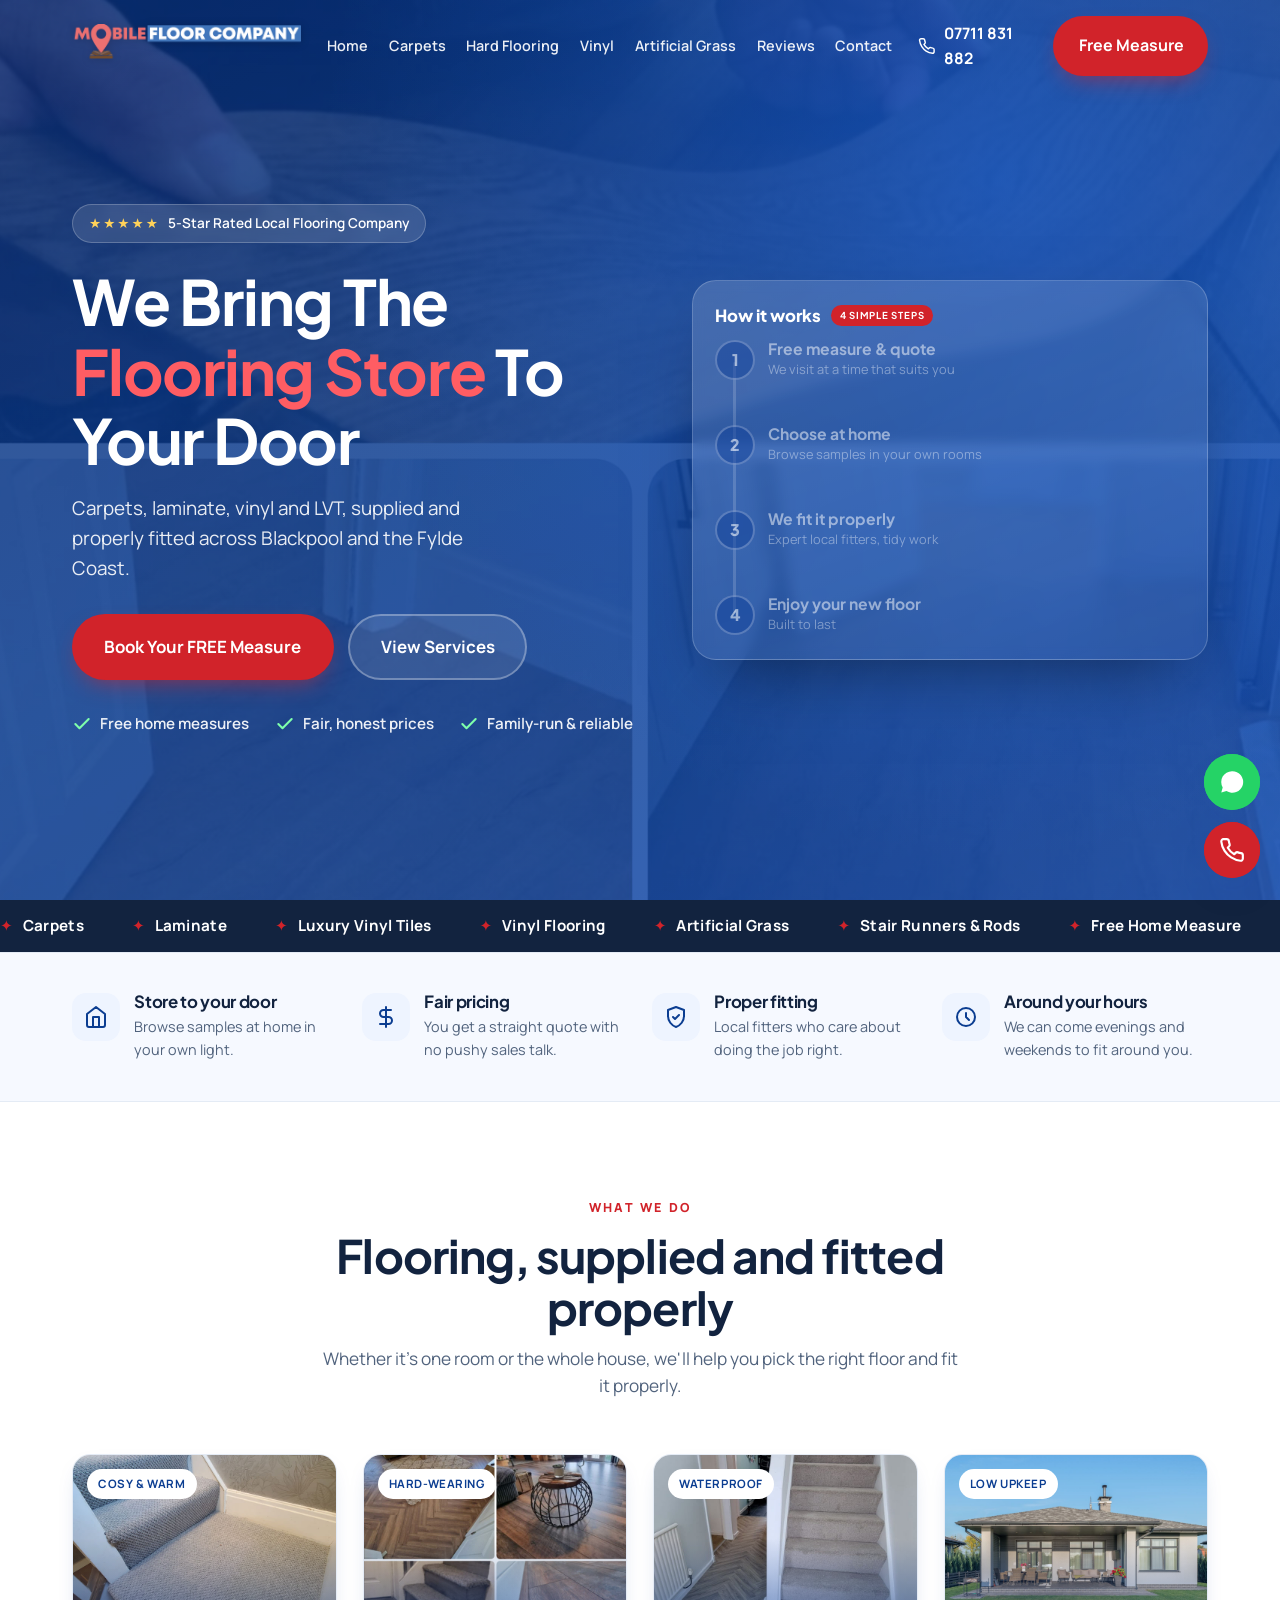
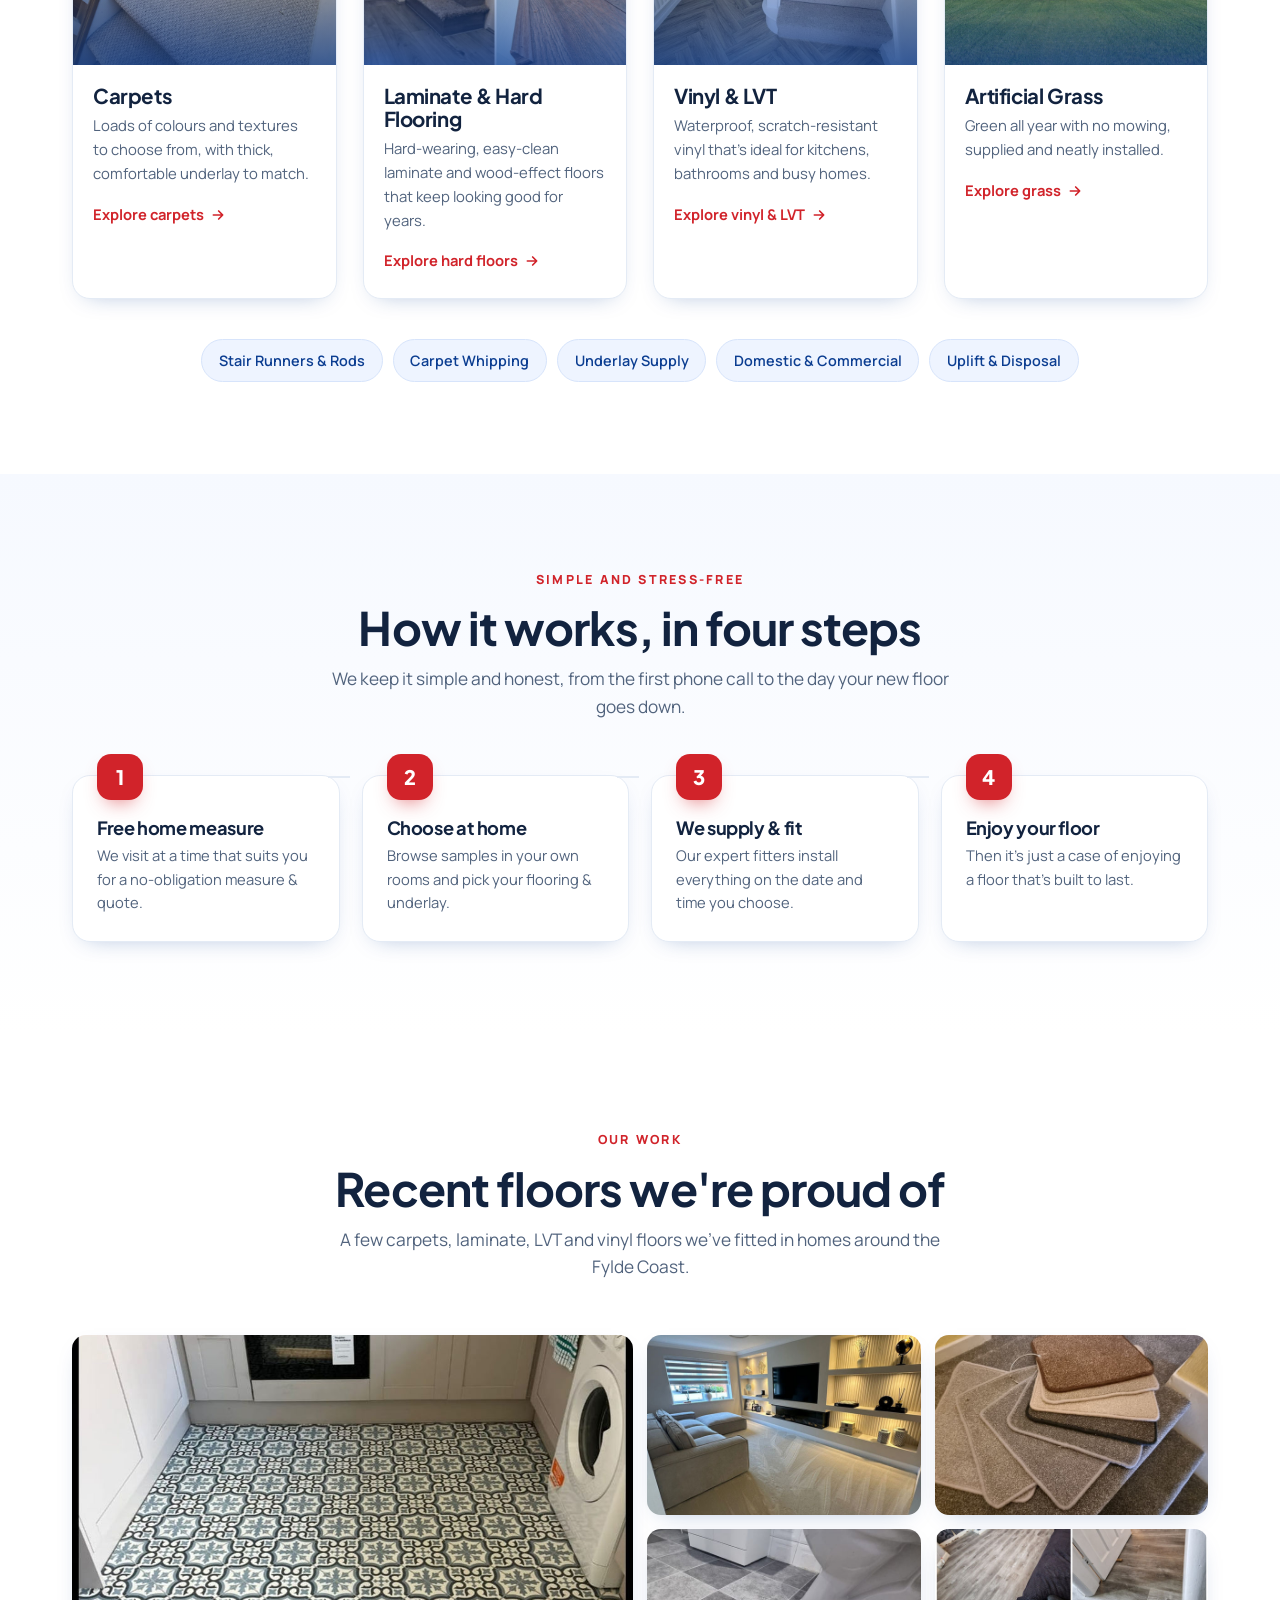
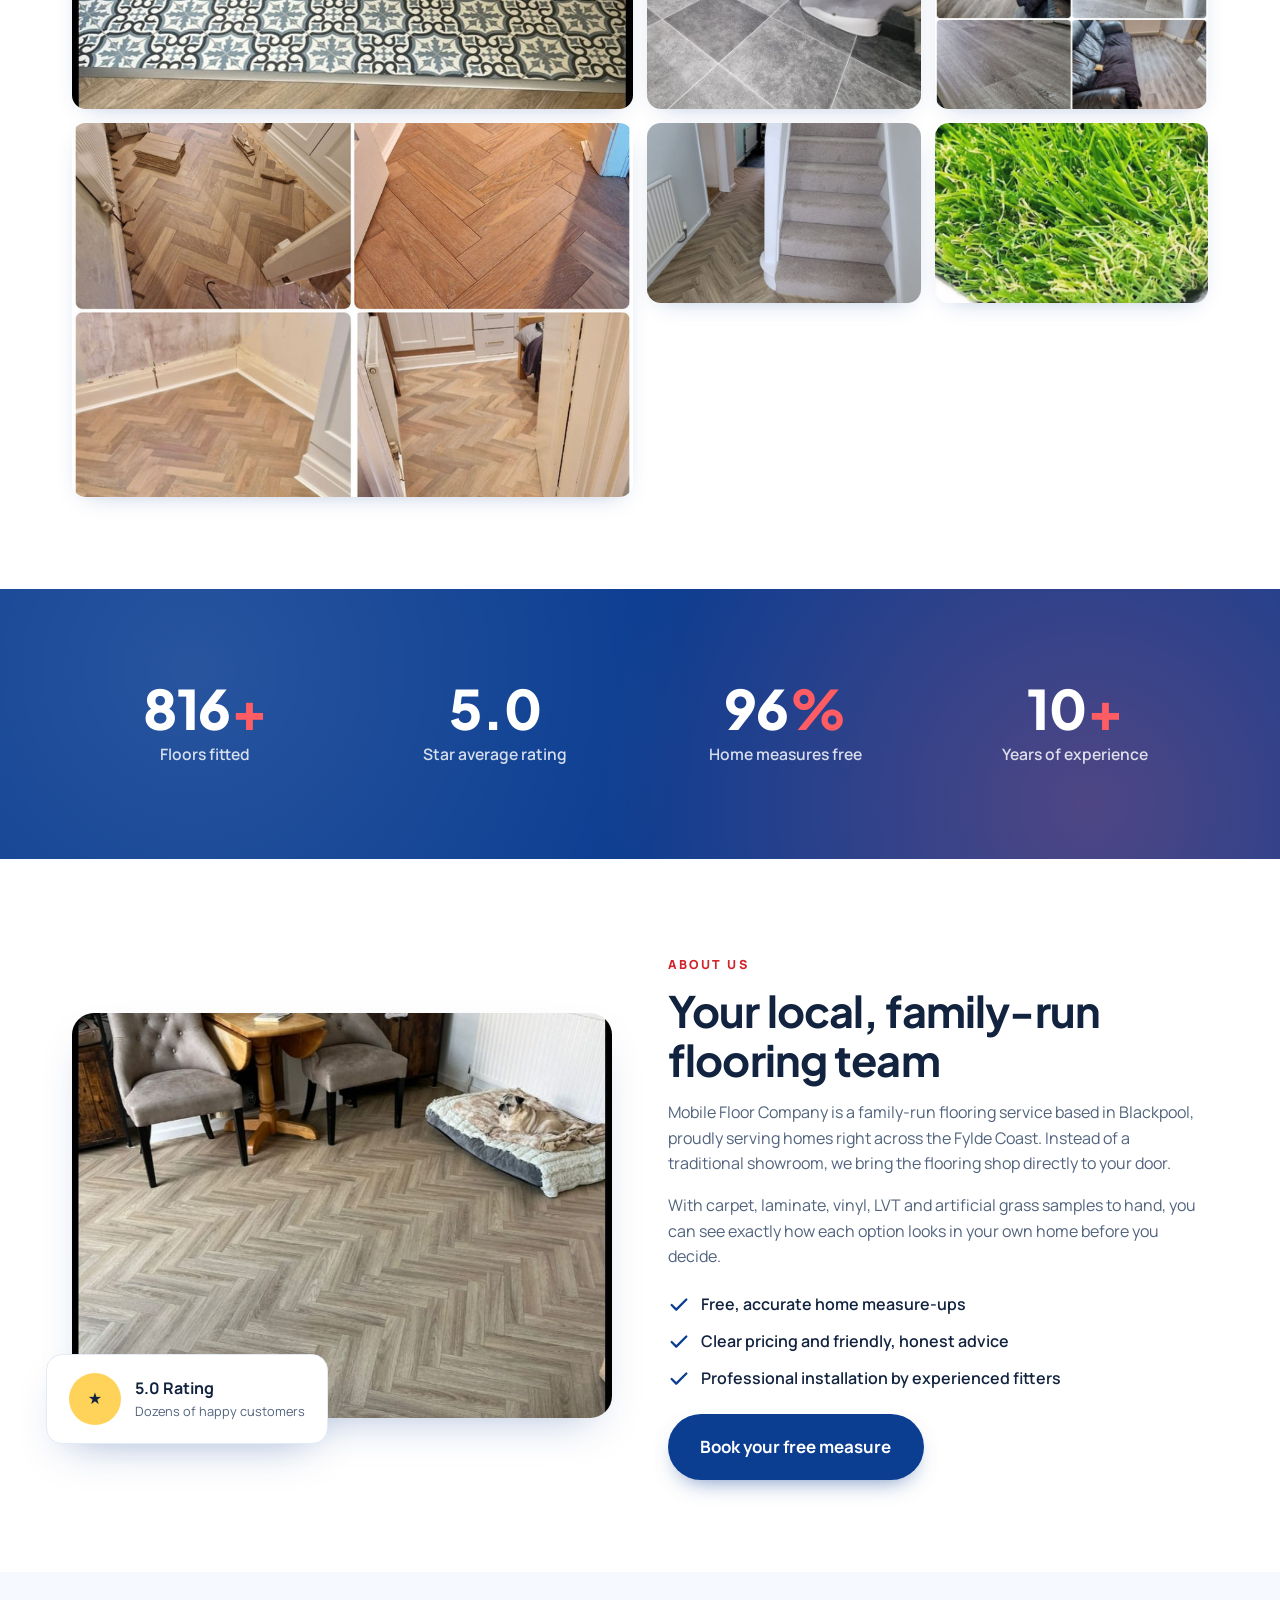
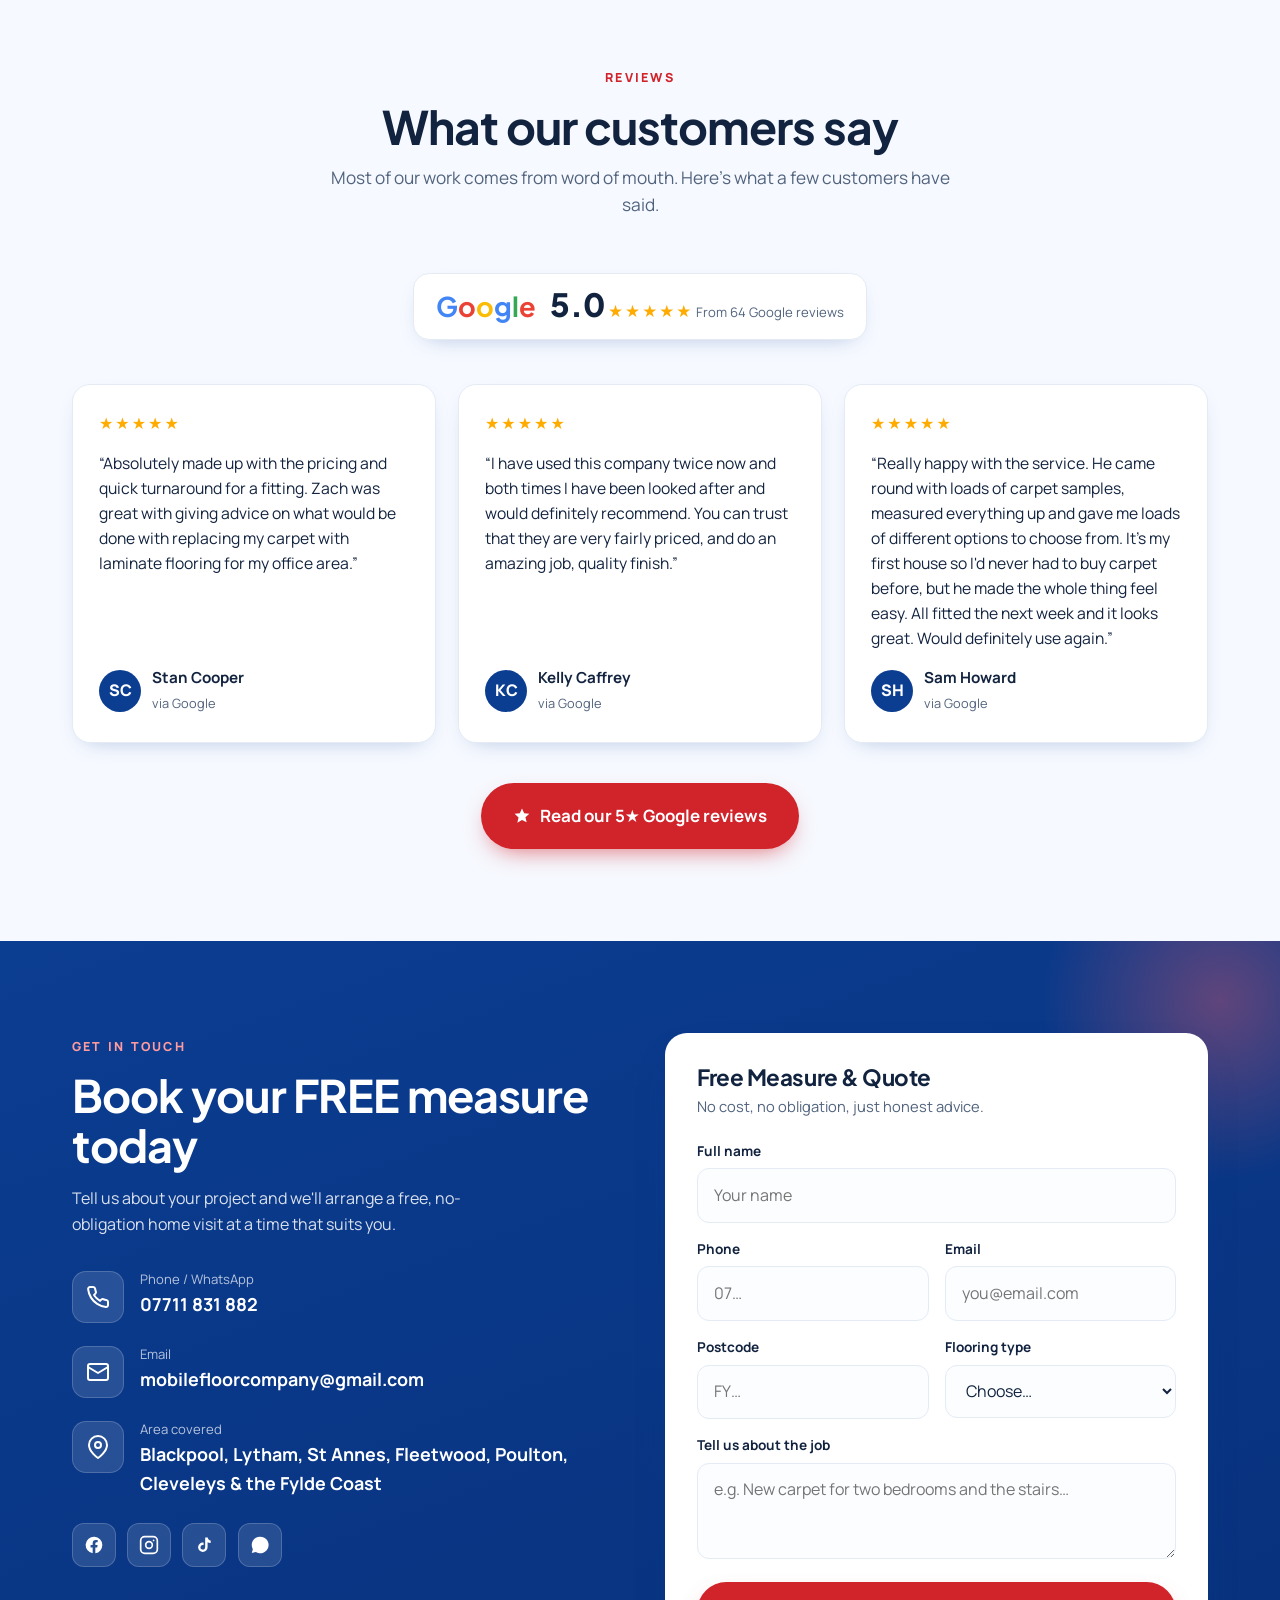
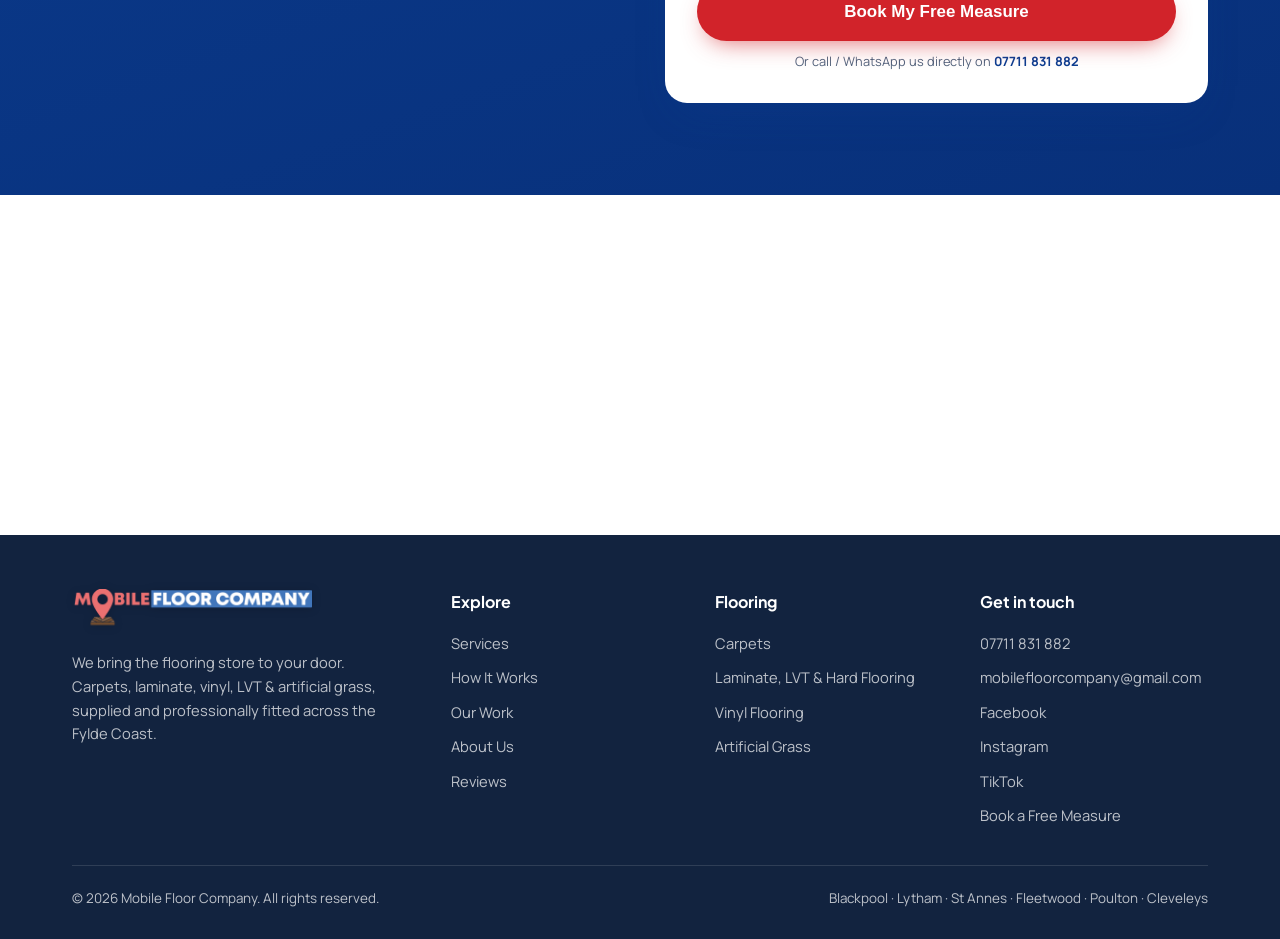
<file: index.html>
<!DOCTYPE html>
<html lang="en-GB">
<head>
<meta charset="UTF-8">
<meta name="viewport" content="width=device-width, initial-scale=1.0">
<title>Mobile Floor Company | Carpets, Laminate, Vinyl & LVT Fitted Across Blackpool & the Fylde Coast</title>
<meta name="description" content="We bring the flooring store to your door. Carpets, laminate, vinyl, LVT & artificial grass supplied and professionally fitted across Blackpool and the Fylde Coast. Free home measure, fair prices, 5-star rated.">
<meta property="og:title" content="Mobile Floor Company | We Bring The Flooring Store To Your Door">
<meta property="og:description" content="Carpets, laminate, vinyl & more, supplied and professionally fitted across Blackpool & the Fylde Coast. Free home measure. 5-star rated local flooring company.">
<meta property="og:type" content="website">
<link rel="preconnect" href="https://fonts.googleapis.com">
<link rel="preconnect" href="https://fonts.gstatic.com" crossorigin>
<link href="https://fonts.googleapis.com/css2?family=Manrope:wght@400;500;600;700;800&family=Plus+Jakarta+Sans:wght@600;700;800&display=swap" rel="stylesheet">
<link rel="icon" type="image/png" sizes="32x32" href="/favicon-32.png">
<link rel="icon" type="image/png" href="/favicon.png">
<link rel="apple-touch-icon" href="/apple-touch-icon.png">
<link rel="stylesheet" href="styles.css?v=5">
<script type="application/ld+json">{"@context": "https://schema.org", "@type": ["LocalBusiness", "HomeAndConstructionBusiness"], "name": "Mobile Floor Company", "image": "https://mobilefloorcompany.co.uk/images/logo.png", "url": "https://mobilefloorcompany.co.uk/", "telephone": "+447711831882", "email": "mobilefloorcompany@gmail.com", "priceRange": "££", "description": "Family-run flooring company supplying and fitting carpets, laminate, LVT, vinyl and artificial grass across Blackpool and the Fylde Coast. We bring samples to your door.", "areaServed": [{"@type": "City", "name": "Blackpool"}, "Lytham", "St Annes", "Fleetwood", "Poulton-le-Fylde", "Cleveleys", "Thornton", "Kirkham", "Fylde Coast"], "address": {"@type": "PostalAddress", "addressLocality": "Blackpool", "addressRegion": "Lancashire", "addressCountry": "GB"}, "geo": {"@type": "GeoCoordinates", "latitude": 53.8142, "longitude": -3.0557}, "sameAs": ["https://www.facebook.com/mobilefloorcompany", "https://www.instagram.com/mobilefloorcompany", "https://www.tiktok.com/@mobilefloorcompany"], "aggregateRating": {"@type": "AggregateRating", "ratingValue": "5.0", "reviewCount": "64"}}</script>
</head>
<body>

<!-- ============ HEADER ============ -->
<header id="header">
  <div class="container nav">
    <a href="#home" class="logo">
      <img src="images/logo.png" alt="Mobile Floor Company, Blackpool &amp; Fylde Coast" class="logo-img">
    </a>
    <nav class="nav-links"><a href="index.html#home">Home</a><a href="carpets.html">Carpets</a><a href="hard-flooring.html">Hard Flooring</a><a href="vinyl.html">Vinyl</a><a href="artificial-grass.html">Artificial Grass</a><a href="index.html#reviews">Reviews</a><a href="index.html#contact">Contact</a></nav>
    <div class="nav-cta">
      <a href="tel:07711831882" class="nav-phone">
        <svg viewBox="0 0 24 24" fill="none" stroke="currentColor" stroke-width="2" stroke-linecap="round" stroke-linejoin="round"><path d="M22 16.92v3a2 2 0 0 1-2.18 2 19.79 19.79 0 0 1-8.63-3.07 19.5 19.5 0 0 1-6-6 19.79 19.79 0 0 1-3.07-8.67A2 2 0 0 1 4.11 2h3a2 2 0 0 1 2 1.72c.13.96.36 1.9.7 2.81a2 2 0 0 1-.45 2.11L8.09 9.91a16 16 0 0 0 6 6l1.27-1.27a2 2 0 0 1 2.11-.45c.9.34 1.85.57 2.81.7A2 2 0 0 1 22 16.92z"/></svg>
        07711 831 882
      </a>
      <a href="#contact" class="btn btn-red">Free Measure</a>
    </div>
    <button class="burger" id="burger" aria-label="Open menu"><span></span><span></span><span></span></button>
  </div>
</header>

<!-- mobile nav -->
<div class="backdrop" id="backdrop"></div>
<nav class="mnav" id="mnav">
  <button class="mnav-close" id="mnavClose" aria-label="Close menu">&times;</button>
  <a href="index.html#home">Home</a><a href="carpets.html">Carpets</a><a href="hard-flooring.html">Hard Flooring</a><a href="vinyl.html">Vinyl</a><a href="artificial-grass.html">Artificial Grass</a><a href="index.html#reviews">Reviews</a><a href="index.html#contact">Contact</a>
  <a href="index.html#contact" class="btn btn-red">Book Free Measure</a>
  <a href="tel:07711831882" class="btn btn-ghost" style="justify-content:center;margin-top:.6rem">Call 07711 831 882</a>
</nav>

<!-- ============ HERO ============ -->
<section class="hero" id="home">
  <div class="hero-bg-img"></div>
  <div class="container">
    <div class="hero-copy">
      <span class="hero-badge"><span class="stars">★★★★★</span> 5-Star Rated Local Flooring Company</span>
      <h1>We Bring The <span class="accent">Flooring Store</span> To Your Door</h1>
      <p class="lead">Carpets, laminate, vinyl and LVT, supplied and properly fitted across Blackpool and the Fylde Coast.</p>
      <div class="hero-cta">
        <a href="#contact" class="btn btn-red btn-lg">Book Your FREE Measure</a>
        <a href="#services" class="btn btn-ghost btn-lg" style="background:rgba(255,255,255,.1);color:#fff;border-color:rgba(255,255,255,.3)">View Services</a>
      </div>
      <div class="hero-trust">
        <div><svg viewBox="0 0 24 24" fill="none" stroke="currentColor" stroke-width="2.5" stroke-linecap="round" stroke-linejoin="round"><path d="M20 6 9 17l-5-5"/></svg> Free home measures</div>
        <div><svg viewBox="0 0 24 24" fill="none" stroke="currentColor" stroke-width="2.5" stroke-linecap="round" stroke-linejoin="round"><path d="M20 6 9 17l-5-5"/></svg> Fair, honest prices</div>
        <div><svg viewBox="0 0 24 24" fill="none" stroke="currentColor" stroke-width="2.5" stroke-linecap="round" stroke-linejoin="round"><path d="M20 6 9 17l-5-5"/></svg> Family-run &amp; reliable</div>
      </div>
    </div>
    <div class="hero-visual">
      <div class="proc-card">
        <div class="proc-head">How it works <span class="badge">4 simple steps</span></div>
        <ul class="proc-steps">
          <span class="proc-line"></span>
          <li class="proc-step" style="--i:0"><span class="ps-dot">1</span><span class="ps-txt"><b>Free measure &amp; quote</b><span>We visit at a time that suits you</span></span></li>
          <li class="proc-step" style="--i:1"><span class="ps-dot">2</span><span class="ps-txt"><b>Choose at home</b><span>Browse samples in your own rooms</span></span></li>
          <li class="proc-step" style="--i:2"><span class="ps-dot">3</span><span class="ps-txt"><b>We fit it properly</b><span>Expert local fitters, tidy work</span></span></li>
          <li class="proc-step" style="--i:3"><span class="ps-dot">4</span><span class="ps-txt"><b>Enjoy your new floor</b><span>Built to last</span></span></li>
        </ul>
      </div>
    </div>
  </div>
</section>

<!-- ============ MARQUEE ============ -->
<div class="strip">
  <div class="track">
    <span>Carpets</span><span>Laminate</span><span>Luxury Vinyl Tiles</span><span>Vinyl Flooring</span><span>Artificial Grass</span><span>Stair Runners &amp; Rods</span><span>Free Home Measure</span>
    <span>Carpets</span><span>Laminate</span><span>Luxury Vinyl Tiles</span><span>Vinyl Flooring</span><span>Artificial Grass</span><span>Stair Runners &amp; Rods</span><span>Free Home Measure</span>
  </div>
</div>

<!-- ============ USP ============ -->
<section class="usp">
  <div class="container">
    <div class="usp-grid">
      <div class="usp-card reveal"><span class="usp-ic"><svg viewBox="0 0 24 24" fill="none" stroke="currentColor" stroke-width="2" stroke-linecap="round" stroke-linejoin="round"><path d="M3 9l9-7 9 7v11a2 2 0 0 1-2 2H5a2 2 0 0 1-2-2z"/><path d="M9 22V12h6v10"/></svg></span><div><h4>Store to your door</h4><p>Browse samples at home in your own light.</p></div></div>
      <div class="usp-card reveal d1"><span class="usp-ic"><svg viewBox="0 0 24 24" fill="none" stroke="currentColor" stroke-width="2" stroke-linecap="round" stroke-linejoin="round"><path d="M12 2v20M17 5H9.5a3.5 3.5 0 0 0 0 7h5a3.5 3.5 0 0 1 0 7H6"/></svg></span><div><h4>Fair pricing</h4><p>You get a straight quote with no pushy sales talk.</p></div></div>
      <div class="usp-card reveal d2"><span class="usp-ic"><svg viewBox="0 0 24 24" fill="none" stroke="currentColor" stroke-width="2" stroke-linecap="round" stroke-linejoin="round"><path d="M12 2 4 5v6c0 5 3.4 9.4 8 11 4.6-1.6 8-6 8-11V5z"/><path d="m9 12 2 2 4-4"/></svg></span><div><h4>Proper fitting</h4><p>Local fitters who care about doing the job right.</p></div></div>
      <div class="usp-card reveal d3"><span class="usp-ic"><svg viewBox="0 0 24 24" fill="none" stroke="currentColor" stroke-width="2" stroke-linecap="round" stroke-linejoin="round"><path d="M12 8v4l3 3"/><circle cx="12" cy="12" r="9"/></svg></span><div><h4>Around your hours</h4><p>We can come evenings and weekends to fit around you.</p></div></div>
    </div>
  </div>
</section>

<!-- ============ SERVICES ============ -->
<section class="pad" id="services">
  <div class="container">
    <div class="sec-head reveal">
      <span class="eyebrow">What We Do</span>
      <h2>Flooring, supplied and fitted properly</h2>
      <p>Whether it's one room or the whole house, we'll help you pick the right floor and fit it properly.</p>
    </div>
    <div class="services-grid">
      <article class="svc reveal">
        <div class="svc-img" style="background-image:url('images/carpet.jpg')"><span class="svc-tag">Cosy &amp; warm</span></div>
        <div class="svc-body"><h3>Carpets</h3><p>Loads of colours and textures to choose from, with thick, comfortable underlay to match.</p><a class="svc-link" href="carpets.html">Explore carpets <svg viewBox="0 0 24 24" fill="none" stroke="currentColor" stroke-width="2.5" stroke-linecap="round" stroke-linejoin="round"><path d="M5 12h14M13 6l6 6-6 6"/></svg></a></div>
      </article>
      <article class="svc reveal d1">
        <div class="svc-img" style="background-image:url('images/laminate.jpeg')"><span class="svc-tag">Hard-wearing</span></div>
        <div class="svc-body"><h3>Laminate &amp; Hard Flooring</h3><p>Hard-wearing, easy-clean laminate and wood-effect floors that keep looking good for years.</p><a class="svc-link" href="hard-flooring.html">Explore hard floors <svg viewBox="0 0 24 24" fill="none" stroke="currentColor" stroke-width="2.5" stroke-linecap="round" stroke-linejoin="round"><path d="M5 12h14M13 6l6 6-6 6"/></svg></a></div>
      </article>
      <article class="svc reveal d2">
        <div class="svc-img" style="background-image:url('images/vinyl.jpeg')"><span class="svc-tag">Waterproof</span></div>
        <div class="svc-body"><h3>Vinyl &amp; LVT</h3><p>Waterproof, scratch-resistant vinyl that's ideal for kitchens, bathrooms and busy homes.</p><a class="svc-link" href="vinyl.html">Explore vinyl &amp; LVT <svg viewBox="0 0 24 24" fill="none" stroke="currentColor" stroke-width="2.5" stroke-linecap="round" stroke-linejoin="round"><path d="M5 12h14M13 6l6 6-6 6"/></svg></a></div>
      </article>
      <article class="svc reveal d3">
        <div class="svc-img" style="background-image:url('images/grass.jpeg')"><span class="svc-tag">Low upkeep</span></div>
        <div class="svc-body"><h3>Artificial Grass</h3><p>Green all year with no mowing, supplied and neatly installed.</p><a class="svc-link" href="artificial-grass.html">Explore grass <svg viewBox="0 0 24 24" fill="none" stroke="currentColor" stroke-width="2.5" stroke-linecap="round" stroke-linejoin="round"><path d="M5 12h14M13 6l6 6-6 6"/></svg></a></div>
      </article>
    </div>
    <div class="svc-extra reveal">
      <span class="chip">Stair Runners &amp; Rods</span>
      <span class="chip">Carpet Whipping</span>
      <span class="chip">Underlay Supply</span>
      <span class="chip">Domestic &amp; Commercial</span>
      <span class="chip">Uplift &amp; Disposal</span>
    </div>
  </div>
</section>

<!-- ============ PROCESS ============ -->
<section class="pad process" id="process">
  <div class="container">
    <div class="sec-head reveal">
      <span class="eyebrow">Simple and stress-free</span>
      <h2>How it works, in four steps</h2>
      <p>We keep it simple and honest, from the first phone call to the day your new floor goes down.</p>
    </div>
    <div class="steps">
      <div class="step reveal"><span class="num">1</span><span class="line"></span><h4>Free home measure</h4><p>We visit at a time that suits you for a no-obligation measure &amp; quote.</p></div>
      <div class="step reveal d1"><span class="num">2</span><span class="line"></span><h4>Choose at home</h4><p>Browse samples in your own rooms and pick your flooring &amp; underlay.</p></div>
      <div class="step reveal d2"><span class="num">3</span><span class="line"></span><h4>We supply &amp; fit</h4><p>Our expert fitters install everything on the date and time you choose.</p></div>
      <div class="step reveal d3"><span class="num">4</span><h4>Enjoy your floor</h4><p>Then it's just a case of enjoying a floor that's built to last.</p></div>
    </div>
  </div>
</section>

<!-- ============ GALLERY ============ -->
<section class="pad" id="work">
  <div class="container">
    <div class="sec-head reveal">
      <span class="eyebrow">Our Work</span>
      <h2>Recent floors we're proud of</h2>
      <p>A few carpets, laminate, LVT and vinyl floors we've fitted in homes around the Fylde Coast.</p>
    </div>
    <div class="gallery-grid">
      <div class="g-item big reveal"><img src="images/kitchen-vinyl.jpeg" alt="Kitchen with new vinyl flooring" loading="lazy"></div>
      <div class="g-item reveal d1"><img src="images/saxony-carpet.jpg" alt="Soft Saxony carpet" loading="lazy"></div>
      <div class="g-item reveal d2"><img src="images/twist-carpet.jpg" alt="Twist pile carpet" loading="lazy"></div>
      <div class="g-item reveal d1"><img src="images/bathroom-vinyl.jpeg" alt="Bathroom vinyl flooring" loading="lazy"></div>
      <div class="g-item reveal d2"><img src="images/spc-floor.jpeg" alt="SPC flooring" loading="lazy"></div>
      <div class="g-item big reveal d1"><img src="images/engineered-wood.jpeg" alt="Engineered wood flooring" loading="lazy"></div>
      <div class="g-item reveal d2"><img src="images/hallway-vinyl.jpeg" alt="Hallway vinyl flooring" loading="lazy"></div>
      <div class="g-item reveal d3"><img src="images/artificial-grass.jpeg" alt="Artificial grass garden" loading="lazy"></div>
    </div>
  </div>
</section>

<!-- ============ STATS ============ -->
<section class="pad stats">
  <div class="container">
    <div class="stats-grid">
      <div class="stat reveal"><div class="n" data-count="1000"><span class="plus">+</span></div><p>Floors fitted</p></div>
      <div class="stat reveal d1"><div class="n" data-count="5"><span class="star"></span></div><p>Star average rating</p></div>
      <div class="stat reveal d2"><div class="n" data-count="100"><span class="plus">%</span></div><p>Home measures free</p></div>
      <div class="stat reveal d3"><div class="n" data-count="10"><span class="plus">+</span></div><p>Years of experience</p></div>
    </div>
  </div>
</section>

<!-- ============ ABOUT ============ -->
<section class="pad" id="about">
  <div class="container about-wrap">
    <div class="about-media reveal">
      <div class="photo" style="background-image:url('images/about-vinyl.jpeg')"></div>
      <div class="about-float">
        <span class="ring">★</span>
        <div><b>5.0 Rating</b><small>Dozens of happy customers</small></div>
      </div>
    </div>
    <div class="about-text reveal d1">
      <span class="eyebrow">About Us</span>
      <h2>Your local, family-run flooring team</h2>
      <p>Mobile Floor Company is a family-run flooring service based in Blackpool, proudly serving homes right across the Fylde Coast. Instead of a traditional showroom, we bring the flooring shop directly to your door.</p>
      <p>With carpet, laminate, vinyl, LVT and artificial grass samples to hand, you can see exactly how each option looks in your own home before you decide.</p>
      <ul class="about-list">
        <li><svg viewBox="0 0 24 24" fill="none" stroke="currentColor" stroke-width="2.5" stroke-linecap="round" stroke-linejoin="round"><path d="M20 6 9 17l-5-5"/></svg> Free, accurate home measure-ups</li>
        <li><svg viewBox="0 0 24 24" fill="none" stroke="currentColor" stroke-width="2.5" stroke-linecap="round" stroke-linejoin="round"><path d="M20 6 9 17l-5-5"/></svg> Clear pricing and friendly, honest advice</li>
        <li><svg viewBox="0 0 24 24" fill="none" stroke="currentColor" stroke-width="2.5" stroke-linecap="round" stroke-linejoin="round"><path d="M20 6 9 17l-5-5"/></svg> Professional installation by experienced fitters</li>
      </ul>
      <a href="#contact" class="btn btn-blue btn-lg">Book your free measure</a>
    </div>
  </div>
</section>

<!-- ============ REVIEWS ============ -->
<section class="pad reviews" id="reviews">
  <div class="container">
    <div class="sec-head reveal">
      <span class="eyebrow">Reviews</span>
      <h2>What our customers say</h2>
      <p>Most of our work comes from word of mouth. Here's what a few customers have said.</p>
    </div>
    <div class="rev-top reveal">
      <div class="google-badge">
        <span class="g"><span class="b">G</span><span class="r">o</span><span class="y">o</span><span class="b">g</span><span class="g2">l</span><span class="r">e</span></span>
        <div>
          <span class="score">5.0</span>
          <span class="stars">★★★★★</span>
          <small>From 64 Google reviews</small>
        </div>
      </div>
    </div>
    <div class="rev-grid">
      <div class="rev reveal"><span class="stars">★★★★★</span><p>“Absolutely made up with the pricing and quick turnaround for a fitting. Zach was great with giving advice on what would be done with replacing my carpet with laminate flooring for my office area.”</p><div class="who"><span class="av">SC</span><div><b>Stan Cooper</b><small>via Google</small></div></div></div>
      <div class="rev reveal d1"><span class="stars">★★★★★</span><p>“I have used this company twice now and both times I have been looked after and would definitely recommend. You can trust that they are very fairly priced, and do an amazing job, quality finish.”</p><div class="who"><span class="av">KC</span><div><b>Kelly Caffrey</b><small>via Google</small></div></div></div>
      <div class="rev reveal d2"><span class="stars">★★★★★</span><p>“Really happy with the service. He came round with loads of carpet samples, measured everything up and gave me loads of different options to choose from. It's my first house so I'd never had to buy carpet before, but he made the whole thing feel easy. All fitted the next week and it looks great. Would definitely use again.”</p><div class="who"><span class="av">SH</span><div><b>Sam Howard</b><small>via Google</small></div></div></div>
    </div>
    <div class="rev-cta reveal">
      <a href="https://www.google.com/search?q=Mobile+Floor+Company+Blackpool+Reviews#lrd=0x8500faa5a9f63ab:0x644bbce298da9f08,1,,,," target="_blank" rel="noopener" class="btn btn-red btn-lg">
        <svg viewBox="0 0 24 24" fill="currentColor"><path d="M12 2l2.9 6.3 6.9.6-5.2 4.6 1.6 6.8L12 17.3 5.8 20.9l1.6-6.8L2.2 8.9l6.9-.6z"/></svg>
        Read our 5★ Google reviews
      </a>
    </div>
  </div>
</section>

<!-- ============ CONTACT ============ -->
<section class="pad contact" id="contact">
  <div class="container contact-wrap">
    <div class="contact-info reveal">
      <span class="eyebrow" style="color:#ff9a9e">Get In Touch</span>
      <h2>Book your FREE measure today</h2>
      <p class="sub">Tell us about your project and we'll arrange a free, no-obligation home visit at a time that suits you.</p>
      <div class="ci-item">
        <span class="ci-ic"><svg viewBox="0 0 24 24" fill="none" stroke="currentColor" stroke-width="2" stroke-linecap="round" stroke-linejoin="round"><path d="M22 16.92v3a2 2 0 0 1-2.18 2 19.79 19.79 0 0 1-8.63-3.07 19.5 19.5 0 0 1-6-6 19.79 19.79 0 0 1-3.07-8.67A2 2 0 0 1 4.11 2h3a2 2 0 0 1 2 1.72c.13.96.36 1.9.7 2.81a2 2 0 0 1-.45 2.11L8.09 9.91a16 16 0 0 0 6 6l1.27-1.27a2 2 0 0 1 2.11-.45c.9.34 1.85.57 2.81.7A2 2 0 0 1 22 16.92z"/></svg></span>
        <div><small>Phone / WhatsApp</small><b><a href="tel:07711831882">07711 831 882</a></b></div>
      </div>
      <div class="ci-item">
        <span class="ci-ic"><svg viewBox="0 0 24 24" fill="none" stroke="currentColor" stroke-width="2" stroke-linecap="round" stroke-linejoin="round"><rect x="2" y="4" width="20" height="16" rx="2"/><path d="m22 7-10 6L2 7"/></svg></span>
        <div><small>Email</small><b><a href="mailto:mobilefloorcompany@gmail.com">mobilefloorcompany@gmail.com</a></b></div>
      </div>
      <div class="ci-item">
        <span class="ci-ic"><svg viewBox="0 0 24 24" fill="none" stroke="currentColor" stroke-width="2" stroke-linecap="round" stroke-linejoin="round"><path d="M21 10c0 7-9 13-9 13s-9-6-9-13a9 9 0 0 1 18 0z"/><circle cx="12" cy="10" r="3"/></svg></span>
        <div><small>Area covered</small><b>Blackpool, Lytham, St Annes, Fleetwood, Poulton, Cleveleys &amp; the Fylde Coast</b></div>
      </div>
      <div class="socials">
        <a href="https://www.facebook.com/mobilefloorcompany" target="_blank" rel="noopener" aria-label="Facebook"><svg viewBox="0 0 24 24" fill="currentColor"><path d="M22 12a10 10 0 1 0-11.6 9.9v-7H7.9V12h2.5V9.8c0-2.5 1.5-3.9 3.8-3.9 1.1 0 2.2.2 2.2.2v2.5h-1.2c-1.2 0-1.6.8-1.6 1.6V12h2.7l-.4 2.9h-2.3v7A10 10 0 0 0 22 12z"/></svg></a>
        <a href="https://www.instagram.com/mobilefloorcompany" target="_blank" rel="noopener" aria-label="Instagram"><svg viewBox="0 0 24 24" fill="none" stroke="currentColor" stroke-width="2" stroke-linecap="round" stroke-linejoin="round"><rect x="2" y="2" width="20" height="20" rx="5"/><circle cx="12" cy="12" r="4"/><line x1="17.5" y1="6.5" x2="17.51" y2="6.5"/></svg></a>
        <a href="https://www.tiktok.com/@mobilefloorcompany" target="_blank" rel="noopener" aria-label="TikTok"><svg viewBox="0 0 24 24" fill="currentColor"><path d="M16.5 3c.3 2 1.6 3.4 3.5 3.6v2.9c-1.3.1-2.6-.2-3.7-.9v6.1a5.7 5.7 0 1 1-5.7-5.7c.3 0 .6 0 .9.1v3a2.8 2.8 0 1 0 1.9 2.7V3h3.1z"/></svg></a>
        <a href="https://wa.me/447711831882" target="_blank" rel="noopener" aria-label="WhatsApp"><svg viewBox="0 0 24 24" fill="currentColor"><path d="M17.5 14.4c-.3-.2-1.7-.8-2-.9-.3-.1-.5-.2-.7.2-.2.3-.7.9-.9 1.1-.2.2-.3.2-.6.1-.3-.2-1.2-.5-2.3-1.4-.9-.8-1.4-1.7-1.6-2-.2-.3 0-.5.1-.6l.5-.5c.1-.2.2-.3.3-.5.1-.2 0-.4 0-.5s-.7-1.6-.9-2.2c-.2-.6-.5-.5-.7-.5h-.6c-.2 0-.5.1-.8.4-.3.3-1 1-1 2.5s1.1 2.9 1.2 3.1c.2.2 2.1 3.2 5.1 4.5.7.3 1.3.5 1.7.6.7.2 1.4.2 1.9.1.6-.1 1.7-.7 2-1.4.2-.7.2-1.2.2-1.4-.1-.1-.3-.2-.6-.3zM12 2a10 10 0 0 0-8.6 15l-1.3 4.7 4.8-1.3A10 10 0 1 0 12 2z"/></svg></a>
      </div>
    </div>
    <div class="form-card reveal d1">
      <form id="quoteForm" novalidate>
        <h3>Free Measure &amp; Quote</h3>
        <p class="fc-sub">No cost, no obligation, just honest advice.</p>
        <div class="field"><label for="name">Full name</label><input id="name" name="name" type="text" placeholder="Your name" required></div>
        <div class="row2">
          <div class="field"><label for="phone">Phone</label><input id="phone" name="phone" type="tel" placeholder="07…" required></div>
          <div class="field"><label for="email">Email</label><input id="email" name="email" type="email" placeholder="you@email.com"></div>
        </div>
        <div class="row2">
          <div class="field"><label for="postcode">Postcode</label><input id="postcode" name="postcode" type="text" placeholder="FY…"></div>
          <div class="field"><label for="service">Flooring type</label>
            <select id="service" name="service">
              <option value="">Choose…</option>
              <option>Carpets</option><option>Laminate / Hard flooring</option><option>Vinyl / LVT</option><option>Artificial grass</option><option>Stair runner / rods</option><option>Not sure yet</option>
            </select>
          </div>
        </div>
        <div class="field"><label for="msg">Tell us about the job</label><textarea id="msg" name="msg" placeholder="e.g. New carpet for two bedrooms and the stairs…"></textarea></div>
        <button type="submit" class="btn btn-red btn-lg" style="width:100%;justify-content:center">Book My Free Measure</button>
        <p class="form-note">Or call / WhatsApp us directly on <a href="tel:07711831882" style="color:var(--blue);font-weight:700">07711 831 882</a></p>
      </form>
      <div class="form-success" id="formSuccess">
        <div class="tick"><svg viewBox="0 0 24 24" fill="none" stroke="currentColor" stroke-width="2.5" stroke-linecap="round" stroke-linejoin="round"><path d="M20 6 9 17l-5-5"/></svg></div>
        <h3>Thank you!</h3>
        <p class="fc-sub">Your request has been noted. We'll be in touch very soon to arrange your free measure.</p>
      </div>
    </div>
  </div>
</section>

<!-- ============ FOOTER ============ -->
<section class="map-strip"><iframe title="Mobile Floor Company, Blackpool service area" src="https://www.google.com/maps?q=Mobile+Floor+Company+Blackpool&output=embed" loading="lazy" referrerpolicy="no-referrer-when-downgrade"></iframe></section>
<footer>
  <div class="container">
    <div class="foot-grid">
      <div class="foot-brand">
        <a href="#home" class="logo">
          <img src="images/logo.png" alt="Mobile Floor Company" class="logo-img" style="height:46px">
        </a>
        <p>We bring the flooring store to your door. Carpets, laminate, vinyl, LVT &amp; artificial grass, supplied and professionally fitted across the Fylde Coast.</p>
      </div>
      <div>
        <h5>Explore</h5>
        <ul>
          <li><a href="#services">Services</a></li>
          <li><a href="#process">How It Works</a></li>
          <li><a href="#work">Our Work</a></li>
          <li><a href="#about">About Us</a></li>
          <li><a href="#reviews">Reviews</a></li>
        </ul>
      </div>
      <div>
        <h5>Flooring</h5>
        <ul><li><a href="carpets.html">Carpets</a></li><li><a href="hard-flooring.html">Laminate, LVT &amp; Hard Flooring</a></li><li><a href="vinyl.html">Vinyl Flooring</a></li><li><a href="artificial-grass.html">Artificial Grass</a></li></ul>
      </div>
      <div>
        <h5>Get in touch</h5>
        <ul>
          <li><a href="tel:07711831882">07711 831 882</a></li>
          <li><a href="mailto:mobilefloorcompany@gmail.com">mobilefloorcompany@gmail.com</a></li>
          <li><a href="https://www.facebook.com/mobilefloorcompany" target="_blank" rel="noopener">Facebook</a></li><li><a href="https://www.instagram.com/mobilefloorcompany" target="_blank" rel="noopener">Instagram</a></li><li><a href="https://www.tiktok.com/@mobilefloorcompany" target="_blank" rel="noopener">TikTok</a></li>
          <li><a href="#contact">Book a Free Measure</a></li>
        </ul>
      </div>
    </div>
    <div class="foot-bottom">
      <span>© <span id="yr"></span> Mobile Floor Company. All rights reserved.</span>
      <span>Blackpool · Lytham · St Annes · Fleetwood · Poulton · Cleveleys</span>
    </div>
  </div>
</footer>

<!-- ============ FLOATING BUTTONS ============ -->
<div class="fab">
  <a href="https://wa.me/447711831882" class="wa" target="_blank" rel="noopener" aria-label="WhatsApp us"><svg viewBox="0 0 24 24" fill="currentColor"><path d="M17.5 14.4c-.3-.2-1.7-.8-2-.9-.3-.1-.5-.2-.7.2-.2.3-.7.9-.9 1.1-.2.2-.3.2-.6.1-.3-.2-1.2-.5-2.3-1.4-.9-.8-1.4-1.7-1.6-2-.2-.3 0-.5.1-.6l.5-.5c.1-.2.2-.3.3-.5.1-.2 0-.4 0-.5s-.7-1.6-.9-2.2c-.2-.6-.5-.5-.7-.5h-.6c-.2 0-.5.1-.8.4-.3.3-1 1-1 2.5s1.1 2.9 1.2 3.1c.2.2 2.1 3.2 5.1 4.5.7.3 1.3.5 1.7.6.7.2 1.4.2 1.9.1.6-.1 1.7-.7 2-1.4.2-.7.2-1.2.2-1.4-.1-.1-.3-.2-.6-.3zM12 2a10 10 0 0 0-8.6 15l-1.3 4.7 4.8-1.3A10 10 0 1 0 12 2z"/></svg></a>
  <a href="tel:07711831882" class="call" aria-label="Call us"><svg viewBox="0 0 24 24" fill="none" stroke="currentColor" stroke-width="2" stroke-linecap="round" stroke-linejoin="round"><path d="M22 16.92v3a2 2 0 0 1-2.18 2 19.79 19.79 0 0 1-8.63-3.07 19.5 19.5 0 0 1-6-6 19.79 19.79 0 0 1-3.07-8.67A2 2 0 0 1 4.11 2h3a2 2 0 0 1 2 1.72c.13.96.36 1.9.7 2.81a2 2 0 0 1-.45 2.11L8.09 9.91a16 16 0 0 0 6 6l1.27-1.27a2 2 0 0 1 2.11-.45c.9.34 1.85.57 2.81.7A2 2 0 0 1 22 16.92z"/></svg></a>
</div>

<script>
// year
document.getElementById('yr').textContent=new Date().getFullYear();

// sticky header
const header=document.getElementById('header');
const onScroll=()=>header.classList.toggle('scrolled',window.scrollY>40);
onScroll();window.addEventListener('scroll',onScroll,{passive:true});

// mobile nav
const burger=document.getElementById('burger'),mnav=document.getElementById('mnav'),backdrop=document.getElementById('backdrop'),mnavClose=document.getElementById('mnavClose');
const openNav=()=>{mnav.classList.add('open');backdrop.classList.add('show')};
const closeNav=()=>{mnav.classList.remove('open');backdrop.classList.remove('show')};
burger.addEventListener('click',openNav);
mnavClose.addEventListener('click',closeNav);
backdrop.addEventListener('click',closeNav);
mnav.querySelectorAll('a').forEach(a=>a.addEventListener('click',closeNav));

// scroll reveal
const io=new IntersectionObserver((entries)=>{
  entries.forEach(e=>{if(e.isIntersecting){e.target.classList.add('in');io.unobserve(e.target);}});
},{threshold:.15});
document.querySelectorAll('.reveal').forEach(el=>io.observe(el));

// animated counters
const counters=document.querySelectorAll('[data-count]');
const cio=new IntersectionObserver((entries)=>{
  entries.forEach(e=>{
    if(!e.isIntersecting)return;
    const el=e.target,target=+el.dataset.count,suffix=el.querySelector('.plus,.star');
    const isStar=el.querySelector('.star');
    let cur=0;const step=Math.max(1,Math.ceil(target/60));
    const tick=()=>{
      cur+=step;if(cur>=target)cur=target;
      el.childNodes[0].nodeValue=isStar?cur.toFixed(1):cur.toLocaleString();
      if(cur<target)requestAnimationFrame(tick);
    };
    // ensure a leading text node exists
    if(el.childNodes.length===0||el.childNodes[0].nodeType!==3){el.insertBefore(document.createTextNode('0'),el.firstChild);}
    tick();cio.unobserve(el);
  });
},{threshold:.5});
counters.forEach(c=>cio.observe(c));

// form (demo submit - no backend)
const form=document.getElementById('quoteForm');
form.addEventListener('submit',async(ev)=>{
  ev.preventDefault();
  const name=document.getElementById('name'),phone=document.getElementById('phone');
  if(!name.value.trim()||!phone.value.trim()){
    [name,phone].forEach(f=>{if(!f.value.trim())f.style.borderColor='var(--red)';});
    return;
  }
  const btn=form.querySelector('button[type="submit"]');
  if(btn){btn.disabled=true;btn.textContent='Sending…';}
  const data=Object.fromEntries(new FormData(form).entries());
  data._subject='New enquiry from mobilefloorcompany.co.uk';
  data._template='table';
  data._captcha='false';
  try{
    await fetch('https://formsubmit.co/ajax/mobilefloorcompany@gmail.com',{
      method:'POST',
      headers:{'Content-Type':'application/json','Accept':'application/json'},
      body:JSON.stringify(data)
    });
  }catch(e){}
  form.style.display='none';
  document.getElementById('formSuccess').classList.add('show');
});

// live Google reviews: fills the review cards with the newest Google reviews and refreshes the rating badge.
// Served by stanworks.co.uk, which checks Google once a week (free); the static reviews stay as the fallback.
const fillReviewCard=(card,r)=>{
  const stars=Math.round(r.rating||5);
  card.querySelector('.stars').textContent='★'.repeat(stars)+'☆'.repeat(5-stars);
  card.querySelector('p').textContent=`“${r.text}”`;
  const av=card.querySelector('.av');
  av.textContent=r.name.split(/\s+/).map(w=>w[0]).join('').slice(0,2).toUpperCase();
  if(r.photo){const img=new Image();img.src=r.photo;img.alt='';img.referrerPolicy='no-referrer';av.replaceChildren(img);}
  const b=card.querySelector('.who b');
  b.textContent=r.name;
  if(r.url){const a=document.createElement('a');a.href=r.url;a.target='_blank';a.rel='noopener';a.textContent=r.name;b.replaceChildren(a);}
  card.querySelector('.who small').textContent=`Google review · ${r.when||'recently'}`;
};
fetch('https://www.stanworks.co.uk/api/reviews?place=mfc').then(r=>r.ok?r.json():null).then(d=>{
  if(!d?.live)return;
  const cards=[...document.querySelectorAll('.rev-grid .rev')];
  // only cards Google has a review for are replaced; any extra keep their static text
  d.reviews.slice(0,cards.length).forEach((r,i)=>fillReviewCard(cards[i],r));
  if(d.rating)document.querySelector('.google-badge .score').textContent=d.rating.toFixed(1);
  if(d.count)document.querySelector('.google-badge small').textContent=`From ${d.count} Google reviews`;
}).catch(()=>{});
</script>
</body>
</html>
</file>
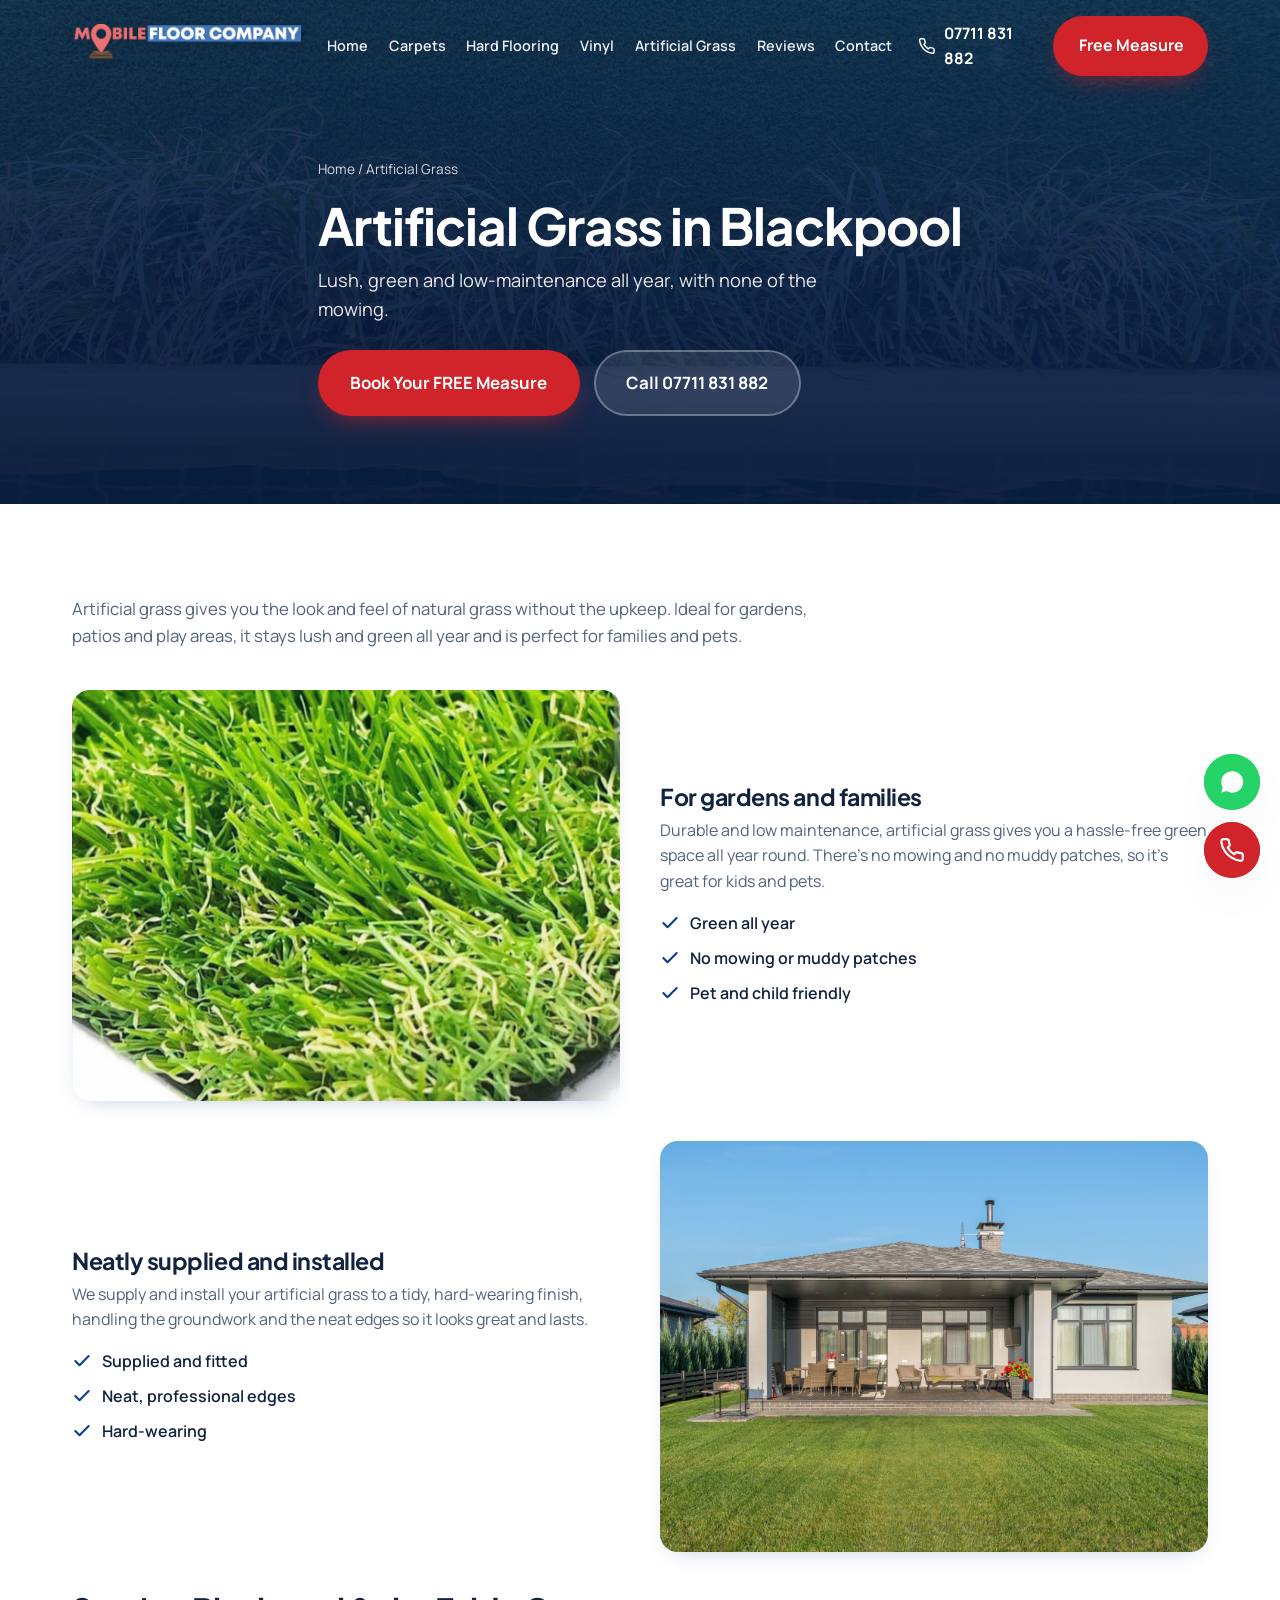
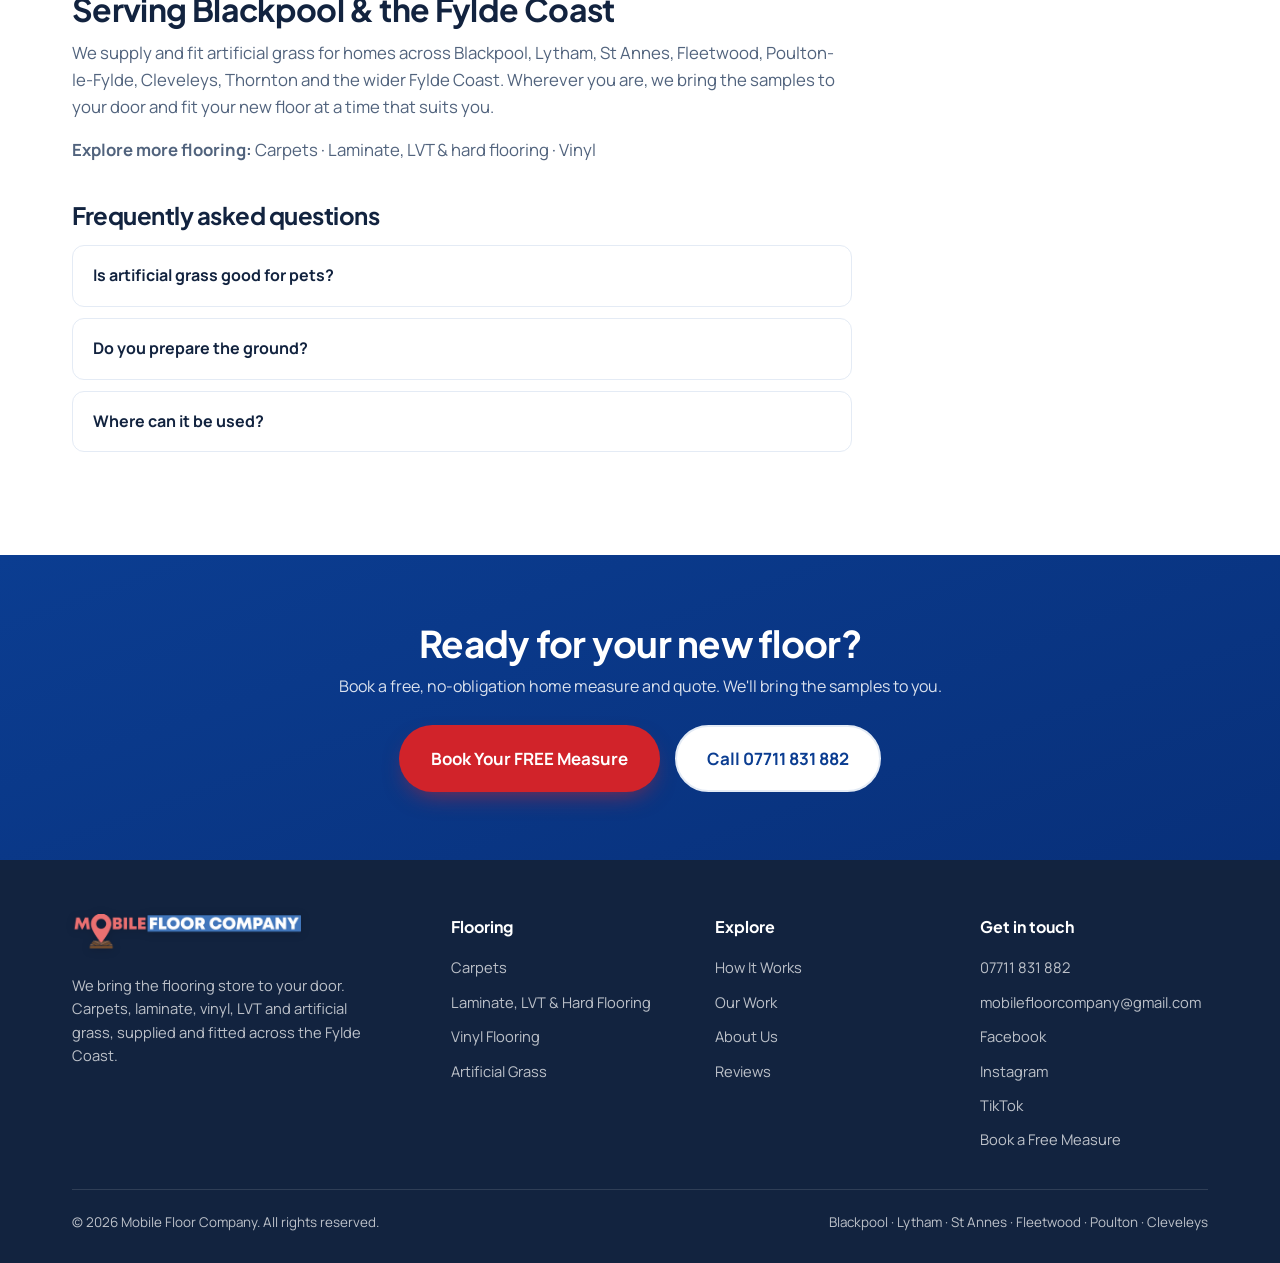
<file: artificial-grass.html>
<!DOCTYPE html>
<html lang="en-GB">
<head>
<meta charset="UTF-8">
<meta name="viewport" content="width=device-width, initial-scale=1.0">
<title>Artificial Grass Supply &amp; Installation in Blackpool | Mobile Floor Company</title>
<meta name="description" content="Artificial grass supplied and installed across Blackpool &amp; the Fylde Coast. Lush, low-maintenance greenery all year with no mowing. Free measure and quote, call 07711 831 882.">
<link rel="canonical" href="https://mobilefloorcompany.co.uk/artificial-grass.html">
<meta property="og:title" content="Artificial Grass Supply &amp; Installation in Blackpool | Mobile Floor Company">
<meta property="og:description" content="Artificial grass supplied and installed across Blackpool &amp; the Fylde Coast. Lush, low-maintenance greenery all year with no mowing. Free measure and quote, call 07711 831 882.">
<meta property="og:type" content="website">
<meta property="og:image" content="https://mobilefloorcompany.co.uk/images/grass-hero.jpg">
<link rel="preconnect" href="https://fonts.googleapis.com">
<link rel="preconnect" href="https://fonts.gstatic.com" crossorigin>
<link href="https://fonts.googleapis.com/css2?family=Manrope:wght@400;500;600;700;800&family=Plus+Jakarta+Sans:wght@600;700;800&display=swap" rel="stylesheet">
<link rel="icon" type="image/png" sizes="32x32" href="/favicon-32.png">
<link rel="icon" type="image/png" href="/favicon.png">
<link rel="apple-touch-icon" href="/apple-touch-icon.png">
<link rel="stylesheet" href="styles.css?v=5">
<script type="application/ld+json">{"@context": "https://schema.org", "@type": "Service", "serviceType": "Artificial grass installation", "name": "Artificial Grass in Blackpool", "areaServed": ["Blackpool", "Lytham", "St Annes", "Fleetwood", "Poulton-le-Fylde", "Cleveleys", "Thornton", "Fylde Coast"], "url": "https://mobilefloorcompany.co.uk/artificial-grass.html", "provider": {"@type": "LocalBusiness", "name": "Mobile Floor Company", "telephone": "+447711831882", "url": "https://mobilefloorcompany.co.uk/"}}</script>
<script type="application/ld+json">{"@context": "https://schema.org", "@type": "BreadcrumbList", "itemListElement": [{"@type": "ListItem", "position": 1, "name": "Home", "item": "https://mobilefloorcompany.co.uk/"}, {"@type": "ListItem", "position": 2, "name": "Artificial Grass", "item": "https://mobilefloorcompany.co.uk/artificial-grass.html"}]}</script>
<script type="application/ld+json">{"@context": "https://schema.org", "@type": "FAQPage", "mainEntity": [{"@type": "Question", "name": "Is artificial grass good for pets?", "acceptedAnswer": {"@type": "Answer", "text": "Yes, it's hard-wearing, easy to rinse down and stays mud-free, so it's great for dogs and children."}}, {"@type": "Question", "name": "Do you prepare the ground?", "acceptedAnswer": {"@type": "Answer", "text": "Yes, we handle the groundwork and install the grass to a tidy, durable finish."}}, {"@type": "Question", "name": "Where can it be used?", "acceptedAnswer": {"@type": "Answer", "text": "Gardens, patios, balconies, play areas and more."}}]}</script>
</head>
<body>
<header id="header">
  <div class="container nav">
    <a href="index.html#home" class="logo"><img src="images/logo.png" alt="Mobile Floor Company" class="logo-img"></a>
    <nav class="nav-links"><a href="index.html#home">Home</a><a href="carpets.html">Carpets</a><a href="hard-flooring.html">Hard Flooring</a><a href="vinyl.html">Vinyl</a><a href="artificial-grass.html">Artificial Grass</a><a href="index.html#reviews">Reviews</a><a href="index.html#contact">Contact</a></nav>
    <div class="nav-cta">
      <a href="tel:07711831882" class="nav-phone"><svg viewBox="0 0 24 24" fill="none" stroke="currentColor" stroke-width="2" stroke-linecap="round" stroke-linejoin="round"><path d="M22 16.92v3a2 2 0 0 1-2.18 2 19.79 19.79 0 0 1-8.63-3.07 19.5 19.5 0 0 1-6-6 19.79 19.79 0 0 1-3.07-8.67A2 2 0 0 1 4.11 2h3a2 2 0 0 1 2 1.72c.13.96.36 1.9.7 2.81a2 2 0 0 1-.45 2.11L8.09 9.91a16 16 0 0 0 6 6l1.27-1.27a2 2 0 0 1 2.11-.45c.9.34 1.85.57 2.81.7A2 2 0 0 1 22 16.92z"/></svg> 07711 831 882</a>
      <a href="index.html#contact" class="btn btn-red">Free Measure</a>
    </div>
    <button class="burger" id="burger" aria-label="Open menu"><span></span><span></span><span></span></button>
  </div>
</header>
<div class="backdrop" id="backdrop"></div>
<nav class="mnav" id="mnav">
  <button class="mnav-close" id="mnavClose" aria-label="Close menu">&times;</button>
<a href="index.html#home">Home</a><a href="carpets.html">Carpets</a><a href="hard-flooring.html">Hard Flooring</a><a href="vinyl.html">Vinyl</a><a href="artificial-grass.html">Artificial Grass</a><a href="index.html#reviews">Reviews</a><a href="index.html#contact">Contact</a>  <a href="index.html#contact" class="btn btn-red">Book Free Measure</a>
  <a href="tel:07711831882" class="btn btn-ghost" style="justify-content:center;margin-top:.6rem">Call 07711 831 882</a>
</nav>
<section class="page-hero">
  <div class="ph-bg" style="background-image:url('images/grass-hero.jpg')"></div>
  <div class="container">
    <div class="breadcrumb"><a href="index.html#home">Home</a> / Artificial Grass</div>
    <h1>Artificial Grass in Blackpool</h1>
    <p>Lush, green and low-maintenance all year, with none of the mowing.</p>
    <div class="hero-cta"><a href="index.html#contact" class="btn btn-red btn-lg">Book Your FREE Measure</a><a href="tel:07711831882" class="btn btn-ghost btn-lg" style="background:rgba(255,255,255,.1);color:#fff;border-color:rgba(255,255,255,.3)">Call 07711 831 882</a></div>
  </div>
</section>
<section class="pad"><div class="container">
  <div class="prose reveal"><p>Artificial grass gives you the look and feel of natural grass without the upkeep. Ideal for gardens, patios and play areas, it stays lush and green all year and is perfect for families and pets.</p></div>
<div class="feature-row reveal"><div class="fr-img" style="background-image:url('images/artificial-grass.jpeg')"></div><div class="fr-txt"><h3>For gardens and families</h3><p>Durable and low maintenance, artificial grass gives you a hassle-free green space all year round. There&#x27;s no mowing and no muddy patches, so it&#x27;s great for kids and pets.</p><ul class="feature-list"><li><svg viewBox="0 0 24 24" fill="none" stroke="currentColor" stroke-width="2.5" stroke-linecap="round" stroke-linejoin="round"><path d="M20 6 9 17l-5-5"/></svg> Green all year</li><li><svg viewBox="0 0 24 24" fill="none" stroke="currentColor" stroke-width="2.5" stroke-linecap="round" stroke-linejoin="round"><path d="M20 6 9 17l-5-5"/></svg> No mowing or muddy patches</li><li><svg viewBox="0 0 24 24" fill="none" stroke="currentColor" stroke-width="2.5" stroke-linecap="round" stroke-linejoin="round"><path d="M20 6 9 17l-5-5"/></svg> Pet and child friendly</li></ul></div></div>
<div class="feature-row flip reveal"><div class="fr-img" style="background-image:url('images/grass.jpeg')"></div><div class="fr-txt"><h3>Neatly supplied and installed</h3><p>We supply and install your artificial grass to a tidy, hard-wearing finish, handling the groundwork and the neat edges so it looks great and lasts.</p><ul class="feature-list"><li><svg viewBox="0 0 24 24" fill="none" stroke="currentColor" stroke-width="2.5" stroke-linecap="round" stroke-linejoin="round"><path d="M20 6 9 17l-5-5"/></svg> Supplied and fitted</li><li><svg viewBox="0 0 24 24" fill="none" stroke="currentColor" stroke-width="2.5" stroke-linecap="round" stroke-linejoin="round"><path d="M20 6 9 17l-5-5"/></svg> Neat, professional edges</li><li><svg viewBox="0 0 24 24" fill="none" stroke="currentColor" stroke-width="2.5" stroke-linecap="round" stroke-linejoin="round"><path d="M20 6 9 17l-5-5"/></svg> Hard-wearing</li></ul></div></div>
<div class="prose reveal" style="margin-top:2.4rem"><h2>Serving Blackpool &amp; the Fylde Coast</h2><p>We supply and fit artificial grass for homes across Blackpool, Lytham, St Annes, Fleetwood, Poulton-le-Fylde, Cleveleys, Thornton and the wider Fylde Coast. Wherever you are, we bring the samples to your door and fit your new floor at a time that suits you.</p><p><strong>Explore more flooring:</strong> <a href="carpets.html">Carpets</a> &middot; <a href="hard-flooring.html">Laminate, LVT &amp; hard flooring</a> &middot; <a href="vinyl.html">Vinyl</a></p></div>
  <h2 class="reveal" style="margin-top:2.4rem">Frequently asked questions</h2>
<div class="faq reveal"><details><summary>Is artificial grass good for pets?</summary><p>Yes, it&#x27;s hard-wearing, easy to rinse down and stays mud-free, so it&#x27;s great for dogs and children.</p></details><details><summary>Do you prepare the ground?</summary><p>Yes, we handle the groundwork and install the grass to a tidy, durable finish.</p></details><details><summary>Where can it be used?</summary><p>Gardens, patios, balconies, play areas and more.</p></details></div>
</div></section>
<section class="cta-band"><div class="container">
  <h2>Ready for your new floor?</h2>
  <p>Book a free, no-obligation home measure and quote. We'll bring the samples to you.</p>
  <div style="display:flex;gap:.9rem;justify-content:center;flex-wrap:wrap"><a href="index.html#contact" class="btn btn-red btn-lg">Book Your FREE Measure</a><a href="tel:07711831882" class="btn btn-ghost btn-lg">Call 07711 831 882</a></div>
</div></section>
<footer>
  <div class="container">
    <div class="foot-grid">
      <div class="foot-brand">
        <a href="index.html#home" class="logo"><img src="images/logo.png" alt="Mobile Floor Company" class="logo-img"></a>
        <p>We bring the flooring store to your door. Carpets, laminate, vinyl, LVT and artificial grass, supplied and fitted across the Fylde Coast.</p>
      </div>
      <div><h5>Flooring</h5><ul><li><a href="carpets.html">Carpets</a></li><li><a href="hard-flooring.html">Laminate, LVT &amp; Hard Flooring</a></li><li><a href="vinyl.html">Vinyl Flooring</a></li><li><a href="artificial-grass.html">Artificial Grass</a></li></ul></div>
      <div><h5>Explore</h5><ul><li><a href="index.html#process">How It Works</a></li><li><a href="index.html#work">Our Work</a></li><li><a href="index.html#about">About Us</a></li><li><a href="index.html#reviews">Reviews</a></li></ul></div>
      <div><h5>Get in touch</h5><ul><li><a href="tel:07711831882">07711 831 882</a></li><li><a href="mailto:mobilefloorcompany@gmail.com">mobilefloorcompany@gmail.com</a></li><li><a href="https://www.facebook.com/mobilefloorcompany" target="_blank" rel="noopener">Facebook</a></li><li><a href="https://www.instagram.com/mobilefloorcompany" target="_blank" rel="noopener">Instagram</a></li><li><a href="https://www.tiktok.com/@mobilefloorcompany" target="_blank" rel="noopener">TikTok</a></li><li><a href="index.html#contact">Book a Free Measure</a></li></ul></div>
    </div>
    <div class="foot-bottom"><span>&copy; 2026 Mobile Floor Company. All rights reserved.</span><span>Blackpool &middot; Lytham &middot; St Annes &middot; Fleetwood &middot; Poulton &middot; Cleveleys</span></div>
  </div>
</footer>
<div class="fab">
  <a href="https://wa.me/447711831882" class="wa" target="_blank" rel="noopener" aria-label="WhatsApp us"><svg viewBox="0 0 24 24" fill="currentColor"><path d="M17.5 14.4c-.3-.2-1.7-.8-2-.9-.3-.1-.5-.2-.7.2-.2.3-.7.9-.9 1.1-.2.2-.3.2-.6.1-.3-.2-1.2-.5-2.3-1.4-.9-.8-1.4-1.7-1.6-2-.2-.3 0-.5.1-.6l.5-.5c.1-.2.2-.3.3-.5.1-.2 0-.4 0-.5s-.7-1.6-.9-2.2c-.2-.6-.5-.5-.7-.5h-.6c-.2 0-.5.1-.8.4-.3.3-1 1-1 2.5s1.1 2.9 1.2 3.1c.2.2 2.1 3.2 5.1 4.5.7.3 1.3.5 1.7.6.7.2 1.4.2 1.9.1.6-.1 1.7-.7 2-1.4.2-.7.2-1.2.2-1.4-.1-.1-.3-.2-.6-.3zM12 2a10 10 0 0 0-8.6 15l-1.3 4.7 4.8-1.3A10 10 0 1 0 12 2z"/></svg></a>
  <a href="tel:07711831882" class="call" aria-label="Call us"><svg viewBox="0 0 24 24" fill="none" stroke="currentColor" stroke-width="2" stroke-linecap="round" stroke-linejoin="round"><path d="M22 16.92v3a2 2 0 0 1-2.18 2 19.79 19.79 0 0 1-8.63-3.07 19.5 19.5 0 0 1-6-6 19.79 19.79 0 0 1-3.07-8.67A2 2 0 0 1 4.11 2h3a2 2 0 0 1 2 1.72c.13.96.36 1.9.7 2.81a2 2 0 0 1-.45 2.11L8.09 9.91a16 16 0 0 0 6 6l1.27-1.27a2 2 0 0 1 2.11-.45c.9.34 1.85.57 2.81.7A2 2 0 0 1 22 16.92z"/></svg></a>
</div>
<script>
const header=document.getElementById('header');const onScroll=()=>header.classList.toggle('scrolled',window.scrollY>40);onScroll();window.addEventListener('scroll',onScroll,{passive:true});const burger=document.getElementById('burger'),mnav=document.getElementById('mnav'),backdrop=document.getElementById('backdrop'),mnavClose=document.getElementById('mnavClose');const openNav=()=>{mnav.classList.add('open');backdrop.classList.add('show')};const closeNav=()=>{mnav.classList.remove('open');backdrop.classList.remove('show')};burger.addEventListener('click',openNav);mnavClose.addEventListener('click',closeNav);backdrop.addEventListener('click',closeNav);mnav.querySelectorAll('a').forEach(a=>a.addEventListener('click',closeNav));const io=new IntersectionObserver((e)=>{e.forEach(x=>{if(x.isIntersecting){x.target.classList.add('in');io.unobserve(x.target);}});},{threshold:.12});document.querySelectorAll('.reveal').forEach(el=>io.observe(el));</script>
</body>
</html>
</file>
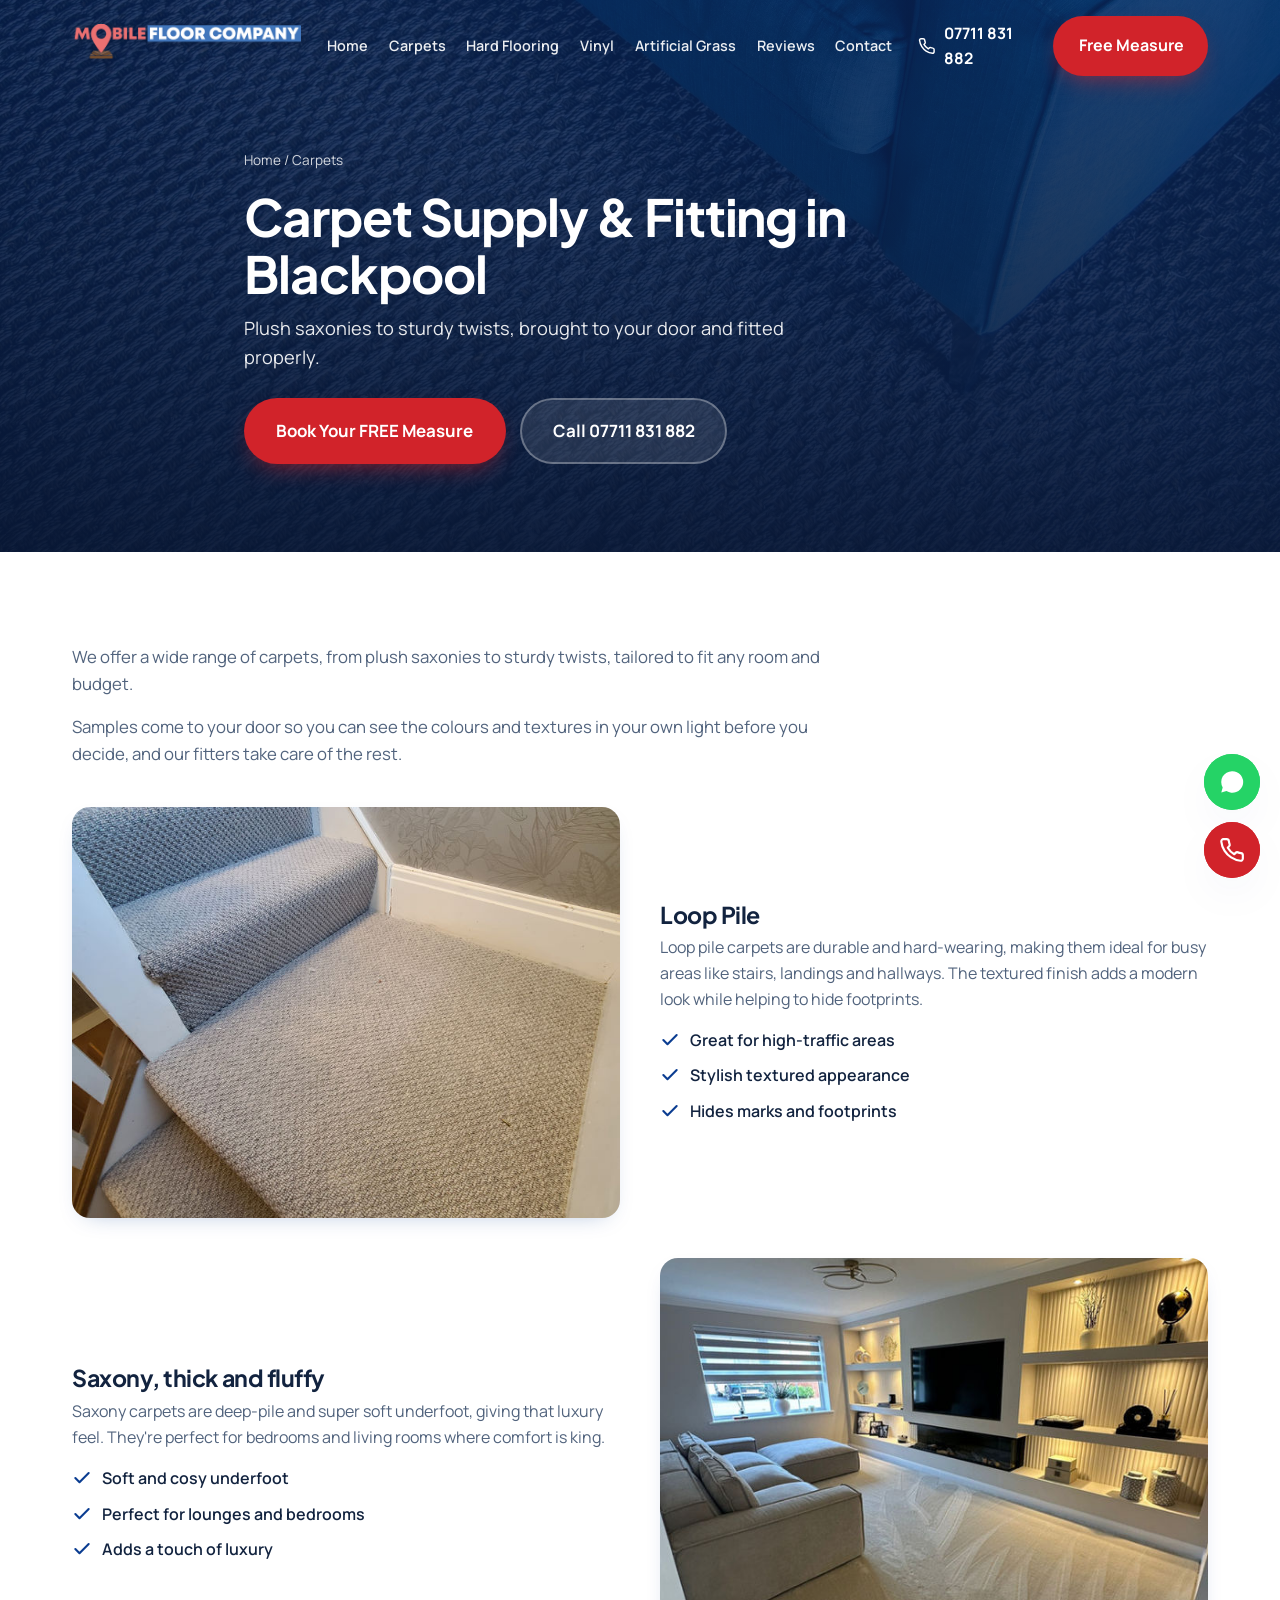
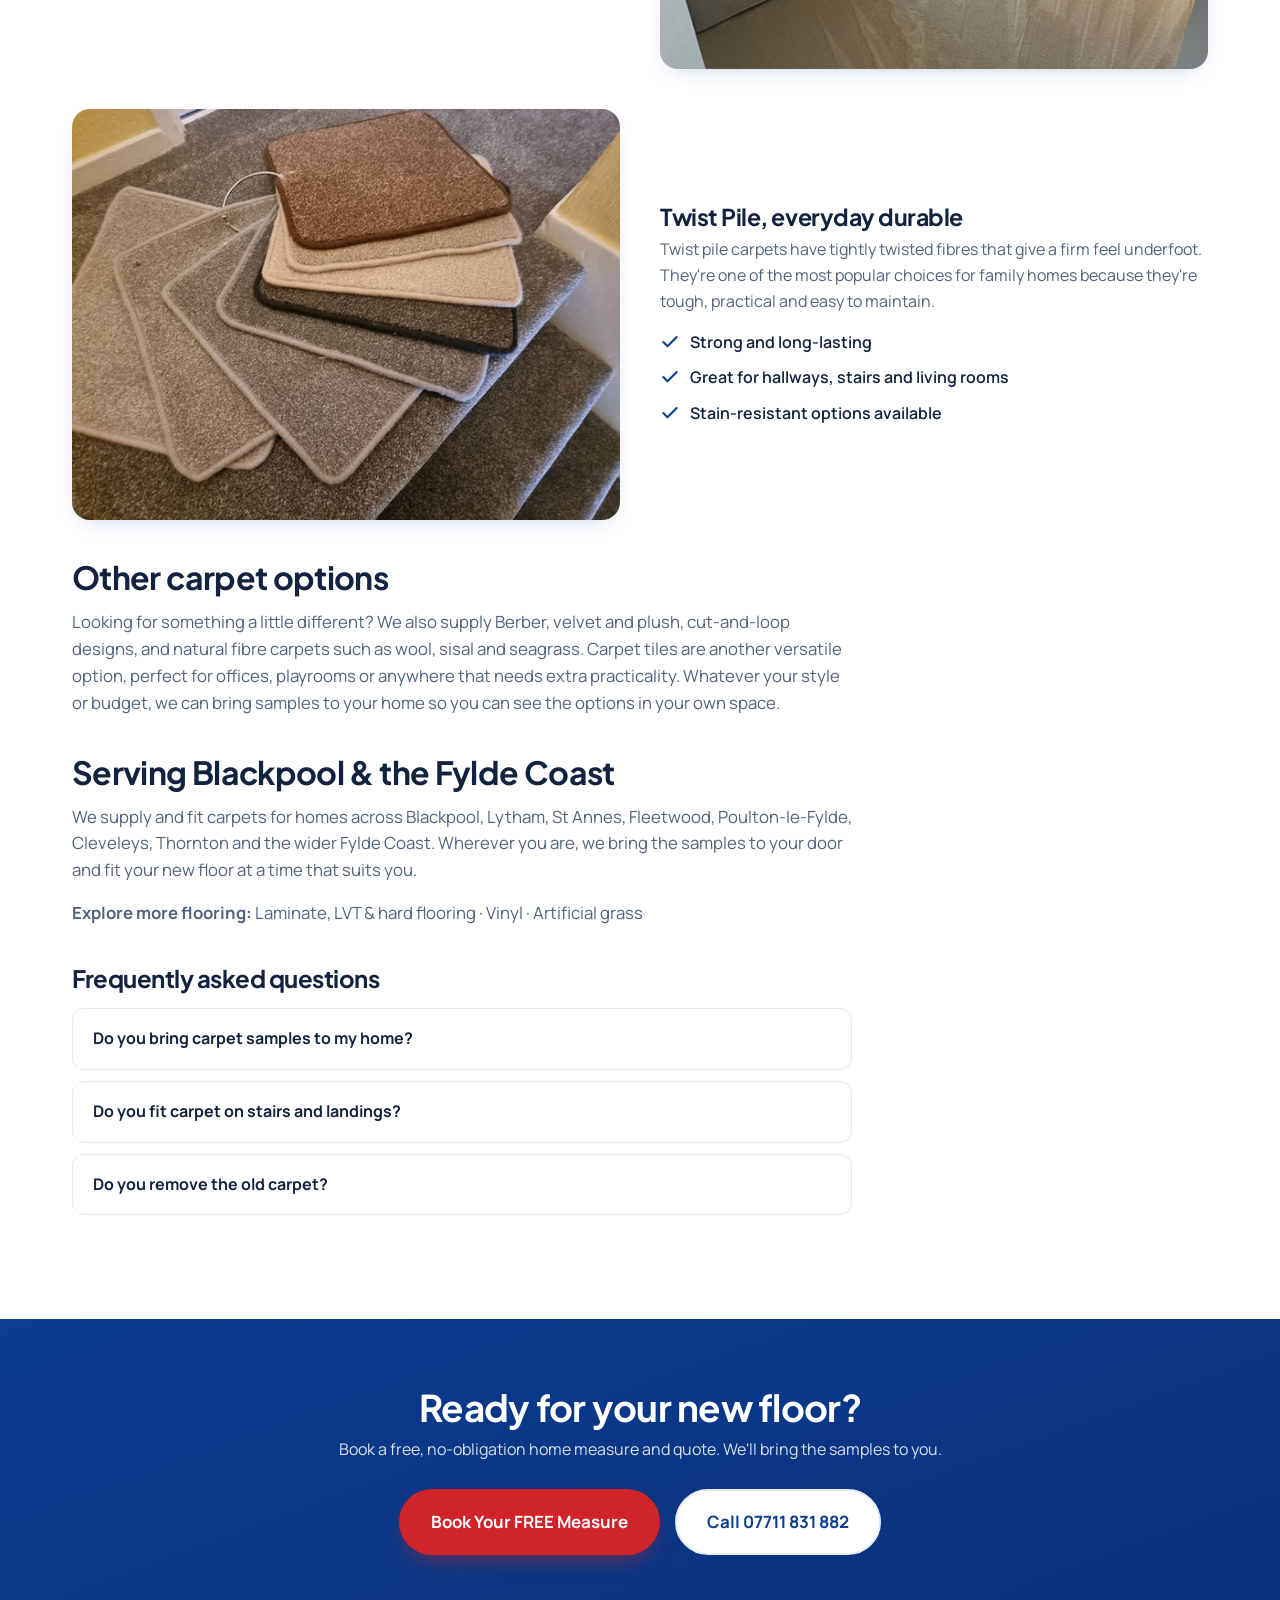
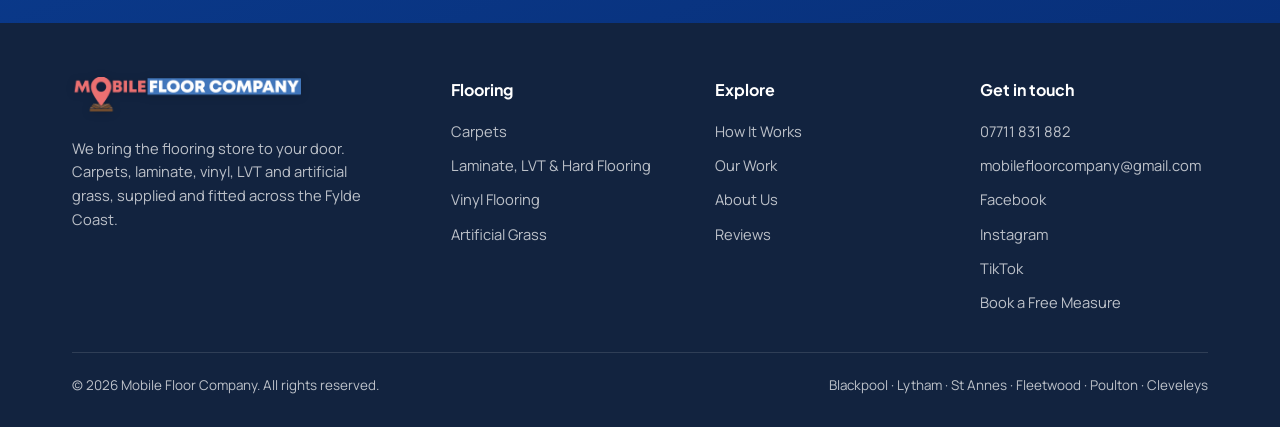
<file: carpets.html>
<!DOCTYPE html>
<html lang="en-GB">
<head>
<meta charset="UTF-8">
<meta name="viewport" content="width=device-width, initial-scale=1.0">
<title>Carpet Fitters in Blackpool | Supply &amp; Fitting | Mobile Floor Company</title>
<meta name="description" content="Carpets supplied and fitted across Blackpool &amp; the Fylde Coast. Loop pile, Saxony, twist and more, with samples brought to your door. Free measure, call 07711 831 882.">
<link rel="canonical" href="https://mobilefloorcompany.co.uk/carpets.html">
<meta property="og:title" content="Carpet Fitters in Blackpool | Supply &amp; Fitting | Mobile Floor Company">
<meta property="og:description" content="Carpets supplied and fitted across Blackpool &amp; the Fylde Coast. Loop pile, Saxony, twist and more, with samples brought to your door. Free measure, call 07711 831 882.">
<meta property="og:type" content="website">
<meta property="og:image" content="https://mobilefloorcompany.co.uk/images/carpets-hero.jpg">
<link rel="preconnect" href="https://fonts.googleapis.com">
<link rel="preconnect" href="https://fonts.gstatic.com" crossorigin>
<link href="https://fonts.googleapis.com/css2?family=Manrope:wght@400;500;600;700;800&family=Plus+Jakarta+Sans:wght@600;700;800&display=swap" rel="stylesheet">
<link rel="icon" type="image/png" sizes="32x32" href="/favicon-32.png">
<link rel="icon" type="image/png" href="/favicon.png">
<link rel="apple-touch-icon" href="/apple-touch-icon.png">
<link rel="stylesheet" href="styles.css?v=5">
<script type="application/ld+json">{"@context": "https://schema.org", "@type": "Service", "serviceType": "Carpet fitting", "name": "Carpet Supply & Fitting in Blackpool", "areaServed": ["Blackpool", "Lytham", "St Annes", "Fleetwood", "Poulton-le-Fylde", "Cleveleys", "Thornton", "Fylde Coast"], "url": "https://mobilefloorcompany.co.uk/carpets.html", "provider": {"@type": "LocalBusiness", "name": "Mobile Floor Company", "telephone": "+447711831882", "url": "https://mobilefloorcompany.co.uk/"}}</script>
<script type="application/ld+json">{"@context": "https://schema.org", "@type": "BreadcrumbList", "itemListElement": [{"@type": "ListItem", "position": 1, "name": "Home", "item": "https://mobilefloorcompany.co.uk/"}, {"@type": "ListItem", "position": 2, "name": "Carpets", "item": "https://mobilefloorcompany.co.uk/carpets.html"}]}</script>
<script type="application/ld+json">{"@context": "https://schema.org", "@type": "FAQPage", "mainEntity": [{"@type": "Question", "name": "Do you bring carpet samples to my home?", "acceptedAnswer": {"@type": "Answer", "text": "Yes. We bring a selection to your door so you can see the colours and textures in your own rooms and light before you decide."}}, {"@type": "Question", "name": "Do you fit carpet on stairs and landings?", "acceptedAnswer": {"@type": "Answer", "text": "Yes, stairs, landings and hallways are no problem, and we can add whipping or stair rods for a neat finish."}}, {"@type": "Question", "name": "Do you remove the old carpet?", "acceptedAnswer": {"@type": "Answer", "text": "Yes, we can uplift and dispose of your old flooring so you don't have to."}}]}</script>
</head>
<body>
<header id="header">
  <div class="container nav">
    <a href="index.html#home" class="logo"><img src="images/logo.png" alt="Mobile Floor Company" class="logo-img"></a>
    <nav class="nav-links"><a href="index.html#home">Home</a><a href="carpets.html">Carpets</a><a href="hard-flooring.html">Hard Flooring</a><a href="vinyl.html">Vinyl</a><a href="artificial-grass.html">Artificial Grass</a><a href="index.html#reviews">Reviews</a><a href="index.html#contact">Contact</a></nav>
    <div class="nav-cta">
      <a href="tel:07711831882" class="nav-phone"><svg viewBox="0 0 24 24" fill="none" stroke="currentColor" stroke-width="2" stroke-linecap="round" stroke-linejoin="round"><path d="M22 16.92v3a2 2 0 0 1-2.18 2 19.79 19.79 0 0 1-8.63-3.07 19.5 19.5 0 0 1-6-6 19.79 19.79 0 0 1-3.07-8.67A2 2 0 0 1 4.11 2h3a2 2 0 0 1 2 1.72c.13.96.36 1.9.7 2.81a2 2 0 0 1-.45 2.11L8.09 9.91a16 16 0 0 0 6 6l1.27-1.27a2 2 0 0 1 2.11-.45c.9.34 1.85.57 2.81.7A2 2 0 0 1 22 16.92z"/></svg> 07711 831 882</a>
      <a href="index.html#contact" class="btn btn-red">Free Measure</a>
    </div>
    <button class="burger" id="burger" aria-label="Open menu"><span></span><span></span><span></span></button>
  </div>
</header>
<div class="backdrop" id="backdrop"></div>
<nav class="mnav" id="mnav">
  <button class="mnav-close" id="mnavClose" aria-label="Close menu">&times;</button>
<a href="index.html#home">Home</a><a href="carpets.html">Carpets</a><a href="hard-flooring.html">Hard Flooring</a><a href="vinyl.html">Vinyl</a><a href="artificial-grass.html">Artificial Grass</a><a href="index.html#reviews">Reviews</a><a href="index.html#contact">Contact</a>  <a href="index.html#contact" class="btn btn-red">Book Free Measure</a>
  <a href="tel:07711831882" class="btn btn-ghost" style="justify-content:center;margin-top:.6rem">Call 07711 831 882</a>
</nav>
<section class="page-hero">
  <div class="ph-bg" style="background-image:url('images/carpets-hero.jpg')"></div>
  <div class="container">
    <div class="breadcrumb"><a href="index.html#home">Home</a> / Carpets</div>
    <h1>Carpet Supply &amp; Fitting in Blackpool</h1>
    <p>Plush saxonies to sturdy twists, brought to your door and fitted properly.</p>
    <div class="hero-cta"><a href="index.html#contact" class="btn btn-red btn-lg">Book Your FREE Measure</a><a href="tel:07711831882" class="btn btn-ghost btn-lg" style="background:rgba(255,255,255,.1);color:#fff;border-color:rgba(255,255,255,.3)">Call 07711 831 882</a></div>
  </div>
</section>
<section class="pad"><div class="container">
  <div class="prose reveal"><p>We offer a wide range of carpets, from plush saxonies to sturdy twists, tailored to fit any room and budget.</p><p>Samples come to your door so you can see the colours and textures in your own light before you decide, and our fitters take care of the rest.</p></div>
<div class="feature-row reveal"><div class="fr-img" style="background-image:url('images/carpet.jpg')"></div><div class="fr-txt"><h3>Loop Pile</h3><p>Loop pile carpets are durable and hard-wearing, making them ideal for busy areas like stairs, landings and hallways. The textured finish adds a modern look while helping to hide footprints.</p><ul class="feature-list"><li><svg viewBox="0 0 24 24" fill="none" stroke="currentColor" stroke-width="2.5" stroke-linecap="round" stroke-linejoin="round"><path d="M20 6 9 17l-5-5"/></svg> Great for high-traffic areas</li><li><svg viewBox="0 0 24 24" fill="none" stroke="currentColor" stroke-width="2.5" stroke-linecap="round" stroke-linejoin="round"><path d="M20 6 9 17l-5-5"/></svg> Stylish textured appearance</li><li><svg viewBox="0 0 24 24" fill="none" stroke="currentColor" stroke-width="2.5" stroke-linecap="round" stroke-linejoin="round"><path d="M20 6 9 17l-5-5"/></svg> Hides marks and footprints</li></ul></div></div>
<div class="feature-row flip reveal"><div class="fr-img" style="background-image:url('images/saxony-carpet.jpg')"></div><div class="fr-txt"><h3>Saxony, thick and fluffy</h3><p>Saxony carpets are deep-pile and super soft underfoot, giving that luxury feel. They&#x27;re perfect for bedrooms and living rooms where comfort is king.</p><ul class="feature-list"><li><svg viewBox="0 0 24 24" fill="none" stroke="currentColor" stroke-width="2.5" stroke-linecap="round" stroke-linejoin="round"><path d="M20 6 9 17l-5-5"/></svg> Soft and cosy underfoot</li><li><svg viewBox="0 0 24 24" fill="none" stroke="currentColor" stroke-width="2.5" stroke-linecap="round" stroke-linejoin="round"><path d="M20 6 9 17l-5-5"/></svg> Perfect for lounges and bedrooms</li><li><svg viewBox="0 0 24 24" fill="none" stroke="currentColor" stroke-width="2.5" stroke-linecap="round" stroke-linejoin="round"><path d="M20 6 9 17l-5-5"/></svg> Adds a touch of luxury</li></ul></div></div>
<div class="feature-row reveal"><div class="fr-img" style="background-image:url('images/twist-carpet.jpg')"></div><div class="fr-txt"><h3>Twist Pile, everyday durable</h3><p>Twist pile carpets have tightly twisted fibres that give a firm feel underfoot. They&#x27;re one of the most popular choices for family homes because they&#x27;re tough, practical and easy to maintain.</p><ul class="feature-list"><li><svg viewBox="0 0 24 24" fill="none" stroke="currentColor" stroke-width="2.5" stroke-linecap="round" stroke-linejoin="round"><path d="M20 6 9 17l-5-5"/></svg> Strong and long-lasting</li><li><svg viewBox="0 0 24 24" fill="none" stroke="currentColor" stroke-width="2.5" stroke-linecap="round" stroke-linejoin="round"><path d="M20 6 9 17l-5-5"/></svg> Great for hallways, stairs and living rooms</li><li><svg viewBox="0 0 24 24" fill="none" stroke="currentColor" stroke-width="2.5" stroke-linecap="round" stroke-linejoin="round"><path d="M20 6 9 17l-5-5"/></svg> Stain-resistant options available</li></ul></div></div>
<div class="prose reveal"><h2>Other carpet options</h2><p>Looking for something a little different? We also supply Berber, velvet and plush, cut-and-loop designs, and natural fibre carpets such as wool, sisal and seagrass. Carpet tiles are another versatile option, perfect for offices, playrooms or anywhere that needs extra practicality. Whatever your style or budget, we can bring samples to your home so you can see the options in your own space.</p></div><div class="prose reveal" style="margin-top:2.4rem"><h2>Serving Blackpool &amp; the Fylde Coast</h2><p>We supply and fit carpets for homes across Blackpool, Lytham, St Annes, Fleetwood, Poulton-le-Fylde, Cleveleys, Thornton and the wider Fylde Coast. Wherever you are, we bring the samples to your door and fit your new floor at a time that suits you.</p><p><strong>Explore more flooring:</strong> <a href="hard-flooring.html">Laminate, LVT &amp; hard flooring</a> &middot; <a href="vinyl.html">Vinyl</a> &middot; <a href="artificial-grass.html">Artificial grass</a></p></div>
  <h2 class="reveal" style="margin-top:2.4rem">Frequently asked questions</h2>
<div class="faq reveal"><details><summary>Do you bring carpet samples to my home?</summary><p>Yes. We bring a selection to your door so you can see the colours and textures in your own rooms and light before you decide.</p></details><details><summary>Do you fit carpet on stairs and landings?</summary><p>Yes, stairs, landings and hallways are no problem, and we can add whipping or stair rods for a neat finish.</p></details><details><summary>Do you remove the old carpet?</summary><p>Yes, we can uplift and dispose of your old flooring so you don&#x27;t have to.</p></details></div>
</div></section>
<section class="cta-band"><div class="container">
  <h2>Ready for your new floor?</h2>
  <p>Book a free, no-obligation home measure and quote. We'll bring the samples to you.</p>
  <div style="display:flex;gap:.9rem;justify-content:center;flex-wrap:wrap"><a href="index.html#contact" class="btn btn-red btn-lg">Book Your FREE Measure</a><a href="tel:07711831882" class="btn btn-ghost btn-lg">Call 07711 831 882</a></div>
</div></section>
<footer>
  <div class="container">
    <div class="foot-grid">
      <div class="foot-brand">
        <a href="index.html#home" class="logo"><img src="images/logo.png" alt="Mobile Floor Company" class="logo-img"></a>
        <p>We bring the flooring store to your door. Carpets, laminate, vinyl, LVT and artificial grass, supplied and fitted across the Fylde Coast.</p>
      </div>
      <div><h5>Flooring</h5><ul><li><a href="carpets.html">Carpets</a></li><li><a href="hard-flooring.html">Laminate, LVT &amp; Hard Flooring</a></li><li><a href="vinyl.html">Vinyl Flooring</a></li><li><a href="artificial-grass.html">Artificial Grass</a></li></ul></div>
      <div><h5>Explore</h5><ul><li><a href="index.html#process">How It Works</a></li><li><a href="index.html#work">Our Work</a></li><li><a href="index.html#about">About Us</a></li><li><a href="index.html#reviews">Reviews</a></li></ul></div>
      <div><h5>Get in touch</h5><ul><li><a href="tel:07711831882">07711 831 882</a></li><li><a href="mailto:mobilefloorcompany@gmail.com">mobilefloorcompany@gmail.com</a></li><li><a href="https://www.facebook.com/mobilefloorcompany" target="_blank" rel="noopener">Facebook</a></li><li><a href="https://www.instagram.com/mobilefloorcompany" target="_blank" rel="noopener">Instagram</a></li><li><a href="https://www.tiktok.com/@mobilefloorcompany" target="_blank" rel="noopener">TikTok</a></li><li><a href="index.html#contact">Book a Free Measure</a></li></ul></div>
    </div>
    <div class="foot-bottom"><span>&copy; 2026 Mobile Floor Company. All rights reserved.</span><span>Blackpool &middot; Lytham &middot; St Annes &middot; Fleetwood &middot; Poulton &middot; Cleveleys</span></div>
  </div>
</footer>
<div class="fab">
  <a href="https://wa.me/447711831882" class="wa" target="_blank" rel="noopener" aria-label="WhatsApp us"><svg viewBox="0 0 24 24" fill="currentColor"><path d="M17.5 14.4c-.3-.2-1.7-.8-2-.9-.3-.1-.5-.2-.7.2-.2.3-.7.9-.9 1.1-.2.2-.3.2-.6.1-.3-.2-1.2-.5-2.3-1.4-.9-.8-1.4-1.7-1.6-2-.2-.3 0-.5.1-.6l.5-.5c.1-.2.2-.3.3-.5.1-.2 0-.4 0-.5s-.7-1.6-.9-2.2c-.2-.6-.5-.5-.7-.5h-.6c-.2 0-.5.1-.8.4-.3.3-1 1-1 2.5s1.1 2.9 1.2 3.1c.2.2 2.1 3.2 5.1 4.5.7.3 1.3.5 1.7.6.7.2 1.4.2 1.9.1.6-.1 1.7-.7 2-1.4.2-.7.2-1.2.2-1.4-.1-.1-.3-.2-.6-.3zM12 2a10 10 0 0 0-8.6 15l-1.3 4.7 4.8-1.3A10 10 0 1 0 12 2z"/></svg></a>
  <a href="tel:07711831882" class="call" aria-label="Call us"><svg viewBox="0 0 24 24" fill="none" stroke="currentColor" stroke-width="2" stroke-linecap="round" stroke-linejoin="round"><path d="M22 16.92v3a2 2 0 0 1-2.18 2 19.79 19.79 0 0 1-8.63-3.07 19.5 19.5 0 0 1-6-6 19.79 19.79 0 0 1-3.07-8.67A2 2 0 0 1 4.11 2h3a2 2 0 0 1 2 1.72c.13.96.36 1.9.7 2.81a2 2 0 0 1-.45 2.11L8.09 9.91a16 16 0 0 0 6 6l1.27-1.27a2 2 0 0 1 2.11-.45c.9.34 1.85.57 2.81.7A2 2 0 0 1 22 16.92z"/></svg></a>
</div>
<script>
const header=document.getElementById('header');const onScroll=()=>header.classList.toggle('scrolled',window.scrollY>40);onScroll();window.addEventListener('scroll',onScroll,{passive:true});const burger=document.getElementById('burger'),mnav=document.getElementById('mnav'),backdrop=document.getElementById('backdrop'),mnavClose=document.getElementById('mnavClose');const openNav=()=>{mnav.classList.add('open');backdrop.classList.add('show')};const closeNav=()=>{mnav.classList.remove('open');backdrop.classList.remove('show')};burger.addEventListener('click',openNav);mnavClose.addEventListener('click',closeNav);backdrop.addEventListener('click',closeNav);mnav.querySelectorAll('a').forEach(a=>a.addEventListener('click',closeNav));const io=new IntersectionObserver((e)=>{e.forEach(x=>{if(x.isIntersecting){x.target.classList.add('in');io.unobserve(x.target);}});},{threshold:.12});document.querySelectorAll('.reveal').forEach(el=>io.observe(el));</script>
</body>
</html>
</file>
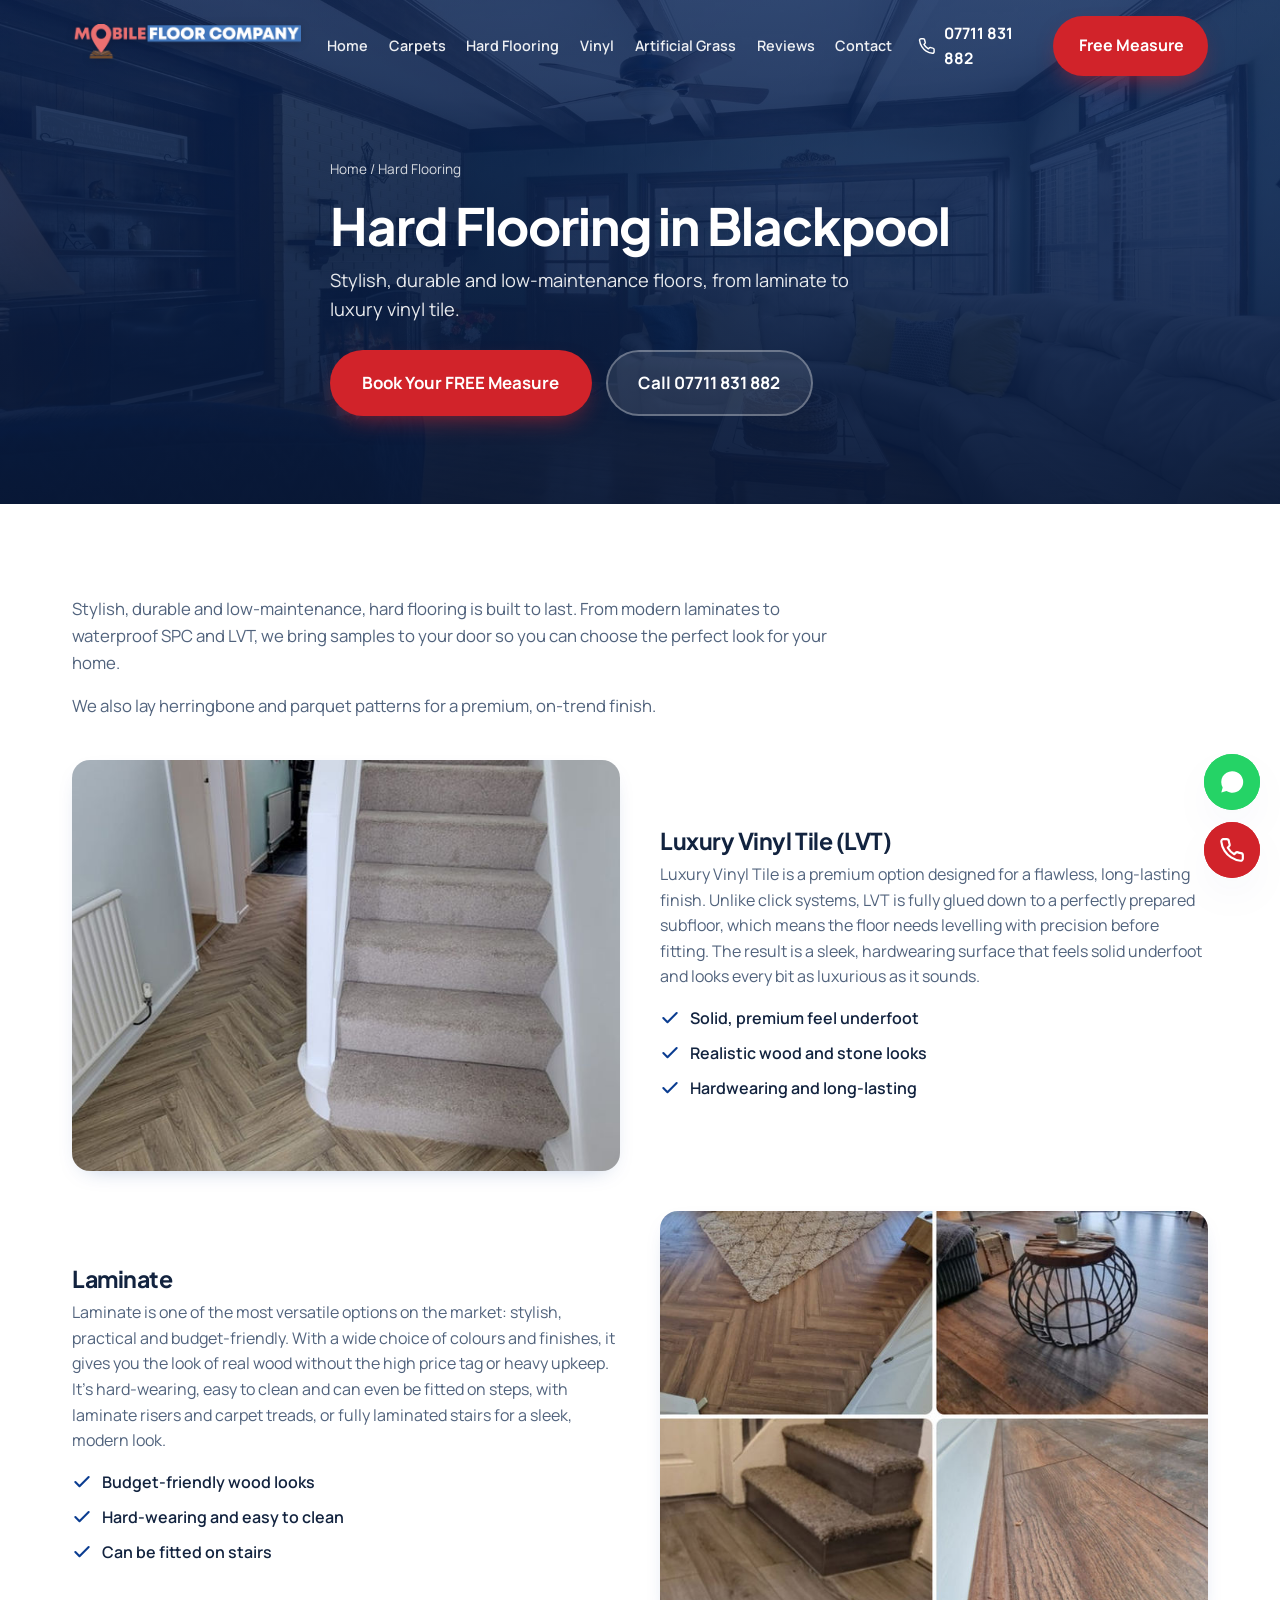
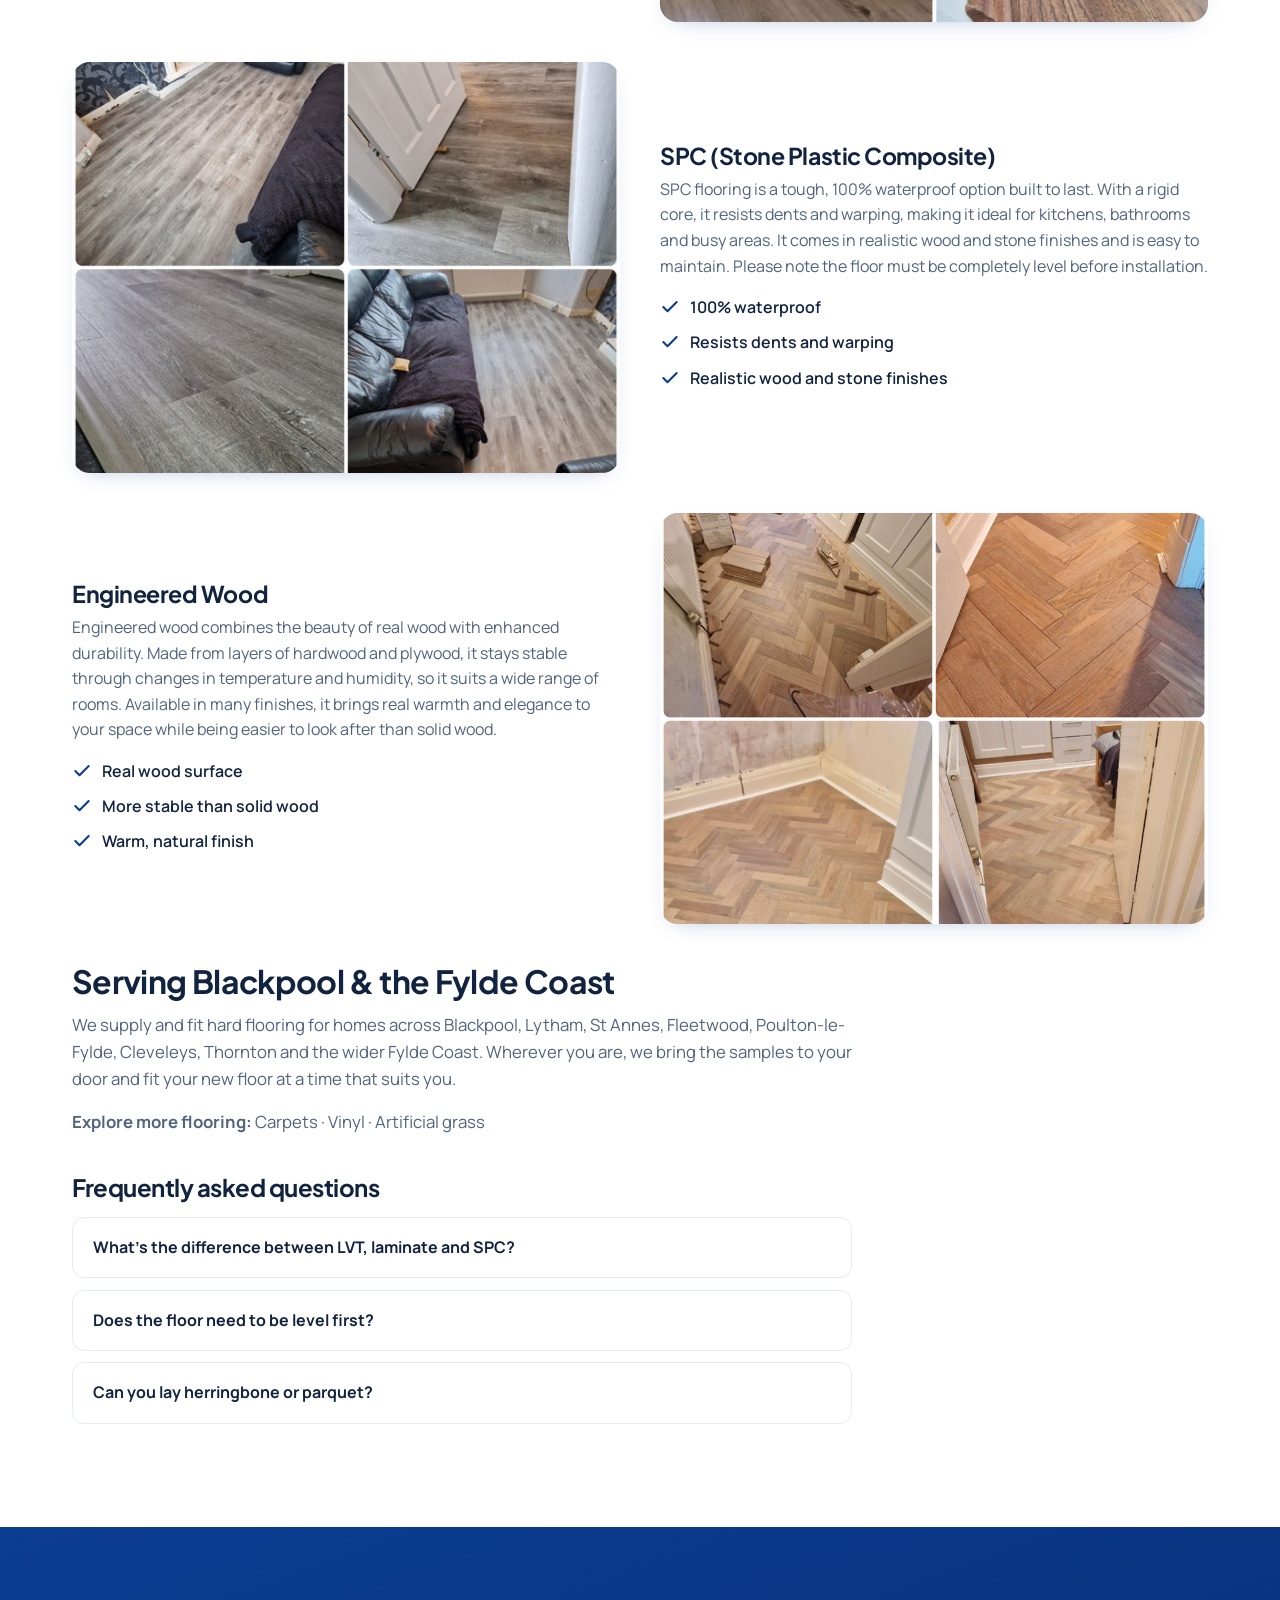
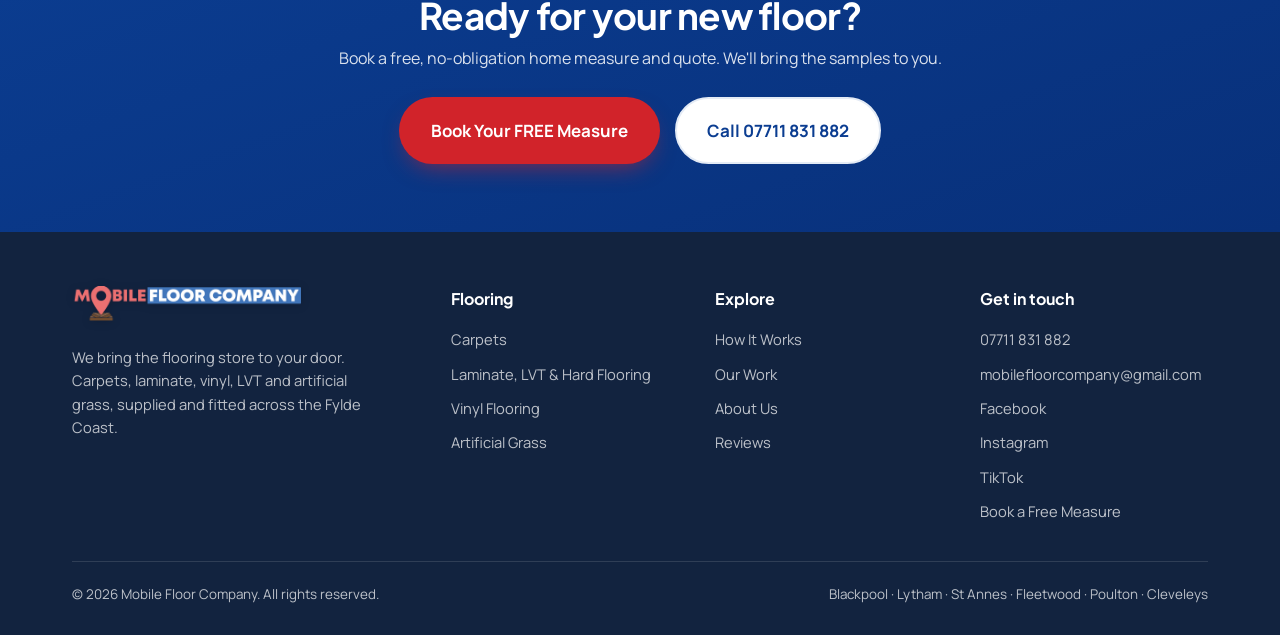
<file: hard-flooring.html>
<!DOCTYPE html>
<html lang="en-GB">
<head>
<meta charset="UTF-8">
<meta name="viewport" content="width=device-width, initial-scale=1.0">
<title>Laminate, LVT, SPC &amp; Engineered Wood Flooring in Blackpool | Mobile Floor Company</title>
<meta name="description" content="Hard flooring supplied and fitted across Blackpool &amp; the Fylde Coast, including laminate, luxury vinyl tile (LVT), SPC and engineered wood. Free home measure, 07711 831 882.">
<link rel="canonical" href="https://mobilefloorcompany.co.uk/hard-flooring.html">
<meta property="og:title" content="Laminate, LVT, SPC &amp; Engineered Wood Flooring in Blackpool | Mobile Floor Company">
<meta property="og:description" content="Hard flooring supplied and fitted across Blackpool &amp; the Fylde Coast, including laminate, luxury vinyl tile (LVT), SPC and engineered wood. Free home measure, 07711 831 882.">
<meta property="og:type" content="website">
<meta property="og:image" content="https://mobilefloorcompany.co.uk/images/hard-flooring-hero.jpg">
<link rel="preconnect" href="https://fonts.googleapis.com">
<link rel="preconnect" href="https://fonts.gstatic.com" crossorigin>
<link href="https://fonts.googleapis.com/css2?family=Manrope:wght@400;500;600;700;800&family=Plus+Jakarta+Sans:wght@600;700;800&display=swap" rel="stylesheet">
<link rel="icon" type="image/png" sizes="32x32" href="/favicon-32.png">
<link rel="icon" type="image/png" href="/favicon.png">
<link rel="apple-touch-icon" href="/apple-touch-icon.png">
<link rel="stylesheet" href="styles.css?v=5">
<script type="application/ld+json">{"@context": "https://schema.org", "@type": "Service", "serviceType": "Hard flooring installation", "name": "Hard Flooring in Blackpool", "areaServed": ["Blackpool", "Lytham", "St Annes", "Fleetwood", "Poulton-le-Fylde", "Cleveleys", "Thornton", "Fylde Coast"], "url": "https://mobilefloorcompany.co.uk/hard-flooring.html", "provider": {"@type": "LocalBusiness", "name": "Mobile Floor Company", "telephone": "+447711831882", "url": "https://mobilefloorcompany.co.uk/"}}</script>
<script type="application/ld+json">{"@context": "https://schema.org", "@type": "BreadcrumbList", "itemListElement": [{"@type": "ListItem", "position": 1, "name": "Home", "item": "https://mobilefloorcompany.co.uk/"}, {"@type": "ListItem", "position": 2, "name": "Hard Flooring", "item": "https://mobilefloorcompany.co.uk/hard-flooring.html"}]}</script>
<script type="application/ld+json">{"@context": "https://schema.org", "@type": "FAQPage", "mainEntity": [{"@type": "Question", "name": "What's the difference between LVT, laminate and SPC?", "acceptedAnswer": {"@type": "Answer", "text": "LVT is glued down for a solid, premium feel; laminate is a budget-friendly floating floor; SPC has a rigid, 100% waterproof core. We'll help you choose what suits each room and budget."}}, {"@type": "Question", "name": "Does the floor need to be level first?", "acceptedAnswer": {"@type": "Answer", "text": "Yes, LVT and SPC need a level, prepared subfloor for the best finish. We'll assess this at your free measure."}}, {"@type": "Question", "name": "Can you lay herringbone or parquet?", "acceptedAnswer": {"@type": "Answer", "text": "Yes, we fit herringbone and parquet patterns for a striking, high-end look."}}]}</script>
</head>
<body>
<header id="header">
  <div class="container nav">
    <a href="index.html#home" class="logo"><img src="images/logo.png" alt="Mobile Floor Company" class="logo-img"></a>
    <nav class="nav-links"><a href="index.html#home">Home</a><a href="carpets.html">Carpets</a><a href="hard-flooring.html">Hard Flooring</a><a href="vinyl.html">Vinyl</a><a href="artificial-grass.html">Artificial Grass</a><a href="index.html#reviews">Reviews</a><a href="index.html#contact">Contact</a></nav>
    <div class="nav-cta">
      <a href="tel:07711831882" class="nav-phone"><svg viewBox="0 0 24 24" fill="none" stroke="currentColor" stroke-width="2" stroke-linecap="round" stroke-linejoin="round"><path d="M22 16.92v3a2 2 0 0 1-2.18 2 19.79 19.79 0 0 1-8.63-3.07 19.5 19.5 0 0 1-6-6 19.79 19.79 0 0 1-3.07-8.67A2 2 0 0 1 4.11 2h3a2 2 0 0 1 2 1.72c.13.96.36 1.9.7 2.81a2 2 0 0 1-.45 2.11L8.09 9.91a16 16 0 0 0 6 6l1.27-1.27a2 2 0 0 1 2.11-.45c.9.34 1.85.57 2.81.7A2 2 0 0 1 22 16.92z"/></svg> 07711 831 882</a>
      <a href="index.html#contact" class="btn btn-red">Free Measure</a>
    </div>
    <button class="burger" id="burger" aria-label="Open menu"><span></span><span></span><span></span></button>
  </div>
</header>
<div class="backdrop" id="backdrop"></div>
<nav class="mnav" id="mnav">
  <button class="mnav-close" id="mnavClose" aria-label="Close menu">&times;</button>
<a href="index.html#home">Home</a><a href="carpets.html">Carpets</a><a href="hard-flooring.html">Hard Flooring</a><a href="vinyl.html">Vinyl</a><a href="artificial-grass.html">Artificial Grass</a><a href="index.html#reviews">Reviews</a><a href="index.html#contact">Contact</a>  <a href="index.html#contact" class="btn btn-red">Book Free Measure</a>
  <a href="tel:07711831882" class="btn btn-ghost" style="justify-content:center;margin-top:.6rem">Call 07711 831 882</a>
</nav>
<section class="page-hero">
  <div class="ph-bg" style="background-image:url('images/hard-flooring-hero.jpg')"></div>
  <div class="container">
    <div class="breadcrumb"><a href="index.html#home">Home</a> / Hard Flooring</div>
    <h1>Hard Flooring in Blackpool</h1>
    <p>Stylish, durable and low-maintenance floors, from laminate to luxury vinyl tile.</p>
    <div class="hero-cta"><a href="index.html#contact" class="btn btn-red btn-lg">Book Your FREE Measure</a><a href="tel:07711831882" class="btn btn-ghost btn-lg" style="background:rgba(255,255,255,.1);color:#fff;border-color:rgba(255,255,255,.3)">Call 07711 831 882</a></div>
  </div>
</section>
<section class="pad"><div class="container">
  <div class="prose reveal"><p>Stylish, durable and low-maintenance, hard flooring is built to last. From modern laminates to waterproof SPC and LVT, we bring samples to your door so you can choose the perfect look for your home.</p><p>We also lay herringbone and parquet patterns for a premium, on-trend finish.</p></div>
<div class="feature-row reveal"><div class="fr-img" style="background-image:url('images/hallway-vinyl.jpeg')"></div><div class="fr-txt"><h3>Luxury Vinyl Tile (LVT)</h3><p>Luxury Vinyl Tile is a premium option designed for a flawless, long-lasting finish. Unlike click systems, LVT is fully glued down to a perfectly prepared subfloor, which means the floor needs levelling with precision before fitting. The result is a sleek, hardwearing surface that feels solid underfoot and looks every bit as luxurious as it sounds.</p><ul class="feature-list"><li><svg viewBox="0 0 24 24" fill="none" stroke="currentColor" stroke-width="2.5" stroke-linecap="round" stroke-linejoin="round"><path d="M20 6 9 17l-5-5"/></svg> Solid, premium feel underfoot</li><li><svg viewBox="0 0 24 24" fill="none" stroke="currentColor" stroke-width="2.5" stroke-linecap="round" stroke-linejoin="round"><path d="M20 6 9 17l-5-5"/></svg> Realistic wood and stone looks</li><li><svg viewBox="0 0 24 24" fill="none" stroke="currentColor" stroke-width="2.5" stroke-linecap="round" stroke-linejoin="round"><path d="M20 6 9 17l-5-5"/></svg> Hardwearing and long-lasting</li></ul></div></div>
<div class="feature-row flip reveal"><div class="fr-img" style="background-image:url('images/laminate.jpeg')"></div><div class="fr-txt"><h3>Laminate</h3><p>Laminate is one of the most versatile options on the market: stylish, practical and budget-friendly. With a wide choice of colours and finishes, it gives you the look of real wood without the high price tag or heavy upkeep. It&#x27;s hard-wearing, easy to clean and can even be fitted on steps, with laminate risers and carpet treads, or fully laminated stairs for a sleek, modern look.</p><ul class="feature-list"><li><svg viewBox="0 0 24 24" fill="none" stroke="currentColor" stroke-width="2.5" stroke-linecap="round" stroke-linejoin="round"><path d="M20 6 9 17l-5-5"/></svg> Budget-friendly wood looks</li><li><svg viewBox="0 0 24 24" fill="none" stroke="currentColor" stroke-width="2.5" stroke-linecap="round" stroke-linejoin="round"><path d="M20 6 9 17l-5-5"/></svg> Hard-wearing and easy to clean</li><li><svg viewBox="0 0 24 24" fill="none" stroke="currentColor" stroke-width="2.5" stroke-linecap="round" stroke-linejoin="round"><path d="M20 6 9 17l-5-5"/></svg> Can be fitted on stairs</li></ul></div></div>
<div class="feature-row reveal"><div class="fr-img" style="background-image:url('images/spc-floor.jpeg')"></div><div class="fr-txt"><h3>SPC (Stone Plastic Composite)</h3><p>SPC flooring is a tough, 100% waterproof option built to last. With a rigid core, it resists dents and warping, making it ideal for kitchens, bathrooms and busy areas. It comes in realistic wood and stone finishes and is easy to maintain. Please note the floor must be completely level before installation.</p><ul class="feature-list"><li><svg viewBox="0 0 24 24" fill="none" stroke="currentColor" stroke-width="2.5" stroke-linecap="round" stroke-linejoin="round"><path d="M20 6 9 17l-5-5"/></svg> 100% waterproof</li><li><svg viewBox="0 0 24 24" fill="none" stroke="currentColor" stroke-width="2.5" stroke-linecap="round" stroke-linejoin="round"><path d="M20 6 9 17l-5-5"/></svg> Resists dents and warping</li><li><svg viewBox="0 0 24 24" fill="none" stroke="currentColor" stroke-width="2.5" stroke-linecap="round" stroke-linejoin="round"><path d="M20 6 9 17l-5-5"/></svg> Realistic wood and stone finishes</li></ul></div></div>
<div class="feature-row flip reveal"><div class="fr-img" style="background-image:url('images/engineered-wood.jpeg')"></div><div class="fr-txt"><h3>Engineered Wood</h3><p>Engineered wood combines the beauty of real wood with enhanced durability. Made from layers of hardwood and plywood, it stays stable through changes in temperature and humidity, so it suits a wide range of rooms. Available in many finishes, it brings real warmth and elegance to your space while being easier to look after than solid wood.</p><ul class="feature-list"><li><svg viewBox="0 0 24 24" fill="none" stroke="currentColor" stroke-width="2.5" stroke-linecap="round" stroke-linejoin="round"><path d="M20 6 9 17l-5-5"/></svg> Real wood surface</li><li><svg viewBox="0 0 24 24" fill="none" stroke="currentColor" stroke-width="2.5" stroke-linecap="round" stroke-linejoin="round"><path d="M20 6 9 17l-5-5"/></svg> More stable than solid wood</li><li><svg viewBox="0 0 24 24" fill="none" stroke="currentColor" stroke-width="2.5" stroke-linecap="round" stroke-linejoin="round"><path d="M20 6 9 17l-5-5"/></svg> Warm, natural finish</li></ul></div></div>
<div class="prose reveal" style="margin-top:2.4rem"><h2>Serving Blackpool &amp; the Fylde Coast</h2><p>We supply and fit hard flooring for homes across Blackpool, Lytham, St Annes, Fleetwood, Poulton-le-Fylde, Cleveleys, Thornton and the wider Fylde Coast. Wherever you are, we bring the samples to your door and fit your new floor at a time that suits you.</p><p><strong>Explore more flooring:</strong> <a href="carpets.html">Carpets</a> &middot; <a href="vinyl.html">Vinyl</a> &middot; <a href="artificial-grass.html">Artificial grass</a></p></div>
  <h2 class="reveal" style="margin-top:2.4rem">Frequently asked questions</h2>
<div class="faq reveal"><details><summary>What&#x27;s the difference between LVT, laminate and SPC?</summary><p>LVT is glued down for a solid, premium feel; laminate is a budget-friendly floating floor; SPC has a rigid, 100% waterproof core. We&#x27;ll help you choose what suits each room and budget.</p></details><details><summary>Does the floor need to be level first?</summary><p>Yes, LVT and SPC need a level, prepared subfloor for the best finish. We&#x27;ll assess this at your free measure.</p></details><details><summary>Can you lay herringbone or parquet?</summary><p>Yes, we fit herringbone and parquet patterns for a striking, high-end look.</p></details></div>
</div></section>
<section class="cta-band"><div class="container">
  <h2>Ready for your new floor?</h2>
  <p>Book a free, no-obligation home measure and quote. We'll bring the samples to you.</p>
  <div style="display:flex;gap:.9rem;justify-content:center;flex-wrap:wrap"><a href="index.html#contact" class="btn btn-red btn-lg">Book Your FREE Measure</a><a href="tel:07711831882" class="btn btn-ghost btn-lg">Call 07711 831 882</a></div>
</div></section>
<footer>
  <div class="container">
    <div class="foot-grid">
      <div class="foot-brand">
        <a href="index.html#home" class="logo"><img src="images/logo.png" alt="Mobile Floor Company" class="logo-img"></a>
        <p>We bring the flooring store to your door. Carpets, laminate, vinyl, LVT and artificial grass, supplied and fitted across the Fylde Coast.</p>
      </div>
      <div><h5>Flooring</h5><ul><li><a href="carpets.html">Carpets</a></li><li><a href="hard-flooring.html">Laminate, LVT &amp; Hard Flooring</a></li><li><a href="vinyl.html">Vinyl Flooring</a></li><li><a href="artificial-grass.html">Artificial Grass</a></li></ul></div>
      <div><h5>Explore</h5><ul><li><a href="index.html#process">How It Works</a></li><li><a href="index.html#work">Our Work</a></li><li><a href="index.html#about">About Us</a></li><li><a href="index.html#reviews">Reviews</a></li></ul></div>
      <div><h5>Get in touch</h5><ul><li><a href="tel:07711831882">07711 831 882</a></li><li><a href="mailto:mobilefloorcompany@gmail.com">mobilefloorcompany@gmail.com</a></li><li><a href="https://www.facebook.com/mobilefloorcompany" target="_blank" rel="noopener">Facebook</a></li><li><a href="https://www.instagram.com/mobilefloorcompany" target="_blank" rel="noopener">Instagram</a></li><li><a href="https://www.tiktok.com/@mobilefloorcompany" target="_blank" rel="noopener">TikTok</a></li><li><a href="index.html#contact">Book a Free Measure</a></li></ul></div>
    </div>
    <div class="foot-bottom"><span>&copy; 2026 Mobile Floor Company. All rights reserved.</span><span>Blackpool &middot; Lytham &middot; St Annes &middot; Fleetwood &middot; Poulton &middot; Cleveleys</span></div>
  </div>
</footer>
<div class="fab">
  <a href="https://wa.me/447711831882" class="wa" target="_blank" rel="noopener" aria-label="WhatsApp us"><svg viewBox="0 0 24 24" fill="currentColor"><path d="M17.5 14.4c-.3-.2-1.7-.8-2-.9-.3-.1-.5-.2-.7.2-.2.3-.7.9-.9 1.1-.2.2-.3.2-.6.1-.3-.2-1.2-.5-2.3-1.4-.9-.8-1.4-1.7-1.6-2-.2-.3 0-.5.1-.6l.5-.5c.1-.2.2-.3.3-.5.1-.2 0-.4 0-.5s-.7-1.6-.9-2.2c-.2-.6-.5-.5-.7-.5h-.6c-.2 0-.5.1-.8.4-.3.3-1 1-1 2.5s1.1 2.9 1.2 3.1c.2.2 2.1 3.2 5.1 4.5.7.3 1.3.5 1.7.6.7.2 1.4.2 1.9.1.6-.1 1.7-.7 2-1.4.2-.7.2-1.2.2-1.4-.1-.1-.3-.2-.6-.3zM12 2a10 10 0 0 0-8.6 15l-1.3 4.7 4.8-1.3A10 10 0 1 0 12 2z"/></svg></a>
  <a href="tel:07711831882" class="call" aria-label="Call us"><svg viewBox="0 0 24 24" fill="none" stroke="currentColor" stroke-width="2" stroke-linecap="round" stroke-linejoin="round"><path d="M22 16.92v3a2 2 0 0 1-2.18 2 19.79 19.79 0 0 1-8.63-3.07 19.5 19.5 0 0 1-6-6 19.79 19.79 0 0 1-3.07-8.67A2 2 0 0 1 4.11 2h3a2 2 0 0 1 2 1.72c.13.96.36 1.9.7 2.81a2 2 0 0 1-.45 2.11L8.09 9.91a16 16 0 0 0 6 6l1.27-1.27a2 2 0 0 1 2.11-.45c.9.34 1.85.57 2.81.7A2 2 0 0 1 22 16.92z"/></svg></a>
</div>
<script>
const header=document.getElementById('header');const onScroll=()=>header.classList.toggle('scrolled',window.scrollY>40);onScroll();window.addEventListener('scroll',onScroll,{passive:true});const burger=document.getElementById('burger'),mnav=document.getElementById('mnav'),backdrop=document.getElementById('backdrop'),mnavClose=document.getElementById('mnavClose');const openNav=()=>{mnav.classList.add('open');backdrop.classList.add('show')};const closeNav=()=>{mnav.classList.remove('open');backdrop.classList.remove('show')};burger.addEventListener('click',openNav);mnavClose.addEventListener('click',closeNav);backdrop.addEventListener('click',closeNav);mnav.querySelectorAll('a').forEach(a=>a.addEventListener('click',closeNav));const io=new IntersectionObserver((e)=>{e.forEach(x=>{if(x.isIntersecting){x.target.classList.add('in');io.unobserve(x.target);}});},{threshold:.12});document.querySelectorAll('.reveal').forEach(el=>io.observe(el));</script>
</body>
</html>
</file>
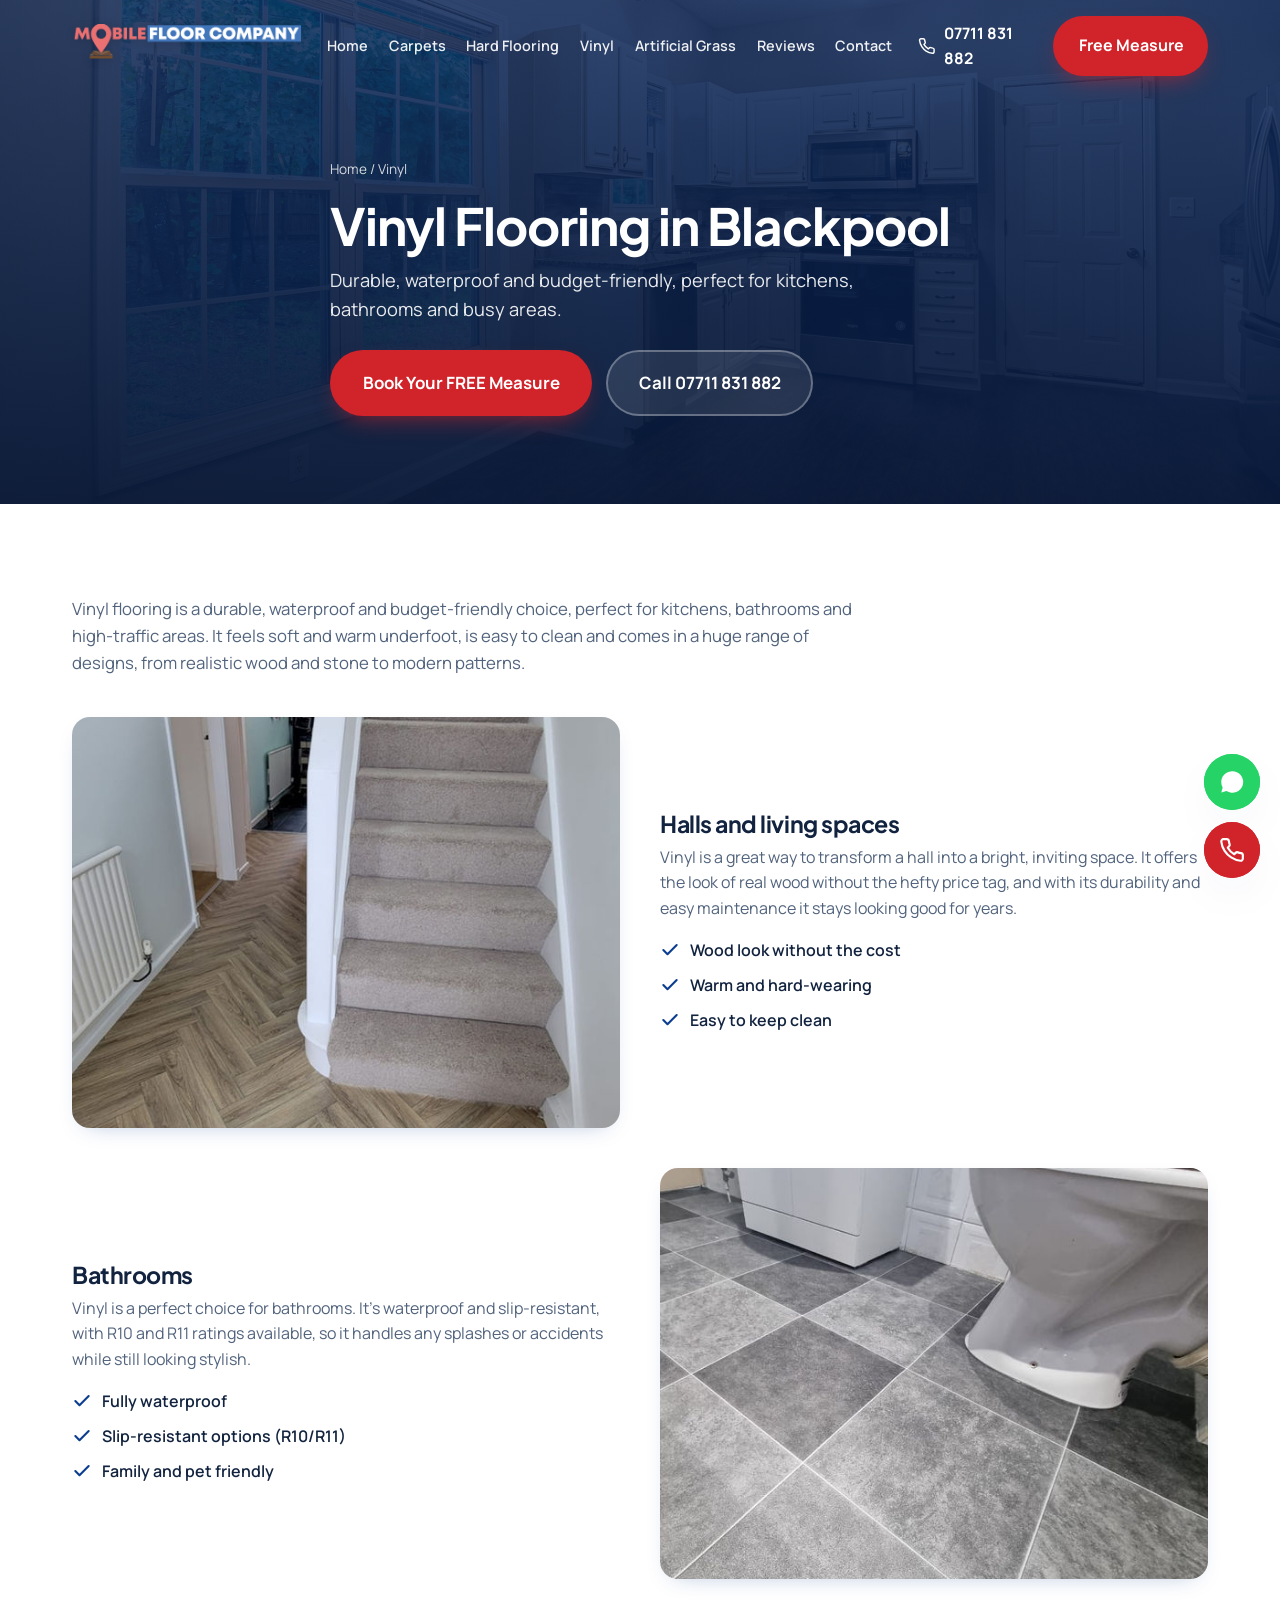
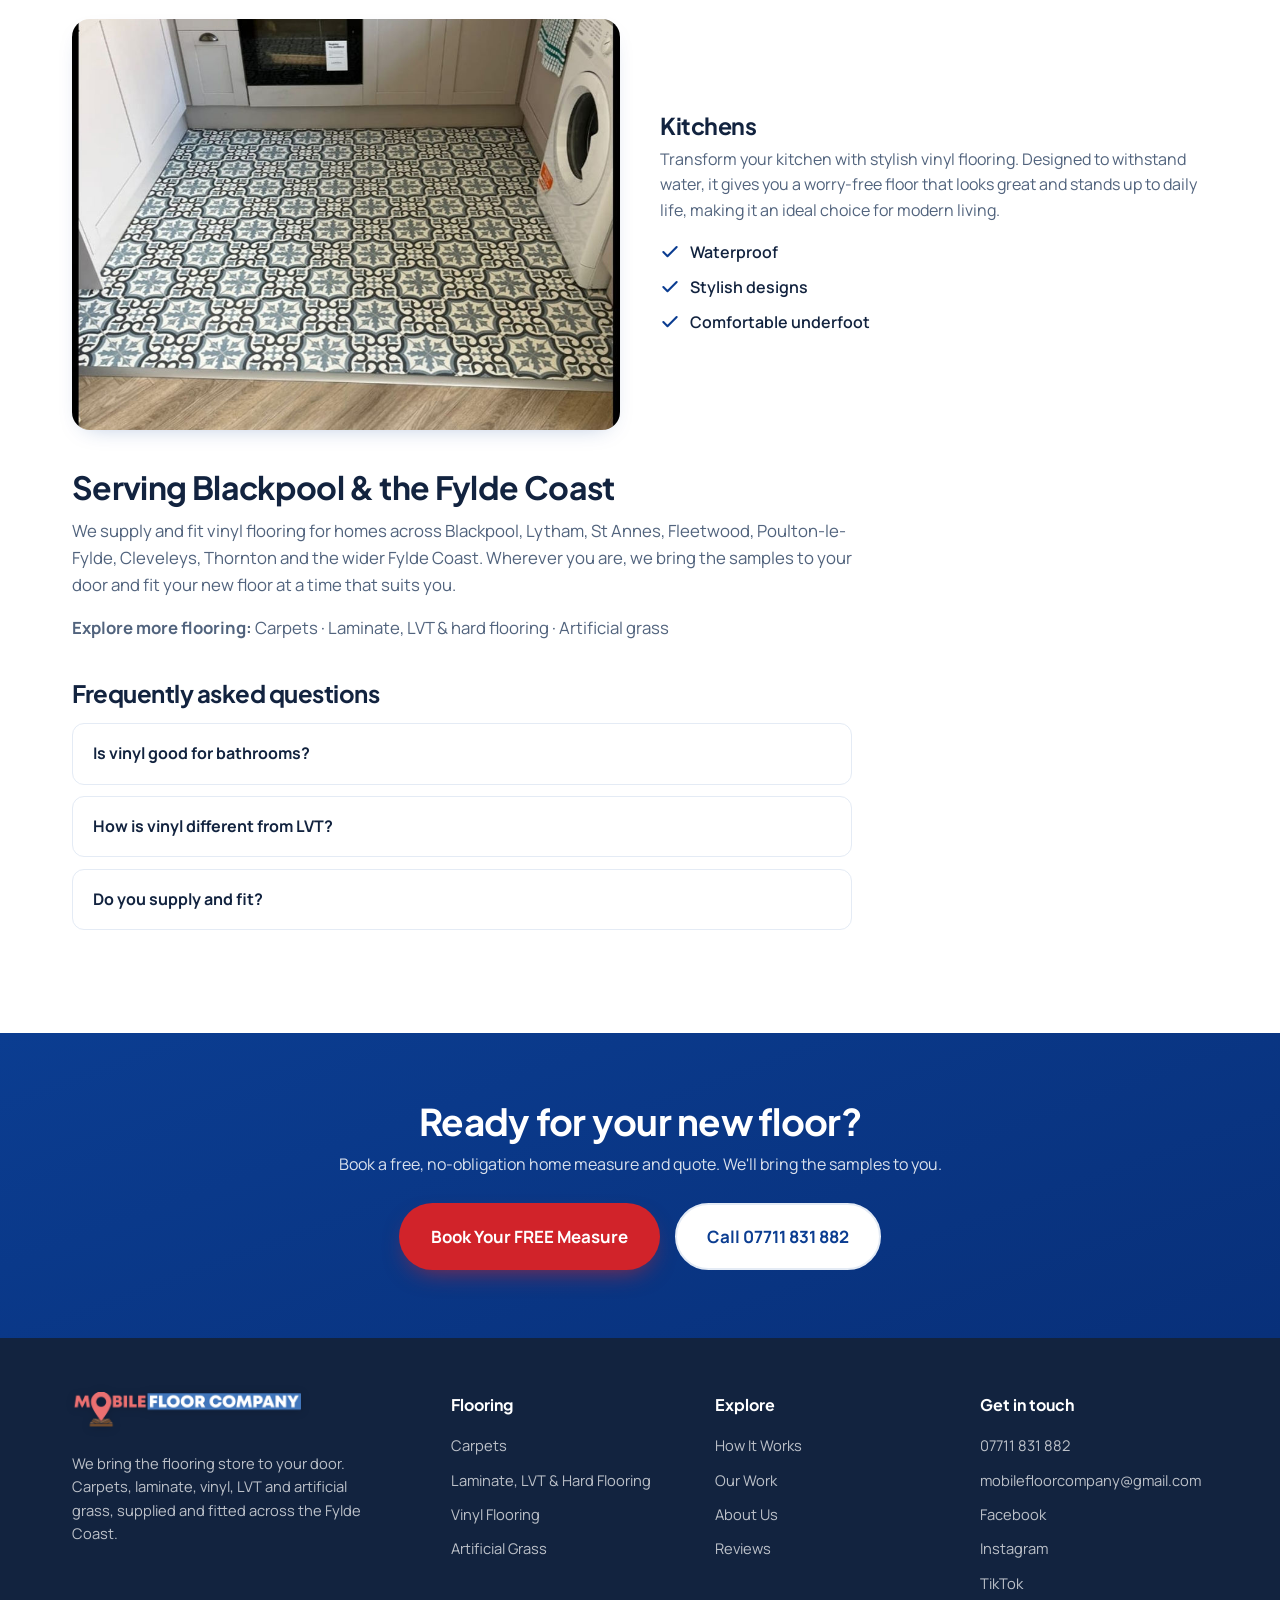
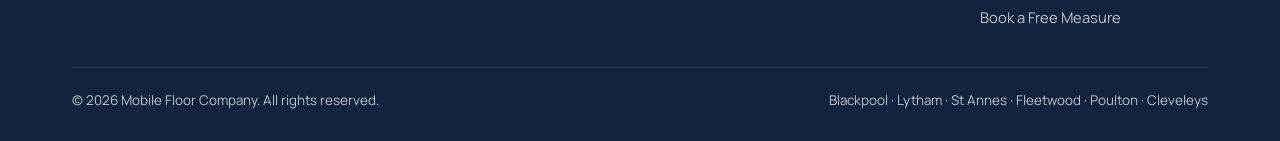
<file: vinyl.html>
<!DOCTYPE html>
<html lang="en-GB">
<head>
<meta charset="UTF-8">
<meta name="viewport" content="width=device-width, initial-scale=1.0">
<title>Vinyl Flooring in Blackpool | Waterproof Kitchen &amp; Bathroom Floors | Mobile Floor Company</title>
<meta name="description" content="Waterproof vinyl flooring supplied and fitted across Blackpool &amp; the Fylde Coast. Ideal for kitchens and bathrooms, soft underfoot and easy to clean. Free measure, 07711 831 882.">
<link rel="canonical" href="https://mobilefloorcompany.co.uk/vinyl.html">
<meta property="og:title" content="Vinyl Flooring in Blackpool | Waterproof Kitchen &amp; Bathroom Floors | Mobile Floor Company">
<meta property="og:description" content="Waterproof vinyl flooring supplied and fitted across Blackpool &amp; the Fylde Coast. Ideal for kitchens and bathrooms, soft underfoot and easy to clean. Free measure, 07711 831 882.">
<meta property="og:type" content="website">
<meta property="og:image" content="https://mobilefloorcompany.co.uk/images/vinyl-hero.jpg">
<link rel="preconnect" href="https://fonts.googleapis.com">
<link rel="preconnect" href="https://fonts.gstatic.com" crossorigin>
<link href="https://fonts.googleapis.com/css2?family=Manrope:wght@400;500;600;700;800&family=Plus+Jakarta+Sans:wght@600;700;800&display=swap" rel="stylesheet">
<link rel="icon" type="image/png" sizes="32x32" href="/favicon-32.png">
<link rel="icon" type="image/png" href="/favicon.png">
<link rel="apple-touch-icon" href="/apple-touch-icon.png">
<link rel="stylesheet" href="styles.css?v=5">
<script type="application/ld+json">{"@context": "https://schema.org", "@type": "Service", "serviceType": "Vinyl flooring installation", "name": "Vinyl Flooring in Blackpool", "areaServed": ["Blackpool", "Lytham", "St Annes", "Fleetwood", "Poulton-le-Fylde", "Cleveleys", "Thornton", "Fylde Coast"], "url": "https://mobilefloorcompany.co.uk/vinyl.html", "provider": {"@type": "LocalBusiness", "name": "Mobile Floor Company", "telephone": "+447711831882", "url": "https://mobilefloorcompany.co.uk/"}}</script>
<script type="application/ld+json">{"@context": "https://schema.org", "@type": "BreadcrumbList", "itemListElement": [{"@type": "ListItem", "position": 1, "name": "Home", "item": "https://mobilefloorcompany.co.uk/"}, {"@type": "ListItem", "position": 2, "name": "Vinyl", "item": "https://mobilefloorcompany.co.uk/vinyl.html"}]}</script>
<script type="application/ld+json">{"@context": "https://schema.org", "@type": "FAQPage", "mainEntity": [{"@type": "Question", "name": "Is vinyl good for bathrooms?", "acceptedAnswer": {"@type": "Answer", "text": "Yes, vinyl is waterproof and slip-resistant, with R10 and R11 ratings available for extra grip."}}, {"@type": "Question", "name": "How is vinyl different from LVT?", "acceptedAnswer": {"@type": "Answer", "text": "Sheet vinyl is a soft, budget-friendly waterproof floor laid in large pieces; LVT is a premium tile that's glued down for a more solid, high-end finish."}}, {"@type": "Question", "name": "Do you supply and fit?", "acceptedAnswer": {"@type": "Answer", "text": "Yes, we bring samples to your home, supply the vinyl and fit it for you."}}]}</script>
</head>
<body>
<header id="header">
  <div class="container nav">
    <a href="index.html#home" class="logo"><img src="images/logo.png" alt="Mobile Floor Company" class="logo-img"></a>
    <nav class="nav-links"><a href="index.html#home">Home</a><a href="carpets.html">Carpets</a><a href="hard-flooring.html">Hard Flooring</a><a href="vinyl.html">Vinyl</a><a href="artificial-grass.html">Artificial Grass</a><a href="index.html#reviews">Reviews</a><a href="index.html#contact">Contact</a></nav>
    <div class="nav-cta">
      <a href="tel:07711831882" class="nav-phone"><svg viewBox="0 0 24 24" fill="none" stroke="currentColor" stroke-width="2" stroke-linecap="round" stroke-linejoin="round"><path d="M22 16.92v3a2 2 0 0 1-2.18 2 19.79 19.79 0 0 1-8.63-3.07 19.5 19.5 0 0 1-6-6 19.79 19.79 0 0 1-3.07-8.67A2 2 0 0 1 4.11 2h3a2 2 0 0 1 2 1.72c.13.96.36 1.9.7 2.81a2 2 0 0 1-.45 2.11L8.09 9.91a16 16 0 0 0 6 6l1.27-1.27a2 2 0 0 1 2.11-.45c.9.34 1.85.57 2.81.7A2 2 0 0 1 22 16.92z"/></svg> 07711 831 882</a>
      <a href="index.html#contact" class="btn btn-red">Free Measure</a>
    </div>
    <button class="burger" id="burger" aria-label="Open menu"><span></span><span></span><span></span></button>
  </div>
</header>
<div class="backdrop" id="backdrop"></div>
<nav class="mnav" id="mnav">
  <button class="mnav-close" id="mnavClose" aria-label="Close menu">&times;</button>
<a href="index.html#home">Home</a><a href="carpets.html">Carpets</a><a href="hard-flooring.html">Hard Flooring</a><a href="vinyl.html">Vinyl</a><a href="artificial-grass.html">Artificial Grass</a><a href="index.html#reviews">Reviews</a><a href="index.html#contact">Contact</a>  <a href="index.html#contact" class="btn btn-red">Book Free Measure</a>
  <a href="tel:07711831882" class="btn btn-ghost" style="justify-content:center;margin-top:.6rem">Call 07711 831 882</a>
</nav>
<section class="page-hero">
  <div class="ph-bg" style="background-image:url('images/vinyl-hero.jpg')"></div>
  <div class="container">
    <div class="breadcrumb"><a href="index.html#home">Home</a> / Vinyl</div>
    <h1>Vinyl Flooring in Blackpool</h1>
    <p>Durable, waterproof and budget-friendly, perfect for kitchens, bathrooms and busy areas.</p>
    <div class="hero-cta"><a href="index.html#contact" class="btn btn-red btn-lg">Book Your FREE Measure</a><a href="tel:07711831882" class="btn btn-ghost btn-lg" style="background:rgba(255,255,255,.1);color:#fff;border-color:rgba(255,255,255,.3)">Call 07711 831 882</a></div>
  </div>
</section>
<section class="pad"><div class="container">
  <div class="prose reveal"><p>Vinyl flooring is a durable, waterproof and budget-friendly choice, perfect for kitchens, bathrooms and high-traffic areas. It feels soft and warm underfoot, is easy to clean and comes in a huge range of designs, from realistic wood and stone to modern patterns.</p></div>
<div class="feature-row reveal"><div class="fr-img" style="background-image:url('images/hallway-vinyl.jpeg')"></div><div class="fr-txt"><h3>Halls and living spaces</h3><p>Vinyl is a great way to transform a hall into a bright, inviting space. It offers the look of real wood without the hefty price tag, and with its durability and easy maintenance it stays looking good for years.</p><ul class="feature-list"><li><svg viewBox="0 0 24 24" fill="none" stroke="currentColor" stroke-width="2.5" stroke-linecap="round" stroke-linejoin="round"><path d="M20 6 9 17l-5-5"/></svg> Wood look without the cost</li><li><svg viewBox="0 0 24 24" fill="none" stroke="currentColor" stroke-width="2.5" stroke-linecap="round" stroke-linejoin="round"><path d="M20 6 9 17l-5-5"/></svg> Warm and hard-wearing</li><li><svg viewBox="0 0 24 24" fill="none" stroke="currentColor" stroke-width="2.5" stroke-linecap="round" stroke-linejoin="round"><path d="M20 6 9 17l-5-5"/></svg> Easy to keep clean</li></ul></div></div>
<div class="feature-row flip reveal"><div class="fr-img" style="background-image:url('images/bathroom-vinyl.jpeg')"></div><div class="fr-txt"><h3>Bathrooms</h3><p>Vinyl is a perfect choice for bathrooms. It&#x27;s waterproof and slip-resistant, with R10 and R11 ratings available, so it handles any splashes or accidents while still looking stylish.</p><ul class="feature-list"><li><svg viewBox="0 0 24 24" fill="none" stroke="currentColor" stroke-width="2.5" stroke-linecap="round" stroke-linejoin="round"><path d="M20 6 9 17l-5-5"/></svg> Fully waterproof</li><li><svg viewBox="0 0 24 24" fill="none" stroke="currentColor" stroke-width="2.5" stroke-linecap="round" stroke-linejoin="round"><path d="M20 6 9 17l-5-5"/></svg> Slip-resistant options (R10/R11)</li><li><svg viewBox="0 0 24 24" fill="none" stroke="currentColor" stroke-width="2.5" stroke-linecap="round" stroke-linejoin="round"><path d="M20 6 9 17l-5-5"/></svg> Family and pet friendly</li></ul></div></div>
<div class="feature-row reveal"><div class="fr-img" style="background-image:url('images/kitchen-vinyl.jpeg')"></div><div class="fr-txt"><h3>Kitchens</h3><p>Transform your kitchen with stylish vinyl flooring. Designed to withstand water, it gives you a worry-free floor that looks great and stands up to daily life, making it an ideal choice for modern living.</p><ul class="feature-list"><li><svg viewBox="0 0 24 24" fill="none" stroke="currentColor" stroke-width="2.5" stroke-linecap="round" stroke-linejoin="round"><path d="M20 6 9 17l-5-5"/></svg> Waterproof</li><li><svg viewBox="0 0 24 24" fill="none" stroke="currentColor" stroke-width="2.5" stroke-linecap="round" stroke-linejoin="round"><path d="M20 6 9 17l-5-5"/></svg> Stylish designs</li><li><svg viewBox="0 0 24 24" fill="none" stroke="currentColor" stroke-width="2.5" stroke-linecap="round" stroke-linejoin="round"><path d="M20 6 9 17l-5-5"/></svg> Comfortable underfoot</li></ul></div></div>
<div class="prose reveal" style="margin-top:2.4rem"><h2>Serving Blackpool &amp; the Fylde Coast</h2><p>We supply and fit vinyl flooring for homes across Blackpool, Lytham, St Annes, Fleetwood, Poulton-le-Fylde, Cleveleys, Thornton and the wider Fylde Coast. Wherever you are, we bring the samples to your door and fit your new floor at a time that suits you.</p><p><strong>Explore more flooring:</strong> <a href="carpets.html">Carpets</a> &middot; <a href="hard-flooring.html">Laminate, LVT &amp; hard flooring</a> &middot; <a href="artificial-grass.html">Artificial grass</a></p></div>
  <h2 class="reveal" style="margin-top:2.4rem">Frequently asked questions</h2>
<div class="faq reveal"><details><summary>Is vinyl good for bathrooms?</summary><p>Yes, vinyl is waterproof and slip-resistant, with R10 and R11 ratings available for extra grip.</p></details><details><summary>How is vinyl different from LVT?</summary><p>Sheet vinyl is a soft, budget-friendly waterproof floor laid in large pieces; LVT is a premium tile that&#x27;s glued down for a more solid, high-end finish.</p></details><details><summary>Do you supply and fit?</summary><p>Yes, we bring samples to your home, supply the vinyl and fit it for you.</p></details></div>
</div></section>
<section class="cta-band"><div class="container">
  <h2>Ready for your new floor?</h2>
  <p>Book a free, no-obligation home measure and quote. We'll bring the samples to you.</p>
  <div style="display:flex;gap:.9rem;justify-content:center;flex-wrap:wrap"><a href="index.html#contact" class="btn btn-red btn-lg">Book Your FREE Measure</a><a href="tel:07711831882" class="btn btn-ghost btn-lg">Call 07711 831 882</a></div>
</div></section>
<footer>
  <div class="container">
    <div class="foot-grid">
      <div class="foot-brand">
        <a href="index.html#home" class="logo"><img src="images/logo.png" alt="Mobile Floor Company" class="logo-img"></a>
        <p>We bring the flooring store to your door. Carpets, laminate, vinyl, LVT and artificial grass, supplied and fitted across the Fylde Coast.</p>
      </div>
      <div><h5>Flooring</h5><ul><li><a href="carpets.html">Carpets</a></li><li><a href="hard-flooring.html">Laminate, LVT &amp; Hard Flooring</a></li><li><a href="vinyl.html">Vinyl Flooring</a></li><li><a href="artificial-grass.html">Artificial Grass</a></li></ul></div>
      <div><h5>Explore</h5><ul><li><a href="index.html#process">How It Works</a></li><li><a href="index.html#work">Our Work</a></li><li><a href="index.html#about">About Us</a></li><li><a href="index.html#reviews">Reviews</a></li></ul></div>
      <div><h5>Get in touch</h5><ul><li><a href="tel:07711831882">07711 831 882</a></li><li><a href="mailto:mobilefloorcompany@gmail.com">mobilefloorcompany@gmail.com</a></li><li><a href="https://www.facebook.com/mobilefloorcompany" target="_blank" rel="noopener">Facebook</a></li><li><a href="https://www.instagram.com/mobilefloorcompany" target="_blank" rel="noopener">Instagram</a></li><li><a href="https://www.tiktok.com/@mobilefloorcompany" target="_blank" rel="noopener">TikTok</a></li><li><a href="index.html#contact">Book a Free Measure</a></li></ul></div>
    </div>
    <div class="foot-bottom"><span>&copy; 2026 Mobile Floor Company. All rights reserved.</span><span>Blackpool &middot; Lytham &middot; St Annes &middot; Fleetwood &middot; Poulton &middot; Cleveleys</span></div>
  </div>
</footer>
<div class="fab">
  <a href="https://wa.me/447711831882" class="wa" target="_blank" rel="noopener" aria-label="WhatsApp us"><svg viewBox="0 0 24 24" fill="currentColor"><path d="M17.5 14.4c-.3-.2-1.7-.8-2-.9-.3-.1-.5-.2-.7.2-.2.3-.7.9-.9 1.1-.2.2-.3.2-.6.1-.3-.2-1.2-.5-2.3-1.4-.9-.8-1.4-1.7-1.6-2-.2-.3 0-.5.1-.6l.5-.5c.1-.2.2-.3.3-.5.1-.2 0-.4 0-.5s-.7-1.6-.9-2.2c-.2-.6-.5-.5-.7-.5h-.6c-.2 0-.5.1-.8.4-.3.3-1 1-1 2.5s1.1 2.9 1.2 3.1c.2.2 2.1 3.2 5.1 4.5.7.3 1.3.5 1.7.6.7.2 1.4.2 1.9.1.6-.1 1.7-.7 2-1.4.2-.7.2-1.2.2-1.4-.1-.1-.3-.2-.6-.3zM12 2a10 10 0 0 0-8.6 15l-1.3 4.7 4.8-1.3A10 10 0 1 0 12 2z"/></svg></a>
  <a href="tel:07711831882" class="call" aria-label="Call us"><svg viewBox="0 0 24 24" fill="none" stroke="currentColor" stroke-width="2" stroke-linecap="round" stroke-linejoin="round"><path d="M22 16.92v3a2 2 0 0 1-2.18 2 19.79 19.79 0 0 1-8.63-3.07 19.5 19.5 0 0 1-6-6 19.79 19.79 0 0 1-3.07-8.67A2 2 0 0 1 4.11 2h3a2 2 0 0 1 2 1.72c.13.96.36 1.9.7 2.81a2 2 0 0 1-.45 2.11L8.09 9.91a16 16 0 0 0 6 6l1.27-1.27a2 2 0 0 1 2.11-.45c.9.34 1.85.57 2.81.7A2 2 0 0 1 22 16.92z"/></svg></a>
</div>
<script>
const header=document.getElementById('header');const onScroll=()=>header.classList.toggle('scrolled',window.scrollY>40);onScroll();window.addEventListener('scroll',onScroll,{passive:true});const burger=document.getElementById('burger'),mnav=document.getElementById('mnav'),backdrop=document.getElementById('backdrop'),mnavClose=document.getElementById('mnavClose');const openNav=()=>{mnav.classList.add('open');backdrop.classList.add('show')};const closeNav=()=>{mnav.classList.remove('open');backdrop.classList.remove('show')};burger.addEventListener('click',openNav);mnavClose.addEventListener('click',closeNav);backdrop.addEventListener('click',closeNav);mnav.querySelectorAll('a').forEach(a=>a.addEventListener('click',closeNav));const io=new IntersectionObserver((e)=>{e.forEach(x=>{if(x.isIntersecting){x.target.classList.add('in');io.unobserve(x.target);}});},{threshold:.12});document.querySelectorAll('.reveal').forEach(el=>io.observe(el));</script>
</body>
</html>
</file>
<file: styles.css>
:root{
  --blue:#0b3d91;        /* deep professional blue */
  --blue-600:#124bb0;
  --blue-500:#1e63d6;
  --blue-50:#eef4ff;
  --red:#d1232a;         /* accent red */
  --red-600:#b81c22;
  --ink:#12233f;
  --slate:#51637d;
  --line:#e4ebf5;
  --white:#ffffff;
  --bg:#f6f9ff;
  --shadow:0 18px 45px -20px rgba(11,61,145,.35);
  --shadow-sm:0 8px 24px -14px rgba(11,61,145,.4);
  --radius:18px;
  --maxw:1180px;
}
*{margin:0;padding:0;box-sizing:border-box}
html{scroll-behavior:smooth}
body{
  font-family:'Manrope',system-ui,-apple-system,Segoe UI,Roboto,sans-serif;
  color:var(--ink);background:var(--white);line-height:1.6;
  -webkit-font-smoothing:antialiased;overflow-x:hidden;
}
h1,h2,h3,h4{font-family:'Plus Jakarta Sans','Manrope',sans-serif;line-height:1.12;letter-spacing:-.02em;color:var(--ink)}
a{color:inherit;text-decoration:none}
img{max-width:100%;display:block}
.container{max-width:var(--maxw);margin:0 auto;padding:0 22px}
.btn{
  display:inline-flex;align-items:center;gap:.55rem;font-weight:700;font-size:1rem;
  padding:.95rem 1.5rem;border-radius:999px;cursor:pointer;border:2px solid transparent;
  transition:transform .25s ease,box-shadow .25s ease,background .25s ease;white-space:nowrap;
}
.btn svg{width:18px;height:18px}
.btn-red{background:var(--red);color:#fff;box-shadow:0 10px 24px -10px rgba(209,35,42,.7)}
.btn-red:hover{background:var(--red-600);transform:translateY(-3px);box-shadow:0 16px 30px -10px rgba(209,35,42,.75)}
.btn-blue{background:var(--blue);color:#fff;box-shadow:0 10px 24px -12px rgba(11,61,145,.7)}
.btn-blue:hover{background:var(--blue-600);transform:translateY(-3px)}
.btn-ghost{background:#fff;color:var(--blue);border-color:var(--line)}
.btn-ghost:hover{border-color:var(--blue);transform:translateY(-3px)}
.btn-lg{padding:1.1rem 1.9rem;font-size:1.06rem}

/* ---------- Header ---------- */
header{
  position:fixed;top:0;left:0;right:0;z-index:100;
  transition:background .3s ease,box-shadow .3s ease,padding .3s ease;
  padding:16px 0;
}
header.scrolled{background:rgba(255,255,255,.92);backdrop-filter:blur(12px);box-shadow:0 6px 22px -18px rgba(11,61,145,.6);padding:9px 0}
.nav{display:flex;align-items:center;justify-content:space-between;gap:1.5rem;flex-wrap:nowrap}
.logo{flex:0 0 auto}
.logo{display:flex;align-items:center;gap:.65rem;font-family:'Plus Jakarta Sans';font-weight:800;font-size:1.18rem;color:var(--white);transition:color .3s}
header.scrolled .logo{color:var(--ink)}
.logo .mark{
  width:42px;height:42px;border-radius:12px;display:grid;place-items:center;flex:0 0 auto;
  background:linear-gradient(135deg,var(--blue-500),var(--blue));box-shadow:var(--shadow-sm);
}
.logo .mark svg{width:24px;height:24px}
.logo-img{height:44px;width:auto;display:block;filter:drop-shadow(0 1px 4px rgba(0,0,0,.18))}
.logo .brand small{display:block;font-size:.62rem;font-weight:600;letter-spacing:.16em;text-transform:uppercase;opacity:.7;font-family:'Manrope'}
.nav-links{display:flex;align-items:center;gap:.35rem}
.nav-links a{
  color:rgba(255,255,255,.92);font-weight:600;font-size:.95rem;padding:.5rem .8rem;border-radius:999px;transition:.25s;
}
header.scrolled .nav-links a{color:var(--slate)}
.nav-links a:hover{color:#fff;background:rgba(255,255,255,.14)}
header.scrolled .nav-links a:hover{color:var(--blue);background:var(--blue-50)}
.nav-cta{display:flex;align-items:center;gap:.7rem}
.nav-phone{display:flex;align-items:center;gap:.5rem;font-weight:700;color:#fff;font-size:.98rem}
header.scrolled .nav-phone{color:var(--blue)}
.nav-phone svg{width:18px;height:18px}
.burger{display:none;flex-direction:column;gap:5px;background:none;border:0;cursor:pointer;padding:8px}
.burger span{width:26px;height:3px;background:#fff;border-radius:3px;transition:.3s}
header.scrolled .burger span{background:var(--ink)}
/* mobile menu hidden on desktop by default */
.mnav,.backdrop{display:none}

/* ---------- Hero ---------- */
.hero{
  position:relative;min-height:100vh;display:flex;align-items:center;
  background:linear-gradient(150deg,#08307a 0%,#0b3d91 45%,#124bb0 100%);
  color:#fff;overflow:hidden;padding:130px 0 90px;
}
.hero-bg-img{position:absolute;inset:0;background-size:cover;background-position:center;opacity:.16;
  background-image:url('images/hero.jpeg');}
.hero::after{content:"";position:absolute;inset:0;background:radial-gradient(circle at 78% 20%,rgba(30,99,214,.55),transparent 55%);}
.hero .container{position:relative;z-index:2;display:grid;grid-template-columns:1.05fr .95fr;gap:50px;align-items:center}
.hero-badge{
  display:inline-flex;align-items:center;gap:.5rem;background:rgba(255,255,255,.12);
  border:1px solid rgba(255,255,255,.22);padding:.5rem 1rem;border-radius:999px;font-size:.85rem;font-weight:600;margin-bottom:1.4rem;
  backdrop-filter:blur(6px);
}
.hero-badge .stars{color:#ffd25a;letter-spacing:2px}
.hero h1{font-size:clamp(2.35rem,5vw,3.9rem);color:#fff;margin-bottom:1.1rem}
.hero h1 .accent{color:#ff5d63;position:relative;white-space:nowrap}
.hero p.lead{font-size:1.18rem;color:rgba(255,255,255,.9);max-width:36ch;margin-bottom:1.9rem}
.hero-cta{display:flex;flex-wrap:wrap;gap:.9rem;margin-bottom:2rem}
.hero-trust{display:flex;gap:1.6rem;flex-wrap:wrap}
.hero-trust div{display:flex;align-items:center;gap:.5rem;font-weight:600;font-size:.95rem;color:rgba(255,255,255,.92)}
.hero-trust svg{width:20px;height:20px;color:#7fffab}

/* Hero visual - animated van bringing store to door */
.hero-visual{position:relative;height:380px}
.scene{position:absolute;inset:0;border-radius:24px;overflow:hidden;
  background:linear-gradient(160deg,rgba(255,255,255,.14),rgba(255,255,255,.04));
  border:1px solid rgba(255,255,255,.18);backdrop-filter:blur(4px);box-shadow:0 30px 70px -30px rgba(0,0,0,.5)}
.scene .road{position:absolute;bottom:0;left:0;right:0;height:70px;background:linear-gradient(#2a3f66,#1b2c4d)}
.scene .road::before{content:"";position:absolute;top:33px;left:0;right:0;height:4px;
  background:repeating-linear-gradient(90deg,#ffd25a 0 26px,transparent 26px 52px);animation:road 1.1s linear infinite}
@keyframes road{to{background-position:-52px 0}}
.house{position:absolute;right:36px;bottom:70px;width:120px}
.house .roof{width:0;height:0;border-left:70px solid transparent;border-right:70px solid transparent;border-bottom:44px solid #ff5d63;margin:0 auto;filter:drop-shadow(0 4px 6px rgba(0,0,0,.25))}
.house .body{width:120px;height:92px;background:#fff;border-radius:6px 6px 0 0;position:relative;box-shadow:inset 0 0 0 3px #eef4ff}
.house .door{position:absolute;bottom:0;left:50%;transform:translateX(-50%);width:34px;height:56px;background:var(--blue);border-radius:5px 5px 0 0;transform-origin:left;animation:dooropen 4s ease-in-out infinite}
@keyframes dooropen{0%,55%{transform:translateX(-50%) rotateY(0)}70%,88%{transform:translateX(-50%) rotateY(-72deg)}100%{transform:translateX(-50%) rotateY(0)}}
.house .win{position:absolute;top:16px;width:20px;height:20px;background:#ffd25a;border-radius:3px}
.house .win.l{left:14px}.house .win.r{right:14px}
.van{position:absolute;bottom:70px;left:-160px;width:150px;animation:drive 4s ease-in-out infinite}
@keyframes drive{0%{left:-170px}45%,100%{left:40px}}
.van .cab{position:absolute;bottom:14px;left:0;width:150px;height:58px;background:#fff;border-radius:10px 14px 6px 6px;box-shadow:var(--shadow-sm)}
.van .cab::before{content:"";position:absolute;top:8px;right:14px;width:34px;height:22px;background:#bcd4ff;border-radius:4px}
.van .stripe{position:absolute;bottom:26px;left:8px;width:96px;height:12px;background:var(--red);border-radius:3px}
.van .logo-dot{position:absolute;bottom:41px;left:12px;font:700 11px 'Plus Jakarta Sans';color:var(--blue)}
.van .wheel{position:absolute;bottom:2px;width:26px;height:26px;background:#12233f;border-radius:50%;border:5px solid #4a5f80;animation:spin .5s linear infinite}
.van .wheel.b{left:16px}.van .wheel.f{left:104px}
@keyframes spin{to{transform:rotate(360deg)}}
.roll{position:absolute;bottom:78px;left:66px;width:14px;height:40px;background:linear-gradient(var(--red),#8fb4ff);border-radius:4px;opacity:0;animation:carry 4s ease-in-out infinite}
@keyframes carry{0%,48%{opacity:0;transform:translateX(0)}60%{opacity:1}86%{opacity:1;transform:translateX(120px) translateY(-6px)}100%{opacity:0}}
.cloud{position:absolute;top:34px;width:60px;height:18px;background:rgba(255,255,255,.35);border-radius:20px;animation:float 6s ease-in-out infinite}
.cloud.a{left:30px}.cloud.b{left:150px;top:60px;animation-delay:-2s}
@keyframes float{0%,100%{transform:translateX(0)}50%{transform:translateX(18px)}}

/* Hero process card (animated how-it-works) */
.proc-card{position:absolute;inset:0;border-radius:24px;padding:24px 22px;
  background:linear-gradient(160deg,rgba(255,255,255,.16),rgba(255,255,255,.05));
  border:1px solid rgba(255,255,255,.2);backdrop-filter:blur(6px);
  box-shadow:0 30px 70px -30px rgba(0,0,0,.5);display:flex;flex-direction:column}
.proc-head{display:flex;align-items:center;gap:.6rem;color:#fff;font:800 1.05rem 'Plus Jakarta Sans';margin-bottom:14px}
.proc-head .badge{background:var(--red);color:#fff;font-size:.6rem;font-weight:700;letter-spacing:.08em;padding:.28rem .55rem;border-radius:999px;text-transform:uppercase}
.proc-steps{list-style:none;position:relative;display:flex;flex-direction:column;justify-content:space-between;flex:1}
.proc-line{position:absolute;left:18px;top:22px;bottom:22px;width:3px;background:rgba(255,255,255,.16);border-radius:3px;overflow:hidden}
.proc-line::after{content:"";position:absolute;inset:0;background:linear-gradient(#ffd25a,#ff5d63);transform:translateY(-101%);animation:procFill 8s linear infinite}
@keyframes procFill{0%{transform:translateY(-101%)}100%{transform:translateY(0)}}
.proc-step{position:relative;display:flex;align-items:center;gap:.8rem;z-index:1;opacity:.5;animation:procStep 8s infinite;animation-delay:calc(var(--i)*2s)}
@keyframes procStep{0%{opacity:.45}3%{opacity:1}22%{opacity:1}27%{opacity:.45}100%{opacity:.45}}
.ps-dot{flex:0 0 auto;width:40px;height:40px;border-radius:50%;display:grid;place-items:center;background:#12419a;border:2px solid rgba(255,255,255,.45);color:#fff;font:800 1rem 'Plus Jakarta Sans';animation:procDot 8s infinite;animation-delay:calc(var(--i)*2s)}
@keyframes procDot{0%{background:#12419a;border-color:rgba(255,255,255,.45);transform:scale(1)}3%{background:var(--red);border-color:var(--red);transform:scale(1.1)}22%{background:var(--red);border-color:var(--red);transform:scale(1.1)}27%{background:#12419a;border-color:rgba(255,255,255,.45);transform:scale(1)}100%{background:#12419a;border-color:rgba(255,255,255,.45)}}
.ps-txt b{display:block;color:#fff;font-size:.98rem;line-height:1.15;font-family:'Plus Jakarta Sans'}
.ps-txt span{display:block;font-size:.8rem;color:rgba(255,255,255,.78);margin-top:1px}

/* ---------- Marquee strip ---------- */
.strip{background:var(--ink);color:#fff;overflow:hidden;white-space:nowrap}
.strip .track{display:inline-flex;gap:3rem;padding:14px 0;animation:marquee 22s linear infinite;font-weight:700;letter-spacing:.02em}
.strip .track span{display:inline-flex;align-items:center;gap:.6rem;font-size:.95rem}
.strip .track span::before{content:"✦";color:var(--red)}
@keyframes marquee{to{transform:translateX(-50%)}}

/* ---------- Section basics ---------- */
section{position:relative}
.pad{padding:92px 0}
.sec-head{text-align:center;max-width:640px;margin:0 auto 54px}
.eyebrow{display:inline-block;color:var(--red);font-weight:800;letter-spacing:.18em;text-transform:uppercase;font-size:.78rem;margin-bottom:.8rem}
.sec-head h2{font-size:clamp(2rem,3.6vw,2.9rem);margin-bottom:.7rem}
.sec-head p{color:var(--slate);font-size:1.08rem}

/* ---------- Trust badges bar ---------- */
.usp{background:var(--bg);border-top:1px solid var(--line);border-bottom:1px solid var(--line)}
.usp-grid{display:grid;grid-template-columns:repeat(4,1fr);gap:24px;padding:40px 0}
.usp-card{display:flex;gap:.9rem;align-items:flex-start}
.usp-ic{flex:0 0 auto;width:48px;height:48px;border-radius:14px;display:grid;place-items:center;background:var(--blue-50);color:var(--blue)}
.usp-ic svg{width:24px;height:24px}
.usp-card h4{font-size:1.05rem;margin-bottom:.15rem}
.usp-card p{font-size:.9rem;color:var(--slate)}

/* ---------- Services ---------- */
.services-grid{display:grid;grid-template-columns:repeat(4,1fr);gap:26px}
.svc{
  position:relative;border-radius:var(--radius);overflow:hidden;background:#fff;border:1px solid var(--line);
  box-shadow:var(--shadow-sm);transition:transform .35s ease,box-shadow .35s ease;
}
.svc:hover{transform:translateY(-8px);box-shadow:var(--shadow)}
.svc-img{height:210px;background-size:cover;background-position:center;position:relative}
.svc-img::after{content:"";position:absolute;inset:0;background:linear-gradient(transparent 40%,rgba(11,61,145,.72))}
.svc-tag{position:absolute;top:14px;left:14px;z-index:2;background:#fff;color:var(--blue);font-weight:700;font-size:.72rem;letter-spacing:.05em;text-transform:uppercase;padding:.35rem .7rem;border-radius:999px}
.svc-body{padding:20px 20px 24px}
.svc-body h3{font-size:1.28rem;margin-bottom:.4rem}
.svc-body p{font-size:.93rem;color:var(--slate);margin-bottom:1rem}
.svc-link{display:inline-flex;align-items:center;gap:.4rem;color:var(--red);font-weight:700;font-size:.92rem}
.svc-link svg{width:16px;height:16px;transition:transform .25s}
.svc:hover .svc-link svg{transform:translateX(5px)}

/* extra services chips */
.svc-extra{display:flex;flex-wrap:wrap;gap:.6rem;justify-content:center;margin-top:40px}
.chip{background:var(--blue-50);color:var(--blue);font-weight:600;font-size:.9rem;padding:.55rem 1.05rem;border-radius:999px;border:1px solid #d7e4fb}

/* ---------- Process ---------- */
.process{background:linear-gradient(180deg,var(--bg),#fff)}
.steps{display:grid;grid-template-columns:repeat(4,1fr);gap:22px;counter-reset:step}
.step{position:relative;background:#fff;border:1px solid var(--line);border-radius:var(--radius);padding:34px 24px 26px;box-shadow:var(--shadow-sm)}
.step .num{position:absolute;top:-22px;left:24px;width:46px;height:46px;border-radius:14px;background:var(--red);color:#fff;font:800 1.25rem 'Plus Jakarta Sans';display:grid;place-items:center;box-shadow:0 10px 20px -10px rgba(209,35,42,.7)}
.step h4{margin:8px 0 .4rem;font-size:1.14rem}
.step p{font-size:.92rem;color:var(--slate)}
.step .line{position:absolute;top:0;right:-11px;width:22px;height:2px;background:var(--line)}

/* ---------- Gallery ---------- */
.gallery-grid{display:grid;grid-template-columns:repeat(4,1fr);grid-auto-rows:180px;gap:14px}
.g-item{border-radius:14px;overflow:hidden;position:relative;background:#dfe8f7 var(--gi) center/cover no-repeat;box-shadow:var(--shadow-sm)}
.g-item.big{grid-column:span 2;grid-row:span 2}
.g-item::after{content:"";position:absolute;inset:0;background:linear-gradient(transparent 55%,rgba(11,61,145,.55));opacity:0;transition:.35s}
.g-item:hover::after{opacity:1}
.g-item img{width:100%;height:100%;object-fit:cover;transition:transform .6s ease}
.g-item:hover img{transform:scale(1.08)}

/* ---------- Stats ---------- */
.stats{background:var(--blue);color:#fff;position:relative;overflow:hidden}
.stats::before{content:"";position:absolute;inset:0;background:radial-gradient(circle at 15% 30%,rgba(255,255,255,.12),transparent 45%),radial-gradient(circle at 85% 80%,rgba(255,93,99,.28),transparent 45%)}
.stats-grid{position:relative;display:grid;grid-template-columns:repeat(4,1fr);gap:24px;text-align:center}
.stat .n{font:800 clamp(2.4rem,5vw,3.4rem)/1 'Plus Jakarta Sans';color:#fff}
.stat .n .plus{color:#ff5d63}
.stat p{color:rgba(255,255,255,.82);font-weight:600;margin-top:.4rem;font-size:.98rem}

/* ---------- About ---------- */
.about-wrap{display:grid;grid-template-columns:1fr 1fr;gap:56px;align-items:center}
.about-media{position:relative}
.about-media .photo{border-radius:22px;overflow:hidden;box-shadow:var(--shadow);aspect-ratio:4/3;background:#dbe6f8 center/cover}
.about-float{position:absolute;bottom:-26px;left:-26px;background:#fff;border-radius:16px;padding:18px 22px;box-shadow:var(--shadow);display:flex;gap:.85rem;align-items:center;border:1px solid var(--line)}
.about-float .ring{width:52px;height:52px;border-radius:50%;background:conic-gradient(#ffd25a 0 100%,#eee 0);display:grid;place-items:center;font-weight:800;color:var(--ink)}
.about-float small{display:block;color:var(--slate);font-size:.8rem}
.about-float b{font-size:1rem}
.about-text h2{font-size:clamp(1.9rem,3.4vw,2.7rem);margin-bottom:1rem}
.about-text p{color:var(--slate);margin-bottom:1rem}
.about-list{display:grid;gap:.7rem;margin:1.4rem 0}
.about-list li{list-style:none;display:flex;gap:.7rem;align-items:flex-start;font-weight:600;color:var(--ink)}
.about-list svg{width:22px;height:22px;color:var(--blue);flex:0 0 auto;margin-top:2px}

/* ---------- Reviews ---------- */
.reviews{background:var(--bg)}
.rev-top{display:flex;flex-wrap:wrap;gap:1.2rem;align-items:center;justify-content:center;margin-bottom:44px}
.google-badge{display:flex;align-items:center;gap:.9rem;background:#fff;border:1px solid var(--line);border-radius:16px;padding:14px 22px;box-shadow:var(--shadow-sm)}
.google-badge .g{font:700 1.7rem 'Plus Jakarta Sans'}
.google-badge .g .b{color:#4285F4}.google-badge .g .r{color:#EA4335}.google-badge .g .y{color:#FBBC05}.google-badge .g .g2{color:#34A853}
.google-badge .score{font:800 2rem/1 'Plus Jakarta Sans';color:var(--ink)}
.google-badge .stars{color:#ffab00;font-size:1.05rem;letter-spacing:2px}
.google-badge small{color:var(--slate);font-size:.82rem}
.rev-grid{display:grid;grid-template-columns:repeat(3,1fr);gap:22px}
.rev{background:#fff;border:1px solid var(--line);border-radius:var(--radius);padding:26px;box-shadow:var(--shadow-sm);display:flex;flex-direction:column;gap:.9rem}
.rev .stars{color:#ffab00;letter-spacing:2px}
.rev p{color:var(--ink);font-size:.98rem}
.rev .who{display:flex;align-items:center;gap:.7rem;margin-top:auto}
.rev .av{width:42px;height:42px;border-radius:50%;display:grid;place-items:center;font-weight:800;color:#fff;background:var(--blue)}
.rev .av img{width:100%;height:100%;border-radius:50%;object-fit:cover}
.rev .who b{display:block;font-size:.95rem}
.rev .who small{color:var(--slate);font-size:.8rem}
.rev-cta{text-align:center;margin-top:40px}

/* ---------- Contact ---------- */
.contact{background:linear-gradient(160deg,#0b3d91,#08307a);color:#fff;position:relative;overflow:hidden}
.contact::before{content:"";position:absolute;top:-120px;right:-120px;width:360px;height:360px;border-radius:50%;background:radial-gradient(circle,rgba(255,93,99,.35),transparent 70%)}
.contact-wrap{position:relative;display:grid;grid-template-columns:1fr 1fr;gap:50px;align-items:start}
.contact-info h2{color:#fff;font-size:clamp(2rem,3.6vw,2.8rem);margin-bottom:1rem}
.contact-info p.sub{color:rgba(255,255,255,.85);margin-bottom:2rem;max-width:42ch}
.ci-item{display:flex;gap:1rem;align-items:flex-start;margin-bottom:1.3rem}
.ci-ic{width:52px;height:52px;border-radius:14px;background:rgba(255,255,255,.12);display:grid;place-items:center;flex:0 0 auto;border:1px solid rgba(255,255,255,.18)}
.ci-ic svg{width:24px;height:24px;color:#fff}
.ci-item small{color:rgba(255,255,255,.7);font-size:.82rem;display:block}
.ci-item b{font-size:1.12rem}
.ci-item a{transition:.2s}.ci-item a:hover{color:#ff9a9e}
.socials{display:flex;gap:.7rem;margin-top:1.6rem}
.socials a{width:44px;height:44px;border-radius:12px;background:rgba(255,255,255,.12);display:grid;place-items:center;border:1px solid rgba(255,255,255,.18);transition:.25s}
.socials a:hover{background:#fff;color:var(--blue);transform:translateY(-3px)}
.socials svg{width:20px;height:20px}
.form-card{background:#fff;border-radius:22px;padding:32px;box-shadow:var(--shadow);color:var(--ink)}
.form-card h3{font-size:1.4rem;margin-bottom:.3rem}
.form-card .fc-sub{color:var(--slate);font-size:.92rem;margin-bottom:1.4rem}
.field{margin-bottom:1rem}
.field label{display:block;font-size:.85rem;font-weight:700;margin-bottom:.35rem}
.field input,.field textarea,.field select{
  width:100%;padding:.85rem 1rem;border:1.5px solid var(--line);border-radius:12px;font:inherit;color:var(--ink);background:#fbfdff;transition:.2s;
}
.field input:focus,.field textarea:focus,.field select:focus{outline:none;border-color:var(--blue-500);box-shadow:0 0 0 4px var(--blue-50)}
.field textarea{resize:vertical;min-height:96px}
.row2{display:grid;grid-template-columns:1fr 1fr;gap:1rem}
.form-note{font-size:.8rem;color:var(--slate);margin-top:.6rem;text-align:center}
.form-success{display:none;text-align:center;padding:20px 0}
.form-success.show{display:block}
.form-success .tick{width:64px;height:64px;border-radius:50%;background:var(--blue-50);color:var(--blue);display:grid;place-items:center;margin:0 auto 1rem}
.form-success svg{width:34px;height:34px}

/* ---------- Footer ---------- */
footer{background:var(--ink);color:rgba(255,255,255,.72);padding:54px 0 30px}
.foot-grid{display:grid;grid-template-columns:1.5fr 1fr 1fr 1fr;gap:36px;margin-bottom:36px}
.foot-brand .logo{color:#fff;margin-bottom:1rem}
.foot-brand p{font-size:.92rem;max-width:34ch}
footer h5{color:#fff;font-family:'Plus Jakarta Sans';font-size:1rem;margin-bottom:1rem}
footer ul{list-style:none;display:grid;gap:.55rem}
footer ul a{font-size:.92rem;transition:.2s}footer ul a:hover{color:#fff}
.foot-bottom{border-top:1px solid rgba(255,255,255,.12);padding-top:22px;display:flex;justify-content:space-between;flex-wrap:wrap;gap:.6rem;font-size:.84rem}

/* ---------- Floating actions ---------- */
.fab{position:fixed;right:20px;bottom:22px;z-index:90;display:flex;flex-direction:column;gap:12px}
.fab a{width:56px;height:56px;border-radius:50%;display:grid;place-items:center;box-shadow:var(--shadow);color:#fff;transition:transform .25s}
.fab a:hover{transform:scale(1.08)}
.fab .wa{background:#25D366}
.fab .call{background:var(--red)}
.fab svg{width:26px;height:26px}

/* ---------- Reveal animation ---------- */
.reveal{opacity:0;transform:translateY(34px);transition:opacity .7s cubic-bezier(.2,.7,.2,1),transform .7s cubic-bezier(.2,.7,.2,1)}
.reveal.in{opacity:1;transform:none}
.reveal.d1{transition-delay:.08s}.reveal.d2{transition-delay:.16s}.reveal.d3{transition-delay:.24s}.reveal.d4{transition-delay:.32s}

/* ---------- Responsive ---------- */
@media(max-width:980px){
  .hero .container{grid-template-columns:1fr;gap:34px}
  .hero-visual{height:300px;order:2}
  .usp-grid,.services-grid,.steps,.stats-grid{grid-template-columns:repeat(2,1fr)}
  .gallery-grid{grid-template-columns:repeat(2,1fr)}
  .about-wrap,.contact-wrap{grid-template-columns:1fr;gap:34px}
  .rev-grid{grid-template-columns:1fr}
  .foot-grid{grid-template-columns:1fr 1fr}
  .step .line{display:none}
}
@media(max-width:960px){
  .nav-links,.nav-phone{display:none}
  .burger{display:flex}
  .nav-cta .btn{display:none}
  .mnav{display:flex;position:fixed;inset:0 0 0 auto;width:min(82vw,330px);background:#fff;z-index:200;transform:translateX(100%);transition:transform .35s ease;box-shadow:-20px 0 60px -20px rgba(0,0,0,.4);padding:90px 26px 30px;flex-direction:column;gap:.4rem}
  .mnav.open{transform:none}
  .mnav a{padding:.9rem .4rem;font-weight:700;color:var(--ink);border-bottom:1px solid var(--line)}
  .mnav .btn-red{margin-top:1rem;justify-content:center;color:#fff}
  .mnav-close{position:absolute;top:22px;right:22px;background:none;border:0;font-size:1.8rem;cursor:pointer;color:var(--ink)}
  .backdrop{display:block;position:fixed;inset:0;background:rgba(8,20,45,.5);z-index:150;opacity:0;pointer-events:none;transition:.3s}
  .backdrop.show{opacity:1;pointer-events:auto}
}
@media(max-width:560px){
  .pad{padding:64px 0}
  .logo-img{height:36px}
  .usp-grid,.services-grid,.steps,.stats-grid,.gallery-grid,.foot-grid,.row2{grid-template-columns:1fr}
  .hero-trust{gap:.9rem}
  .g-item.big{grid-column:span 1;grid-row:span 1}
}


/* ---------- Service / product pages ---------- */
.page-hero{position:relative;min-height:56vh;display:flex;align-items:flex-end;color:#fff;padding:150px 0 56px;background:linear-gradient(150deg,#08307a,#0b3d91 60%,#124bb0);overflow:hidden}
.page-hero .ph-bg{position:absolute;inset:0;background-size:cover;background-position:center;opacity:.30}
.page-hero::after{content:"";position:absolute;inset:0;background:linear-gradient(180deg,rgba(8,20,45,.45),rgba(8,20,45,.86))}
.page-hero .container{position:relative;z-index:2}
.breadcrumb{font-size:.85rem;color:rgba(255,255,255,.82);margin-bottom:1rem}
.breadcrumb a{color:rgba(255,255,255,.82)}.breadcrumb a:hover{color:#fff}
.page-hero h1{font-size:clamp(2rem,4.4vw,3.2rem);color:#fff;margin-bottom:.7rem;max-width:22ch}
.page-hero p{font-size:1.14rem;color:rgba(255,255,255,.9);max-width:52ch;margin-bottom:1.6rem}
.prose{max-width:780px}
.prose h2{font-size:clamp(1.5rem,2.6vw,2rem);margin:1.6rem 0 .8rem}
.prose p{color:var(--slate);margin-bottom:1rem;font-size:1.05rem}
.feature-row{display:grid;grid-template-columns:1fr 1fr;gap:40px;align-items:center;margin:40px 0}
.feature-row.flip .fr-img{order:2}
.fr-img{border-radius:18px;overflow:hidden;box-shadow:var(--shadow-sm);aspect-ratio:4/3;background:#dbe6f8 center/cover}
.fr-txt h3{font-size:1.45rem;margin-bottom:.5rem}
.fr-txt p{color:var(--slate);margin-bottom:.9rem}
.feature-list{list-style:none;display:grid;gap:.6rem;margin:1rem 0 0}
.feature-list li{display:flex;gap:.6rem;align-items:flex-start;font-weight:600;color:var(--ink)}
.feature-list svg{width:20px;height:20px;color:var(--blue);flex:0 0 auto;margin-top:2px}
.faq{max-width:780px;margin-top:1rem}
.faq details{border:1px solid var(--line);border-radius:12px;padding:2px 20px;margin-bottom:.7rem;background:#fff}
.faq summary{cursor:pointer;font-weight:700;padding:15px 0;list-style:none}
.faq summary::-webkit-details-marker{display:none}
.faq details[open] summary{color:var(--blue)}
.faq details p{color:var(--slate);padding-bottom:15px;margin:0}
.cta-band{background:linear-gradient(160deg,#0b3d91,#08307a);color:#fff;text-align:center;padding:68px 0}
.cta-band h2{color:#fff;font-size:clamp(1.6rem,3vw,2.3rem);margin-bottom:.6rem}
.cta-band p{color:rgba(255,255,255,.85);margin-bottom:1.6rem}
.map-strip{line-height:0}
.map-strip iframe{width:100%;height:340px;border:0;display:block;filter:grayscale(.1)}
@media(max-width:820px){.feature-row{grid-template-columns:1fr;gap:18px}.feature-row.flip .fr-img{order:0}}

/* nav fit fixes */
.nav{gap:1rem}
.nav-links{gap:.1rem}
.nav-links a{white-space:nowrap;padding:.5rem .6rem;font-size:.9rem}
@media(max-width:1180px){.nav-phone{display:none}}

/* ===== Fun micro-animations (v3) ===== */
.btn{position:relative;overflow:hidden}
.btn>*{position:relative;z-index:1}
.btn::after{content:"";position:absolute;top:0;left:-130%;width:55%;height:100%;background:linear-gradient(120deg,transparent,rgba(255,255,255,.4),transparent);transform:skewX(-20deg);pointer-events:none}
.btn:hover::after{left:140%;transition:left .75s ease}

.hero-cta .btn-red{animation:ctaPulse 2.8s ease-in-out infinite}
@keyframes ctaPulse{0%,100%{box-shadow:0 10px 24px -10px rgba(209,35,42,.7)}50%{box-shadow:0 14px 34px -6px rgba(209,35,42,.95)}}

.fab a{position:relative}
.fab .wa::before,.fab .call::before{content:"";position:absolute;inset:0;border-radius:50%;background:inherit;z-index:-1;animation:fabPulse 2.6s ease-out infinite}
.fab .call::before{animation-delay:1.3s}
@keyframes fabPulse{0%{transform:scale(1);opacity:.5}70%,100%{transform:scale(1.75);opacity:0}}

.usp-ic{transition:transform .3s ease}
.usp-card:hover .usp-ic{transform:translateY(-4px) rotate(-5deg)}

.svc-img{transition:transform .6s cubic-bezier(.2,.7,.2,1)}
.svc:hover .svc-img{transform:scale(1.06)}
.fr-img{transition:transform .6s cubic-bezier(.2,.7,.2,1)}
.feature-row:hover .fr-img{transform:scale(1.03)}

.feature-row.reveal{opacity:1;transform:none;transition:none}
.feature-row .fr-img,.feature-row .fr-txt{opacity:0;transition:opacity .7s ease,transform .8s cubic-bezier(.2,.7,.2,1)}
.feature-row .fr-img{transform:translateX(-34px)}
.feature-row.flip .fr-img{transform:translateX(34px)}
.feature-row .fr-txt{transform:translateX(34px);transition-delay:.08s}
.feature-row.flip .fr-txt{transform:translateX(-34px)}
.feature-row.in .fr-img,.feature-row.in .fr-txt{opacity:1;transform:none}

.hero-copy>*,.page-hero .container>*{animation:heroIn .8s cubic-bezier(.2,.7,.2,1) both}
.hero-copy>*:nth-child(2),.page-hero .container>*:nth-child(2){animation-delay:.12s}
.hero-copy>*:nth-child(3),.page-hero .container>*:nth-child(3){animation-delay:.22s}
.hero-copy>*:nth-child(4),.page-hero .container>*:nth-child(4){animation-delay:.32s}
.hero-copy>*:nth-child(5){animation-delay:.42s}
@keyframes heroIn{from{opacity:0;transform:translateY(20px)}to{opacity:1;transform:none}}

@media (prefers-reduced-motion: reduce){
  *,*::before,*::after{animation-duration:.001ms!important;animation-iteration-count:1!important;transition-duration:.01ms!important}
  .reveal,.feature-row .fr-img,.feature-row .fr-txt,.hero-copy>*,.page-hero .container>*{opacity:1!important;transform:none!important}
}

/* contact item alignment + wrap fix */
.ci-ic{margin-top:2px}
.ci-item>div{min-width:0}
.ci-item b{overflow-wrap:anywhere}
</file>
